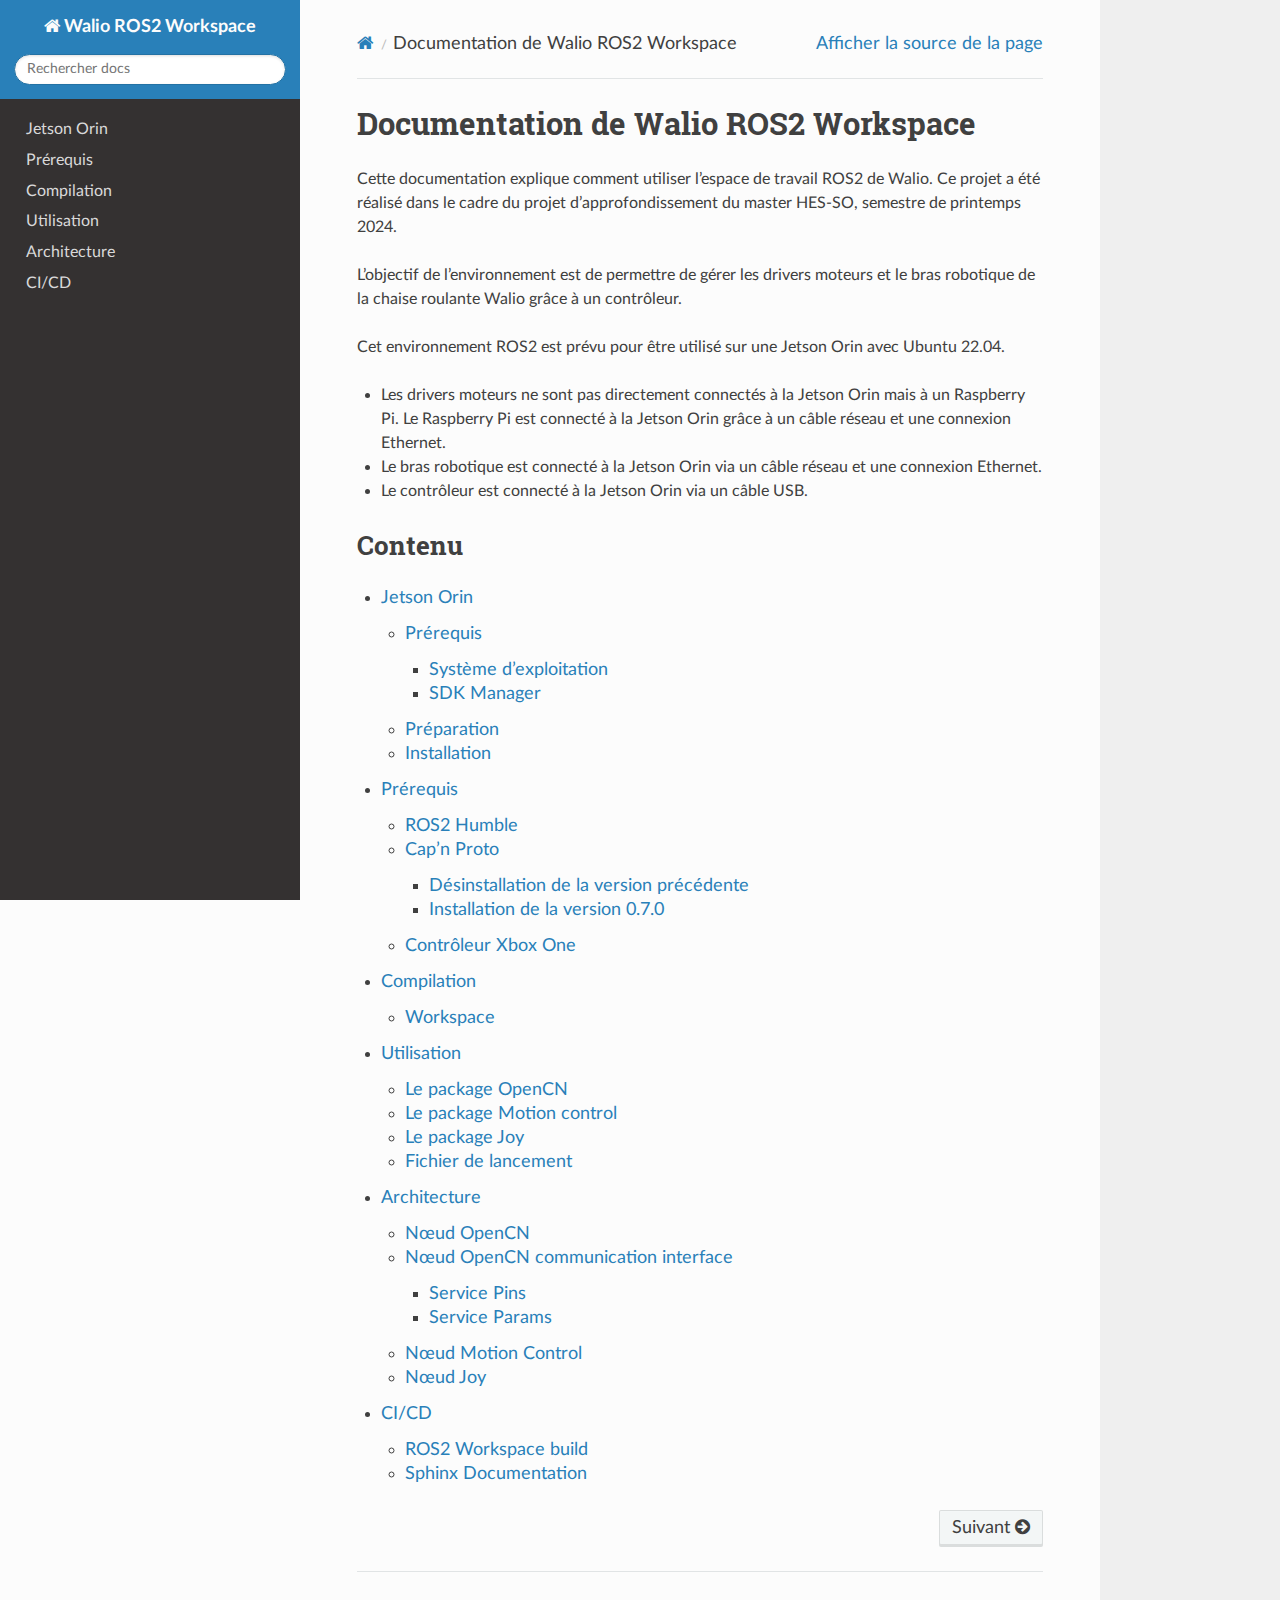
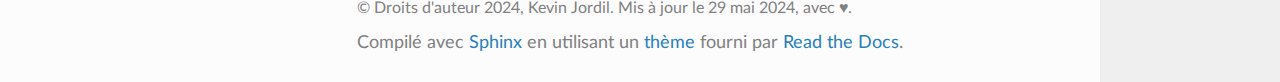
<file: index.html>
<!DOCTYPE html>
<html class="writer-html5" lang="fr" data-content_root="./">
<head>
  <meta charset="utf-8" /><meta name="viewport" content="width=device-width, initial-scale=1" />

  <meta name="viewport" content="width=device-width, initial-scale=1.0" />
  <title>Documentation de Walio ROS2 Workspace &mdash; Documentation Walio ROS2 Workspace 1.0.0</title>
      <link rel="stylesheet" type="text/css" href="_static/pygments.css?v=80d5e7a1" />
      <link rel="stylesheet" type="text/css" href="_static/css/theme.css?v=19f00094" />
      <link rel="stylesheet" type="text/css" href="_static/copybutton.css?v=76b2166b" />
      <link rel="stylesheet" type="text/css" href="_static/sphinxcontrib-images/LightBox2/lightbox2/dist/css/lightbox.css?v=5c84f910" />
      <link rel="stylesheet" type="text/css" href="_static/css/hacks.css?v=41e1d6ec" />

  
  <!--[if lt IE 9]>
    <script src="_static/js/html5shiv.min.js"></script>
  <![endif]-->
  
        <script src="_static/jquery.js?v=5d32c60e"></script>
        <script src="_static/_sphinx_javascript_frameworks_compat.js?v=2cd50e6c"></script>
        <script src="_static/documentation_options.js?v=05dadb3a"></script>
        <script src="_static/doctools.js?v=9a2dae69"></script>
        <script src="_static/sphinx_highlight.js?v=dc90522c"></script>
        <script src="_static/clipboard.min.js?v=a7894cd8"></script>
        <script src="_static/copybutton.js?v=f281be69"></script>
        <script src="_static/translations.js?v=bf059b8c"></script>
        <script src="_static/sphinxcontrib-images/LightBox2/lightbox2/dist/js/lightbox-plus-jquery.min.js?v=ffc8af2d"></script>
        <script src="_static/sphinxcontrib-images/LightBox2/lightbox2-customize/jquery-noconflict.js?v=12818e64"></script>
    <script src="_static/js/theme.js"></script>
    <link rel="search" title="Recherche" href="search.html" />
    <link rel="next" title="Jetson Orin" href="jetson.html" /> 
</head>

<body class="wy-body-for-nav"> 
  <div class="wy-grid-for-nav">
    <nav data-toggle="wy-nav-shift" class="wy-nav-side">
      <div class="wy-side-scroll">
        <div class="wy-side-nav-search" >

          
          
          <a href="#" class="icon icon-home">
            Walio ROS2 Workspace
          </a>
<div role="search">
  <form id="rtd-search-form" class="wy-form" action="search.html" method="get">
    <input type="text" name="q" placeholder="Rechercher docs" aria-label="Rechercher docs" />
    <input type="hidden" name="check_keywords" value="yes" />
    <input type="hidden" name="area" value="default" />
  </form>
</div>
        </div><div class="wy-menu wy-menu-vertical" data-spy="affix" role="navigation" aria-label="Navigation menu">
              <ul>
<li class="toctree-l1"><a class="reference internal" href="jetson.html">Jetson Orin</a></li>
<li class="toctree-l1"><a class="reference internal" href="prerequis.html">Prérequis</a></li>
<li class="toctree-l1"><a class="reference internal" href="compilation.html">Compilation</a></li>
<li class="toctree-l1"><a class="reference internal" href="utilisation.html">Utilisation</a></li>
<li class="toctree-l1"><a class="reference internal" href="architecture.html">Architecture</a></li>
<li class="toctree-l1"><a class="reference internal" href="cicd.html">CI/CD</a></li>
</ul>

        </div>
      </div>
    </nav>

    <section data-toggle="wy-nav-shift" class="wy-nav-content-wrap"><nav class="wy-nav-top" aria-label="Mobile navigation menu" >
          <i data-toggle="wy-nav-top" class="fa fa-bars"></i>
          <a href="#">Walio ROS2 Workspace</a>
      </nav>

      <div class="wy-nav-content">
        <div class="rst-content">
          <div role="navigation" aria-label="Page navigation">
  <ul class="wy-breadcrumbs">
      <li><a href="#" class="icon icon-home" aria-label="Home"></a></li>
      <li class="breadcrumb-item active">Documentation de Walio ROS2 Workspace</li>
      <li class="wy-breadcrumbs-aside">
            <a href="_sources/index.rst.txt" rel="nofollow"> Afficher la source de la page</a>
      </li>
  </ul>
  <hr/>
</div>
          <div role="main" class="document" itemscope="itemscope" itemtype="http://schema.org/Article">
           <div itemprop="articleBody">
             
  <section id="documentation-de-walio-ros2-workspace">
<h1>Documentation de Walio ROS2 Workspace<a class="headerlink" href="#documentation-de-walio-ros2-workspace" title="Lien vers cette rubrique"></a></h1>
<p>Cette documentation explique comment utiliser l’espace de travail ROS2 de Walio.
Ce projet a été réalisé dans le cadre du projet d’approfondissement du master HES-SO, semestre de printemps 2024.</p>
<p>L’objectif de l’environnement est de permettre de gérer les drivers moteurs et le bras robotique de la chaise roulante Walio grâce à un contrôleur.</p>
<p>Cet environnement ROS2 est prévu pour être utilisé sur une Jetson Orin avec Ubuntu 22.04.</p>
<ul class="simple">
<li><p>Les drivers moteurs ne sont pas directement connectés à la Jetson Orin mais à un Raspberry Pi. Le Raspberry Pi est connecté à la Jetson Orin grâce à un câble réseau et une connexion Ethernet.</p></li>
<li><p>Le bras robotique est connecté à la Jetson Orin via un câble réseau et une connexion Ethernet.</p></li>
<li><p>Le contrôleur est connecté à la Jetson Orin via un câble USB.</p></li>
</ul>
<section id="contenu">
<h2>Contenu<a class="headerlink" href="#contenu" title="Lien vers cette rubrique"></a></h2>
<div class="toctree-wrapper compound">
<ul>
<li class="toctree-l1"><a class="reference internal" href="jetson.html">Jetson Orin</a><ul>
<li class="toctree-l2"><a class="reference internal" href="jetson.html#prerequis">Prérequis</a><ul>
<li class="toctree-l3"><a class="reference internal" href="jetson.html#systeme-d-exploitation">Système d’exploitation</a></li>
<li class="toctree-l3"><a class="reference internal" href="jetson.html#sdk-manager">SDK Manager</a></li>
</ul>
</li>
<li class="toctree-l2"><a class="reference internal" href="jetson.html#preparation">Préparation</a></li>
<li class="toctree-l2"><a class="reference internal" href="jetson.html#installation">Installation</a></li>
</ul>
</li>
<li class="toctree-l1"><a class="reference internal" href="prerequis.html">Prérequis</a><ul>
<li class="toctree-l2"><a class="reference internal" href="prerequis.html#ros2-humble">ROS2 Humble</a></li>
<li class="toctree-l2"><a class="reference internal" href="prerequis.html#cap-n-proto">Cap’n Proto</a><ul>
<li class="toctree-l3"><a class="reference internal" href="prerequis.html#desinstallation-de-la-version-precedente">Désinstallation de la version précédente</a></li>
<li class="toctree-l3"><a class="reference internal" href="prerequis.html#installation-de-la-version-0-7-0">Installation de la version 0.7.0</a></li>
</ul>
</li>
<li class="toctree-l2"><a class="reference internal" href="prerequis.html#controleur-xbox-one">Contrôleur Xbox One</a></li>
</ul>
</li>
<li class="toctree-l1"><a class="reference internal" href="compilation.html">Compilation</a><ul>
<li class="toctree-l2"><a class="reference internal" href="compilation.html#workspace">Workspace</a></li>
</ul>
</li>
<li class="toctree-l1"><a class="reference internal" href="utilisation.html">Utilisation</a><ul>
<li class="toctree-l2"><a class="reference internal" href="utilisation.html#le-package-opencn">Le package OpenCN</a></li>
<li class="toctree-l2"><a class="reference internal" href="utilisation.html#le-package-motion-control">Le package Motion control</a></li>
<li class="toctree-l2"><a class="reference internal" href="utilisation.html#le-package-joy">Le package Joy</a></li>
<li class="toctree-l2"><a class="reference internal" href="utilisation.html#fichier-de-lancement">Fichier de lancement</a></li>
</ul>
</li>
<li class="toctree-l1"><a class="reference internal" href="architecture.html">Architecture</a><ul>
<li class="toctree-l2"><a class="reference internal" href="architecture.html#noeud-opencn">Nœud OpenCN</a></li>
<li class="toctree-l2"><a class="reference internal" href="architecture.html#noeud-opencn-communication-interface">Nœud OpenCN communication interface</a><ul>
<li class="toctree-l3"><a class="reference internal" href="architecture.html#service-pins">Service Pins</a></li>
<li class="toctree-l3"><a class="reference internal" href="architecture.html#service-params">Service Params</a></li>
</ul>
</li>
<li class="toctree-l2"><a class="reference internal" href="architecture.html#noeud-motion-control">Nœud Motion Control</a></li>
<li class="toctree-l2"><a class="reference internal" href="architecture.html#noeud-joy">Nœud Joy</a></li>
</ul>
</li>
<li class="toctree-l1"><a class="reference internal" href="cicd.html">CI/CD</a><ul>
<li class="toctree-l2"><a class="reference internal" href="cicd.html#ros2-workspace-build">ROS2 Workspace build</a></li>
<li class="toctree-l2"><a class="reference internal" href="cicd.html#sphinx-documentation">Sphinx Documentation</a></li>
</ul>
</li>
</ul>
</div>
</section>
</section>


           </div>
          </div>
          <footer><div class="rst-footer-buttons" role="navigation" aria-label="Pied de page">
        <a href="jetson.html" class="btn btn-neutral float-right" title="Jetson Orin" accesskey="n" rel="next">Suivant <span class="fa fa-arrow-circle-right" aria-hidden="true"></span></a>
    </div>

  <hr/>

  <div role="contentinfo">
    <p>&#169; Droits d'auteur 2024, Kevin Jordil.
      <span class="lastupdated">Mis à jour le 29 mai 2024, avec ♥.
      </span></p>
  </div>

  Compilé avec <a href="https://www.sphinx-doc.org/">Sphinx</a> en utilisant un
    <a href="https://github.com/readthedocs/sphinx_rtd_theme">thème</a>
    fourni par <a href="https://readthedocs.org">Read the Docs</a>.
   

</footer>
        </div>
      </div>
    </section>
  </div>
  <script>
      jQuery(function () {
          SphinxRtdTheme.Navigation.enable(true);
      });
  </script> 

</body>
</html>
</file>
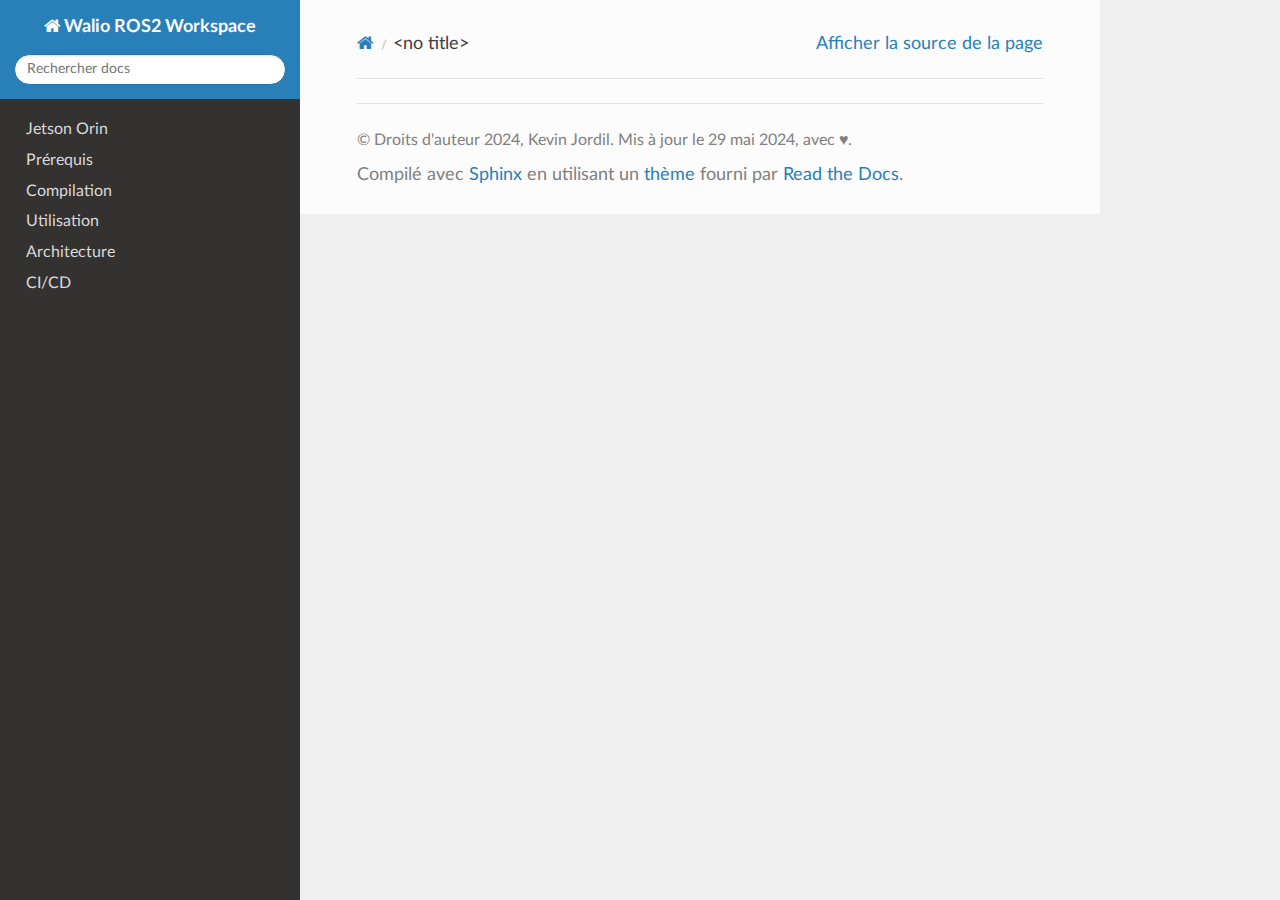
<file: .special.html>
<!DOCTYPE html>
<html class="writer-html5" lang="fr" data-content_root="./">
<head>
  <meta charset="utf-8" /><meta name="viewport" content="width=device-width, initial-scale=1" />

  <meta name="viewport" content="width=device-width, initial-scale=1.0" />
  <title>&lt;no title&gt; &mdash; Documentation Walio ROS2 Workspace 1.0.0</title>
      <link rel="stylesheet" type="text/css" href="_static/pygments.css?v=80d5e7a1" />
      <link rel="stylesheet" type="text/css" href="_static/css/theme.css?v=19f00094" />
      <link rel="stylesheet" type="text/css" href="_static/copybutton.css?v=76b2166b" />
      <link rel="stylesheet" type="text/css" href="_static/sphinxcontrib-images/LightBox2/lightbox2/dist/css/lightbox.css?v=5c84f910" />
      <link rel="stylesheet" type="text/css" href="_static/css/hacks.css?v=41e1d6ec" />

  
  <!--[if lt IE 9]>
    <script src="_static/js/html5shiv.min.js"></script>
  <![endif]-->
  
        <script src="_static/jquery.js?v=5d32c60e"></script>
        <script src="_static/_sphinx_javascript_frameworks_compat.js?v=2cd50e6c"></script>
        <script src="_static/documentation_options.js?v=05dadb3a"></script>
        <script src="_static/doctools.js?v=9a2dae69"></script>
        <script src="_static/sphinx_highlight.js?v=dc90522c"></script>
        <script src="_static/clipboard.min.js?v=a7894cd8"></script>
        <script src="_static/copybutton.js?v=f281be69"></script>
        <script src="_static/translations.js?v=bf059b8c"></script>
        <script src="_static/sphinxcontrib-images/LightBox2/lightbox2/dist/js/lightbox-plus-jquery.min.js?v=ffc8af2d"></script>
        <script src="_static/sphinxcontrib-images/LightBox2/lightbox2-customize/jquery-noconflict.js?v=12818e64"></script>
    <script src="_static/js/theme.js"></script>
    <link rel="search" title="Recherche" href="search.html" /> 
</head>

<body class="wy-body-for-nav"> 
  <div class="wy-grid-for-nav">
    <nav data-toggle="wy-nav-shift" class="wy-nav-side">
      <div class="wy-side-scroll">
        <div class="wy-side-nav-search" >

          
          
          <a href="index.html" class="icon icon-home">
            Walio ROS2 Workspace
          </a>
<div role="search">
  <form id="rtd-search-form" class="wy-form" action="search.html" method="get">
    <input type="text" name="q" placeholder="Rechercher docs" aria-label="Rechercher docs" />
    <input type="hidden" name="check_keywords" value="yes" />
    <input type="hidden" name="area" value="default" />
  </form>
</div>
        </div><div class="wy-menu wy-menu-vertical" data-spy="affix" role="navigation" aria-label="Navigation menu">
              <ul>
<li class="toctree-l1"><a class="reference internal" href="jetson.html">Jetson Orin</a></li>
<li class="toctree-l1"><a class="reference internal" href="prerequis.html">Prérequis</a></li>
<li class="toctree-l1"><a class="reference internal" href="compilation.html">Compilation</a></li>
<li class="toctree-l1"><a class="reference internal" href="utilisation.html">Utilisation</a></li>
<li class="toctree-l1"><a class="reference internal" href="architecture.html">Architecture</a></li>
<li class="toctree-l1"><a class="reference internal" href="cicd.html">CI/CD</a></li>
</ul>

        </div>
      </div>
    </nav>

    <section data-toggle="wy-nav-shift" class="wy-nav-content-wrap"><nav class="wy-nav-top" aria-label="Mobile navigation menu" >
          <i data-toggle="wy-nav-top" class="fa fa-bars"></i>
          <a href="index.html">Walio ROS2 Workspace</a>
      </nav>

      <div class="wy-nav-content">
        <div class="rst-content">
          <div role="navigation" aria-label="Page navigation">
  <ul class="wy-breadcrumbs">
      <li><a href="index.html" class="icon icon-home" aria-label="Home"></a></li>
      <li class="breadcrumb-item active">&lt;no title&gt;</li>
      <li class="wy-breadcrumbs-aside">
            <a href="_sources/.special.rst.txt" rel="nofollow"> Afficher la source de la page</a>
      </li>
  </ul>
  <hr/>
</div>
          <div role="main" class="document" itemscope="itemscope" itemtype="http://schema.org/Article">
           <div itemprop="articleBody">
             
  

           </div>
          </div>
          <footer>

  <hr/>

  <div role="contentinfo">
    <p>&#169; Droits d'auteur 2024, Kevin Jordil.
      <span class="lastupdated">Mis à jour le 29 mai 2024, avec ♥.
      </span></p>
  </div>

  Compilé avec <a href="https://www.sphinx-doc.org/">Sphinx</a> en utilisant un
    <a href="https://github.com/readthedocs/sphinx_rtd_theme">thème</a>
    fourni par <a href="https://readthedocs.org">Read the Docs</a>.
   

</footer>
        </div>
      </div>
    </section>
  </div>
  <script>
      jQuery(function () {
          SphinxRtdTheme.Navigation.enable(true);
      });
  </script> 

</body>
</html>
</file>
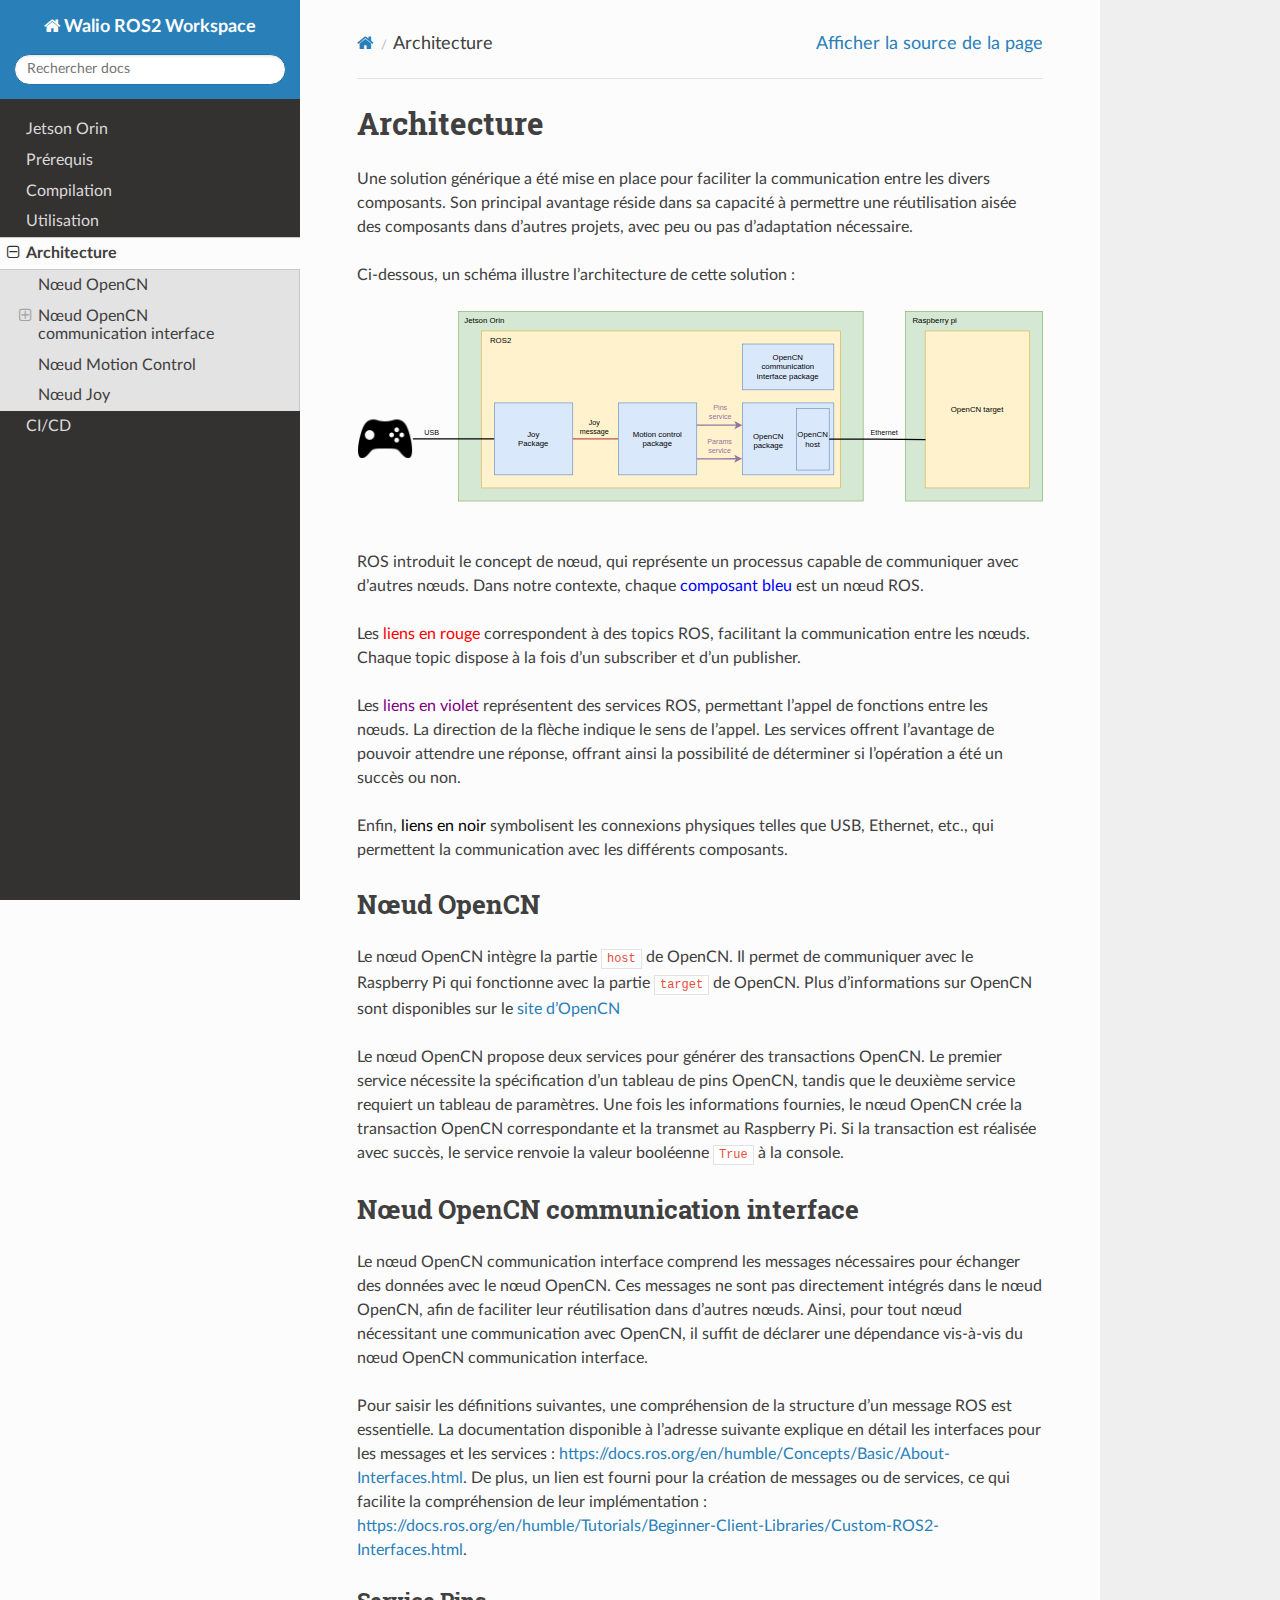
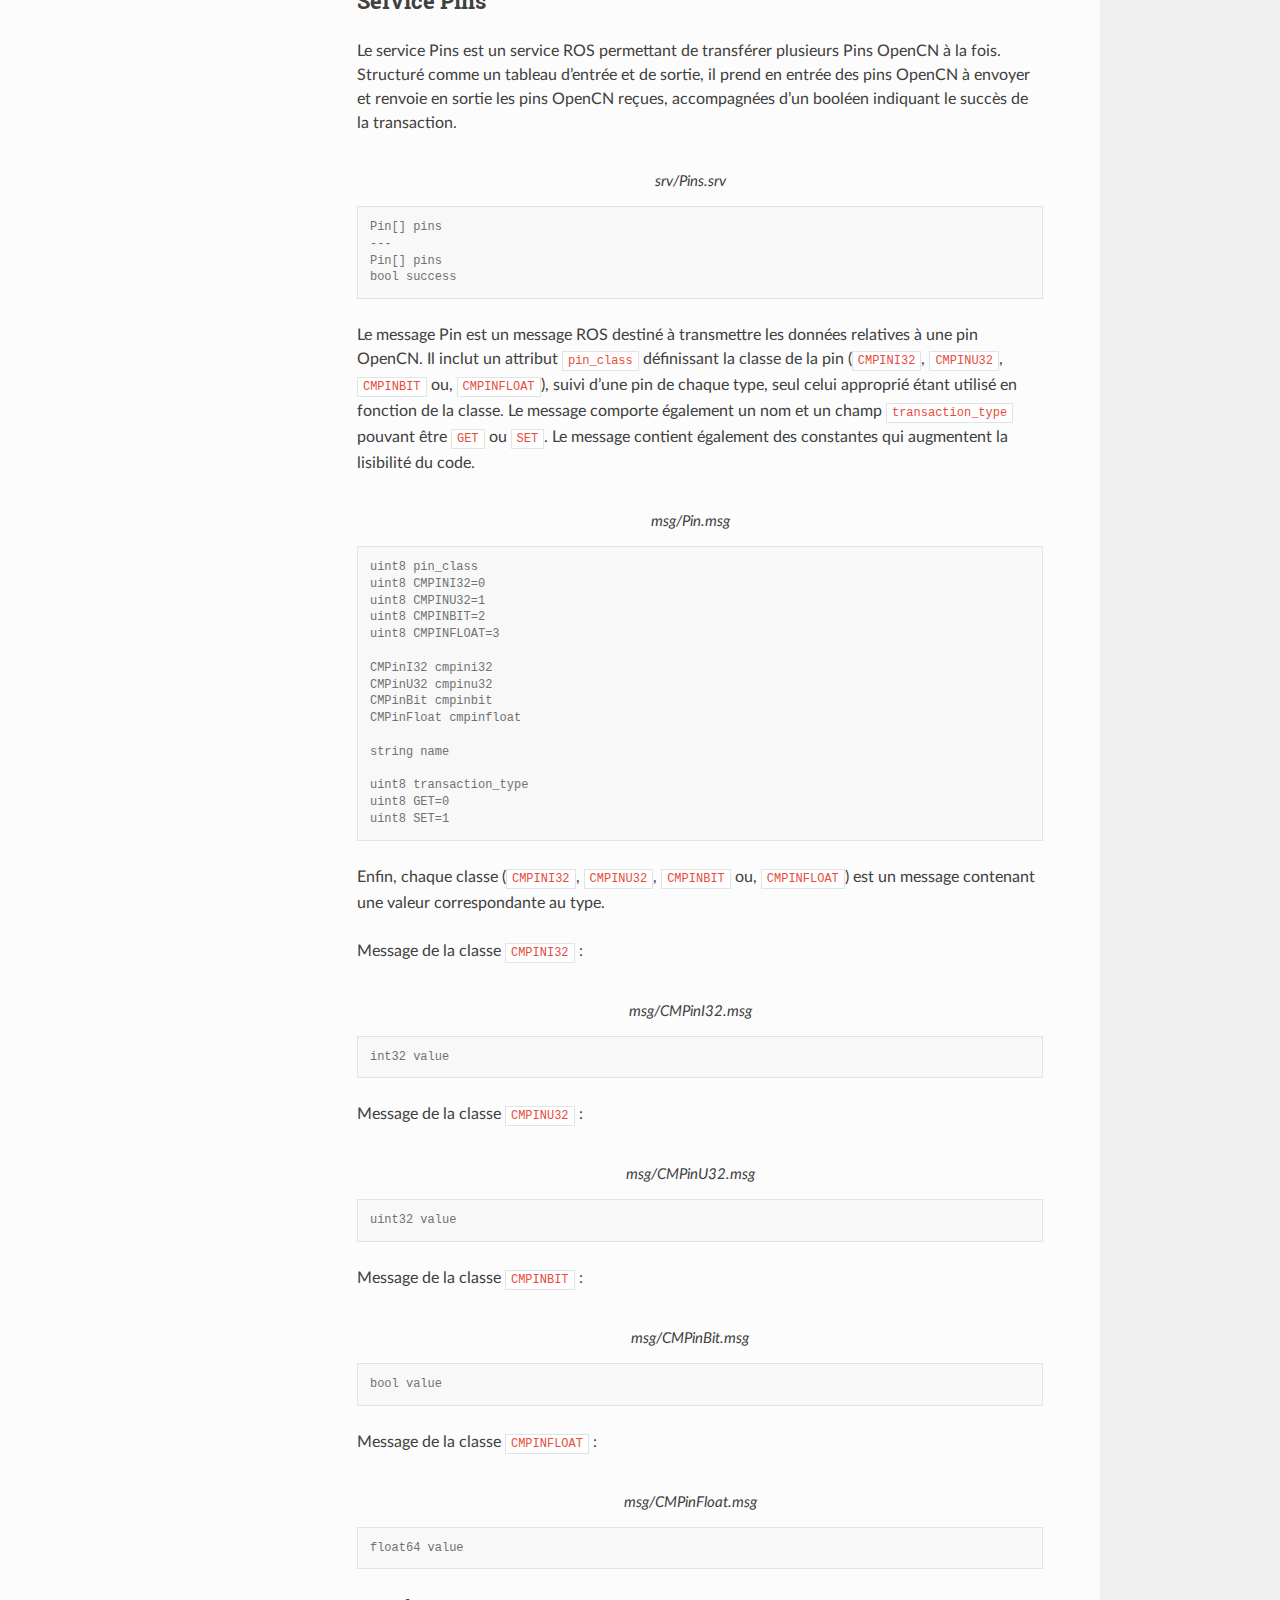
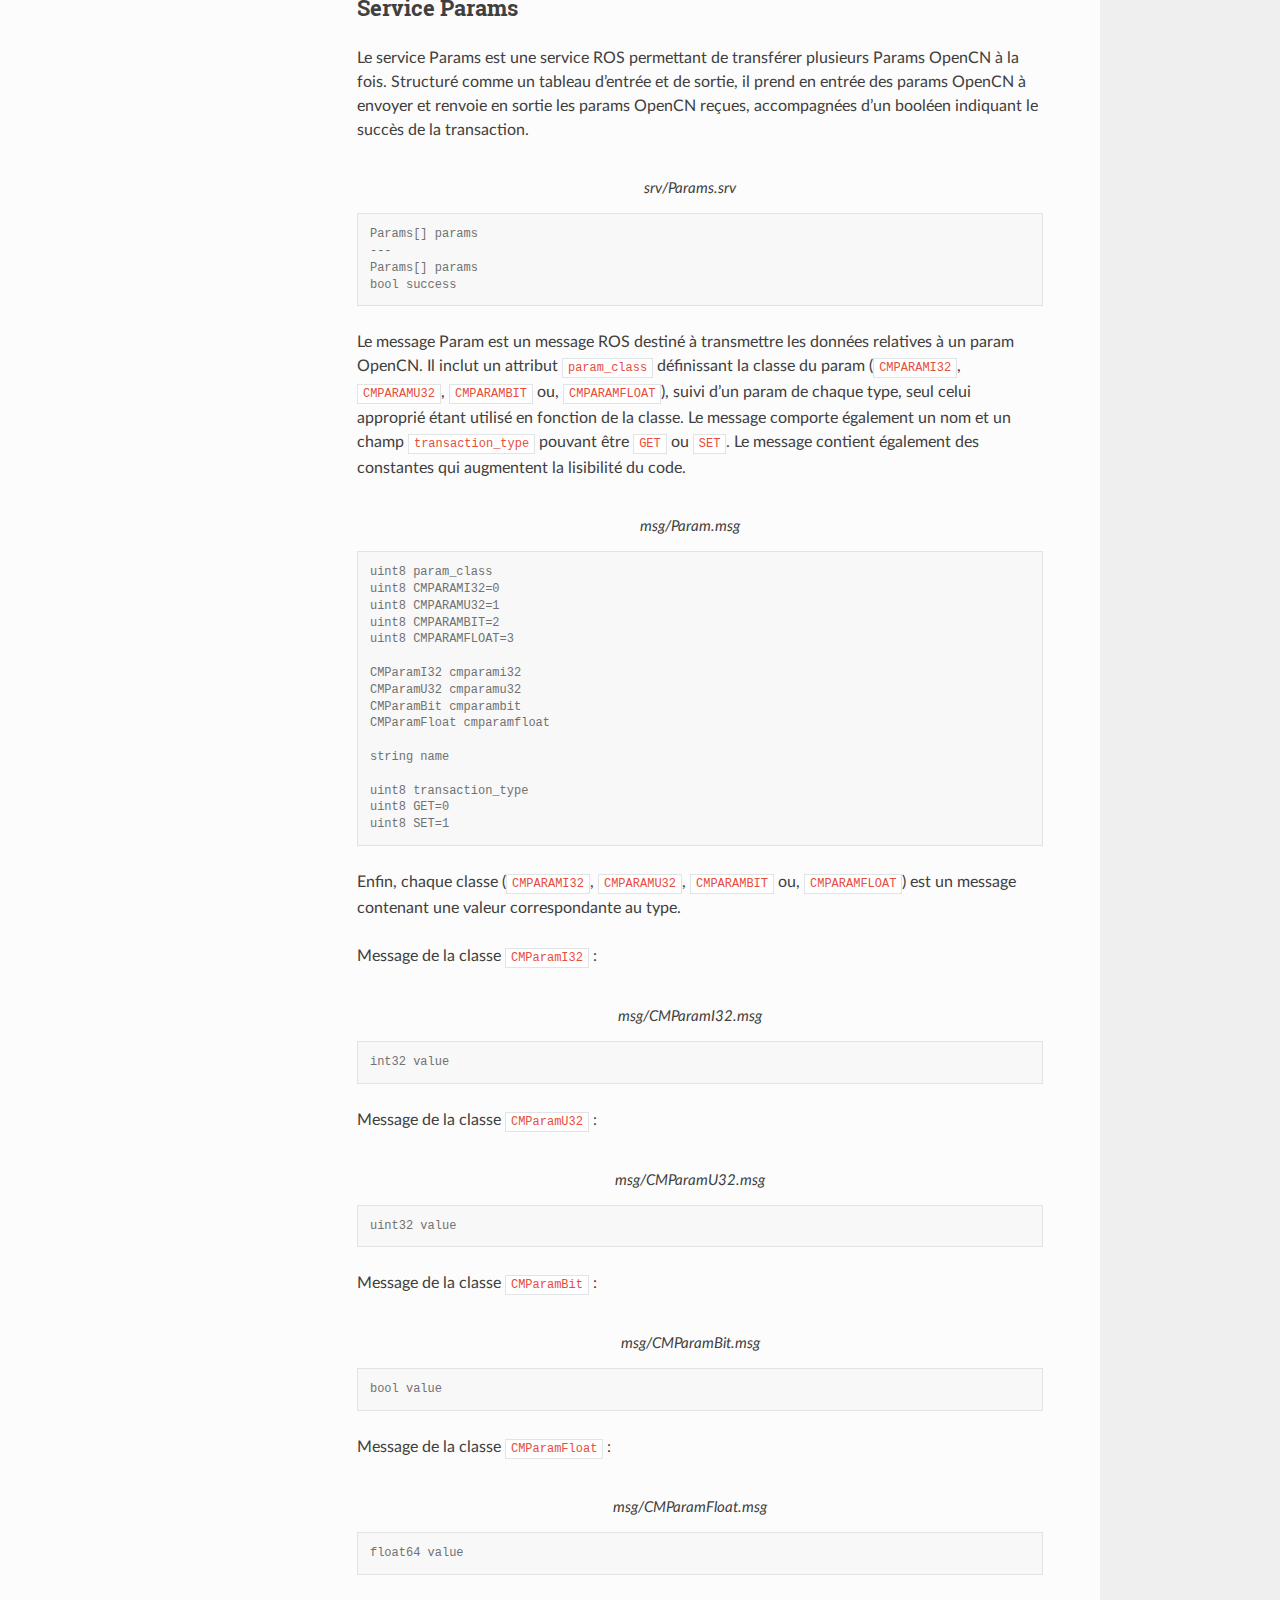
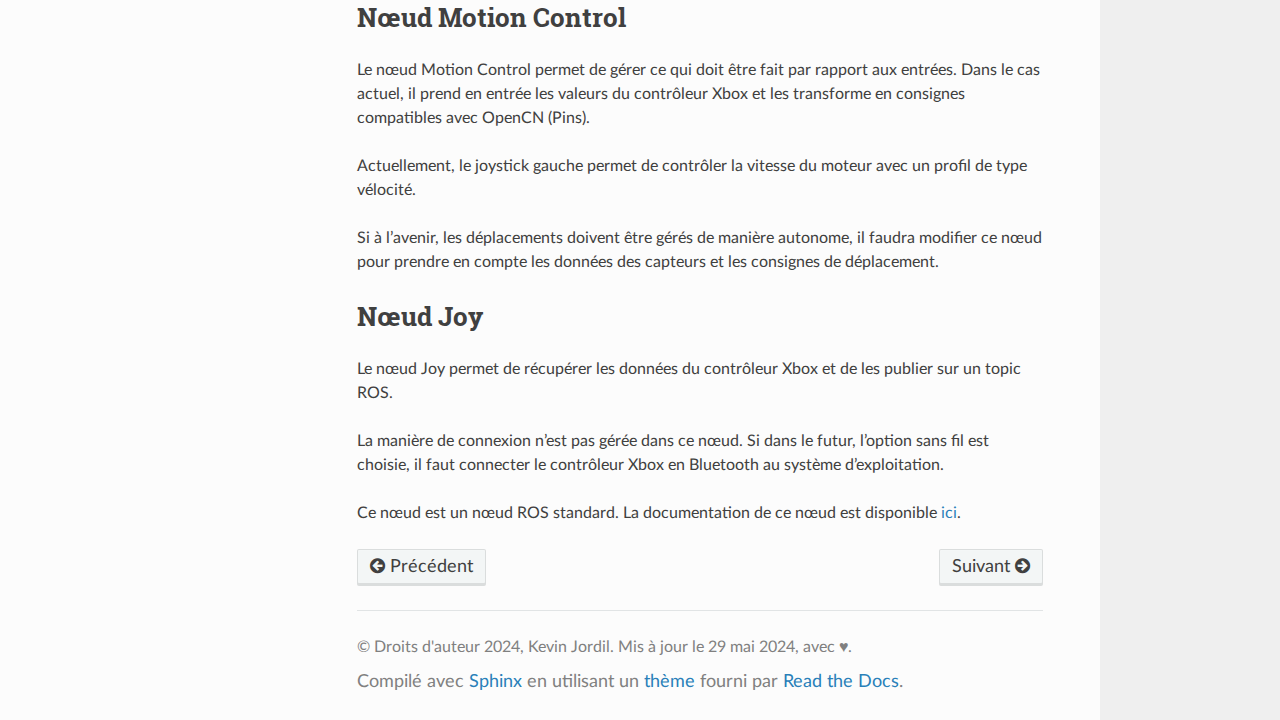
<file: architecture.html>
<!DOCTYPE html>
<html class="writer-html5" lang="fr" data-content_root="./">
<head>
  <meta charset="utf-8" /><meta name="viewport" content="width=device-width, initial-scale=1" />

  <meta name="viewport" content="width=device-width, initial-scale=1.0" />
  <title>Architecture &mdash; Documentation Walio ROS2 Workspace 1.0.0</title>
      <link rel="stylesheet" type="text/css" href="_static/pygments.css?v=80d5e7a1" />
      <link rel="stylesheet" type="text/css" href="_static/css/theme.css?v=19f00094" />
      <link rel="stylesheet" type="text/css" href="_static/copybutton.css?v=76b2166b" />
      <link rel="stylesheet" type="text/css" href="_static/sphinxcontrib-images/LightBox2/lightbox2/dist/css/lightbox.css?v=5c84f910" />
      <link rel="stylesheet" type="text/css" href="_static/css/hacks.css?v=41e1d6ec" />

  
  <!--[if lt IE 9]>
    <script src="_static/js/html5shiv.min.js"></script>
  <![endif]-->
  
        <script src="_static/jquery.js?v=5d32c60e"></script>
        <script src="_static/_sphinx_javascript_frameworks_compat.js?v=2cd50e6c"></script>
        <script src="_static/documentation_options.js?v=05dadb3a"></script>
        <script src="_static/doctools.js?v=9a2dae69"></script>
        <script src="_static/sphinx_highlight.js?v=dc90522c"></script>
        <script src="_static/clipboard.min.js?v=a7894cd8"></script>
        <script src="_static/copybutton.js?v=f281be69"></script>
        <script src="_static/translations.js?v=bf059b8c"></script>
        <script src="_static/sphinxcontrib-images/LightBox2/lightbox2/dist/js/lightbox-plus-jquery.min.js?v=ffc8af2d"></script>
        <script src="_static/sphinxcontrib-images/LightBox2/lightbox2-customize/jquery-noconflict.js?v=12818e64"></script>
    <script src="_static/js/theme.js"></script>
    <link rel="search" title="Recherche" href="search.html" />
    <link rel="next" title="CI/CD" href="cicd.html" />
    <link rel="prev" title="Utilisation" href="utilisation.html" /> 
</head>

<body class="wy-body-for-nav"> 
  <div class="wy-grid-for-nav">
    <nav data-toggle="wy-nav-shift" class="wy-nav-side">
      <div class="wy-side-scroll">
        <div class="wy-side-nav-search" >

          
          
          <a href="index.html" class="icon icon-home">
            Walio ROS2 Workspace
          </a>
<div role="search">
  <form id="rtd-search-form" class="wy-form" action="search.html" method="get">
    <input type="text" name="q" placeholder="Rechercher docs" aria-label="Rechercher docs" />
    <input type="hidden" name="check_keywords" value="yes" />
    <input type="hidden" name="area" value="default" />
  </form>
</div>
        </div><div class="wy-menu wy-menu-vertical" data-spy="affix" role="navigation" aria-label="Navigation menu">
              <ul class="current">
<li class="toctree-l1"><a class="reference internal" href="jetson.html">Jetson Orin</a></li>
<li class="toctree-l1"><a class="reference internal" href="prerequis.html">Prérequis</a></li>
<li class="toctree-l1"><a class="reference internal" href="compilation.html">Compilation</a></li>
<li class="toctree-l1"><a class="reference internal" href="utilisation.html">Utilisation</a></li>
<li class="toctree-l1 current"><a class="current reference internal" href="#">Architecture</a><ul>
<li class="toctree-l2"><a class="reference internal" href="#noeud-opencn">Nœud OpenCN</a></li>
<li class="toctree-l2"><a class="reference internal" href="#noeud-opencn-communication-interface">Nœud OpenCN communication interface</a><ul>
<li class="toctree-l3"><a class="reference internal" href="#service-pins">Service Pins</a></li>
<li class="toctree-l3"><a class="reference internal" href="#service-params">Service Params</a></li>
</ul>
</li>
<li class="toctree-l2"><a class="reference internal" href="#noeud-motion-control">Nœud Motion Control</a></li>
<li class="toctree-l2"><a class="reference internal" href="#noeud-joy">Nœud Joy</a></li>
</ul>
</li>
<li class="toctree-l1"><a class="reference internal" href="cicd.html">CI/CD</a></li>
</ul>

        </div>
      </div>
    </nav>

    <section data-toggle="wy-nav-shift" class="wy-nav-content-wrap"><nav class="wy-nav-top" aria-label="Mobile navigation menu" >
          <i data-toggle="wy-nav-top" class="fa fa-bars"></i>
          <a href="index.html">Walio ROS2 Workspace</a>
      </nav>

      <div class="wy-nav-content">
        <div class="rst-content">
          <div role="navigation" aria-label="Page navigation">
  <ul class="wy-breadcrumbs">
      <li><a href="index.html" class="icon icon-home" aria-label="Home"></a></li>
      <li class="breadcrumb-item active">Architecture</li>
      <li class="wy-breadcrumbs-aside">
            <a href="_sources/architecture.rst.txt" rel="nofollow"> Afficher la source de la page</a>
      </li>
  </ul>
  <hr/>
</div>
          <div role="main" class="document" itemscope="itemscope" itemtype="http://schema.org/Article">
           <div itemprop="articleBody">
             
  <section id="architecture">
<h1>Architecture<a class="headerlink" href="#architecture" title="Lien vers cette rubrique"></a></h1>
<p>Une solution générique a été mise en place pour faciliter la communication entre les divers composants.
Son principal avantage réside dans sa capacité à permettre une réutilisation aisée des composants dans d’autres projets, avec peu ou pas d’adaptation nécessaire.</p>
<p>Ci-dessous, un schéma illustre l’architecture de cette solution :</p>
<a class=""
               data-lightbox="group-0c2efc03-56c3-4296-a7b1-4b97dd7392ba"
               href="_images/architecture.svg"
               title=""
               data-title=""
               
               ><img src="_images/architecture.svg"
                     class="align-center"
                     width="100%"
                     height="auto"
                     alt="Architecture"/>
                </a><div class="line-block">
<div class="line"><br /></div>
</div>
<p>ROS introduit le concept de nœud, qui représente un processus capable de communiquer avec d’autres nœuds.
Dans notre contexte, chaque <span class="blue">composant bleu</span> est un nœud ROS.</p>
<p>Les <span class="red">liens en rouge</span> correspondent à des topics ROS, facilitant la communication entre les nœuds.
Chaque topic dispose à la fois d’un subscriber et d’un publisher.</p>
<p>Les <span class="purple">liens en violet</span> représentent des services ROS, permettant l’appel de fonctions entre les nœuds.
La direction de la flèche indique le sens de l’appel.
Les services offrent l’avantage de pouvoir attendre une réponse, offrant ainsi la possibilité de déterminer si l’opération a été un succès ou non.</p>
<p>Enfin, <span class="black">liens en noir</span> symbolisent les connexions physiques telles que USB, Ethernet, etc., qui permettent la communication avec les différents composants.</p>
<section id="noeud-opencn">
<h2>Nœud OpenCN<a class="headerlink" href="#noeud-opencn" title="Lien vers cette rubrique"></a></h2>
<p>Le nœud OpenCN intègre la partie <code class="code highlight bash docutils literal highlight-bash">host</code> de OpenCN.
Il permet de communiquer avec le Raspberry Pi qui fonctionne avec la partie <code class="code highlight bash docutils literal highlight-bash">target</code> de OpenCN.
Plus d’informations sur OpenCN sont disponibles sur le <a class="reference external" href="https://opencn.heig-vd.ch/">site d’OpenCN</a></p>
<p>Le nœud OpenCN propose deux services pour générer des transactions OpenCN.
Le premier service nécessite la spécification d’un tableau de pins OpenCN, tandis que le deuxième service requiert un tableau de paramètres.
Une fois les informations fournies, le nœud OpenCN crée la transaction OpenCN correspondante et la transmet au Raspberry Pi.
Si la transaction est réalisée avec succès, le service renvoie la valeur booléenne <code class="code highlight bash docutils literal highlight-bash">True</code> à la console.</p>
</section>
<section id="noeud-opencn-communication-interface">
<h2>Nœud OpenCN communication interface<a class="headerlink" href="#noeud-opencn-communication-interface" title="Lien vers cette rubrique"></a></h2>
<p>Le nœud OpenCN communication interface comprend les messages nécessaires pour échanger des données avec le nœud OpenCN.
Ces messages ne sont pas directement intégrés dans le nœud OpenCN, afin de faciliter leur réutilisation dans d’autres nœuds.
Ainsi, pour tout nœud nécessitant une communication avec OpenCN, il suffit de déclarer une dépendance vis-à-vis du nœud OpenCN communication interface.</p>
<p>Pour saisir les définitions suivantes, une compréhension de la structure d’un message ROS est essentielle.
La documentation disponible à l’adresse suivante explique en détail les interfaces pour les messages et les services : <a class="reference external" href="https://docs.ros.org/en/humble/Concepts/Basic/About-Interfaces.html">https://docs.ros.org/en/humble/Concepts/Basic/About-Interfaces.html</a>.
De plus, un lien est fourni pour la création de messages ou de services, ce qui facilite la compréhension de leur implémentation : <a class="reference external" href="https://docs.ros.org/en/humble/Tutorials/Beginner-Client-Libraries/Custom-ROS2-Interfaces.html">https://docs.ros.org/en/humble/Tutorials/Beginner-Client-Libraries/Custom-ROS2-Interfaces.html</a>.</p>
<section id="service-pins">
<h3>Service Pins<a class="headerlink" href="#service-pins" title="Lien vers cette rubrique"></a></h3>
<p>Le service Pins est un service ROS permettant de transférer plusieurs Pins OpenCN à la fois.
Structuré comme un tableau d’entrée et de sortie, il prend en entrée des pins OpenCN à envoyer et renvoie en sortie les pins OpenCN reçues, accompagnées d’un booléen indiquant le succès de la transaction.</p>
<div class="literal-block-wrapper docutils container" id="id1">
<div class="code-block-caption"><span class="caption-text">srv/Pins.srv</span><a class="headerlink" href="#id1" title="Lien vers ce code"></a></div>
<div class="highlight-console notranslate"><div class="highlight"><pre><span></span><span class="go">Pin[] pins</span>
<span class="go">---</span>
<span class="go">Pin[] pins</span>
<span class="go">bool success</span>
</pre></div>
</div>
</div>
<p>Le message Pin est un message ROS destiné à transmettre les données relatives à une pin OpenCN.
Il inclut un attribut <code class="code highlight bash docutils literal highlight-bash">pin_class</code> définissant la classe de la pin (<code class="code highlight bash docutils literal highlight-bash">CMPINI32</code>, <code class="code highlight bash docutils literal highlight-bash">CMPINU32</code>, <code class="code highlight bash docutils literal highlight-bash">CMPINBIT</code> ou, <code class="code highlight bash docutils literal highlight-bash">CMPINFLOAT</code>), suivi d’une pin de chaque type, seul celui approprié étant utilisé en fonction de la classe.
Le message comporte également un nom et un champ <code class="code highlight bash docutils literal highlight-bash">transaction_type</code> pouvant être <code class="code highlight bash docutils literal highlight-bash">GET</code> ou <code class="code highlight bash docutils literal highlight-bash">SET</code>.
Le message contient également des constantes qui augmentent la lisibilité du code.</p>
<div class="literal-block-wrapper docutils container" id="id2">
<div class="code-block-caption"><span class="caption-text">msg/Pin.msg</span><a class="headerlink" href="#id2" title="Lien vers ce code"></a></div>
<div class="highlight-console notranslate"><div class="highlight"><pre><span></span><span class="go">uint8 pin_class</span>
<span class="go">uint8 CMPINI32=0</span>
<span class="go">uint8 CMPINU32=1</span>
<span class="go">uint8 CMPINBIT=2</span>
<span class="go">uint8 CMPINFLOAT=3</span>

<span class="go">CMPinI32 cmpini32</span>
<span class="go">CMPinU32 cmpinu32</span>
<span class="go">CMPinBit cmpinbit</span>
<span class="go">CMPinFloat cmpinfloat</span>

<span class="go">string name</span>

<span class="go">uint8 transaction_type</span>
<span class="go">uint8 GET=0</span>
<span class="go">uint8 SET=1</span>
</pre></div>
</div>
</div>
<p>Enfin, chaque classe (<code class="code highlight bash docutils literal highlight-bash">CMPINI32</code>, <code class="code highlight bash docutils literal highlight-bash">CMPINU32</code>, <code class="code highlight bash docutils literal highlight-bash">CMPINBIT</code> ou, <code class="code highlight bash docutils literal highlight-bash">CMPINFLOAT</code>) est un message contenant une valeur correspondante au type.</p>
<p>Message de la classe <code class="code highlight bash docutils literal highlight-bash">CMPINI32</code> :</p>
<div class="literal-block-wrapper docutils container" id="id3">
<div class="code-block-caption"><span class="caption-text">msg/CMPinI32.msg</span><a class="headerlink" href="#id3" title="Lien vers ce code"></a></div>
<div class="highlight-console notranslate"><div class="highlight"><pre><span></span><span class="go">int32 value</span>
</pre></div>
</div>
</div>
<p>Message de la classe <code class="code highlight bash docutils literal highlight-bash">CMPINU32</code> :</p>
<div class="literal-block-wrapper docutils container" id="id4">
<div class="code-block-caption"><span class="caption-text">msg/CMPinU32.msg</span><a class="headerlink" href="#id4" title="Lien vers ce code"></a></div>
<div class="highlight-console notranslate"><div class="highlight"><pre><span></span><span class="go">uint32 value</span>
</pre></div>
</div>
</div>
<p>Message de la classe <code class="code highlight bash docutils literal highlight-bash">CMPINBIT</code> :</p>
<div class="literal-block-wrapper docutils container" id="id5">
<div class="code-block-caption"><span class="caption-text">msg/CMPinBit.msg</span><a class="headerlink" href="#id5" title="Lien vers ce code"></a></div>
<div class="highlight-console notranslate"><div class="highlight"><pre><span></span><span class="go">bool value</span>
</pre></div>
</div>
</div>
<p>Message de la classe <code class="code highlight bash docutils literal highlight-bash">CMPINFLOAT</code> :</p>
<div class="literal-block-wrapper docutils container" id="id6">
<div class="code-block-caption"><span class="caption-text">msg/CMPinFloat.msg</span><a class="headerlink" href="#id6" title="Lien vers ce code"></a></div>
<div class="highlight-console notranslate"><div class="highlight"><pre><span></span><span class="go">float64 value</span>
</pre></div>
</div>
</div>
</section>
<section id="service-params">
<h3>Service Params<a class="headerlink" href="#service-params" title="Lien vers cette rubrique"></a></h3>
<p>Le service Params est une service ROS permettant de transférer plusieurs Params OpenCN à la fois.
Structuré comme un tableau d’entrée et de sortie, il prend en entrée des params OpenCN à envoyer et renvoie en sortie les params OpenCN reçues, accompagnées d’un booléen indiquant le succès de la transaction.</p>
<div class="literal-block-wrapper docutils container" id="id7">
<div class="code-block-caption"><span class="caption-text">srv/Params.srv</span><a class="headerlink" href="#id7" title="Lien vers ce code"></a></div>
<div class="highlight-console notranslate"><div class="highlight"><pre><span></span><span class="go">Params[] params</span>
<span class="go">---</span>
<span class="go">Params[] params</span>
<span class="go">bool success</span>
</pre></div>
</div>
</div>
<p>Le message Param est un message ROS destiné à transmettre les données relatives à un param OpenCN.
Il inclut un attribut <code class="code highlight bash docutils literal highlight-bash">param_class</code> définissant la classe du param (<code class="code highlight bash docutils literal highlight-bash">CMPARAMI32</code>, <code class="code highlight bash docutils literal highlight-bash">CMPARAMU32</code>, <code class="code highlight bash docutils literal highlight-bash">CMPARAMBIT</code> ou, <code class="code highlight bash docutils literal highlight-bash">CMPARAMFLOAT</code>), suivi d’un param de chaque type, seul celui approprié étant utilisé en fonction de la classe.
Le message comporte également un nom et un champ <code class="code highlight bash docutils literal highlight-bash">transaction_type</code> pouvant être <code class="code highlight bash docutils literal highlight-bash">GET</code> ou <code class="code highlight bash docutils literal highlight-bash">SET</code>.
Le message contient également des constantes qui augmentent la lisibilité du code.</p>
<div class="literal-block-wrapper docutils container" id="id8">
<div class="code-block-caption"><span class="caption-text">msg/Param.msg</span><a class="headerlink" href="#id8" title="Lien vers ce code"></a></div>
<div class="highlight-console notranslate"><div class="highlight"><pre><span></span><span class="go">uint8 param_class</span>
<span class="go">uint8 CMPARAMI32=0</span>
<span class="go">uint8 CMPARAMU32=1</span>
<span class="go">uint8 CMPARAMBIT=2</span>
<span class="go">uint8 CMPARAMFLOAT=3</span>

<span class="go">CMParamI32 cmparami32</span>
<span class="go">CMParamU32 cmparamu32</span>
<span class="go">CMParamBit cmparambit</span>
<span class="go">CMParamFloat cmparamfloat</span>

<span class="go">string name</span>

<span class="go">uint8 transaction_type</span>
<span class="go">uint8 GET=0</span>
<span class="go">uint8 SET=1</span>
</pre></div>
</div>
</div>
<p>Enfin, chaque classe (<code class="code highlight bash docutils literal highlight-bash">CMPARAMI32</code>, <code class="code highlight bash docutils literal highlight-bash">CMPARAMU32</code>, <code class="code highlight bash docutils literal highlight-bash">CMPARAMBIT</code> ou, <code class="code highlight bash docutils literal highlight-bash">CMPARAMFLOAT</code>) est un message contenant une valeur correspondante au type.</p>
<p>Message de la classe <code class="code highlight bash docutils literal highlight-bash">CMParamI32</code> :</p>
<div class="literal-block-wrapper docutils container" id="id9">
<div class="code-block-caption"><span class="caption-text">msg/CMParamI32.msg</span><a class="headerlink" href="#id9" title="Lien vers ce code"></a></div>
<div class="highlight-console notranslate"><div class="highlight"><pre><span></span><span class="go">int32 value</span>
</pre></div>
</div>
</div>
<p>Message de la classe <code class="code highlight bash docutils literal highlight-bash">CMParamU32</code> :</p>
<div class="literal-block-wrapper docutils container" id="id10">
<div class="code-block-caption"><span class="caption-text">msg/CMParamU32.msg</span><a class="headerlink" href="#id10" title="Lien vers ce code"></a></div>
<div class="highlight-console notranslate"><div class="highlight"><pre><span></span><span class="go">uint32 value</span>
</pre></div>
</div>
</div>
<p>Message de la classe <code class="code highlight bash docutils literal highlight-bash">CMParamBit</code> :</p>
<div class="literal-block-wrapper docutils container" id="id11">
<div class="code-block-caption"><span class="caption-text">msg/CMParamBit.msg</span><a class="headerlink" href="#id11" title="Lien vers ce code"></a></div>
<div class="highlight-console notranslate"><div class="highlight"><pre><span></span><span class="go">bool value</span>
</pre></div>
</div>
</div>
<p>Message de la classe <code class="code highlight bash docutils literal highlight-bash">CMParamFloat</code> :</p>
<div class="literal-block-wrapper docutils container" id="id12">
<div class="code-block-caption"><span class="caption-text">msg/CMParamFloat.msg</span><a class="headerlink" href="#id12" title="Lien vers ce code"></a></div>
<div class="highlight-console notranslate"><div class="highlight"><pre><span></span><span class="go">float64 value</span>
</pre></div>
</div>
</div>
</section>
</section>
<section id="noeud-motion-control">
<h2>Nœud Motion Control<a class="headerlink" href="#noeud-motion-control" title="Lien vers cette rubrique"></a></h2>
<p>Le nœud Motion Control permet de gérer ce qui doit être fait par rapport aux entrées.
Dans le cas actuel, il prend en entrée les valeurs du contrôleur Xbox et les transforme en consignes compatibles avec OpenCN (Pins).</p>
<p>Actuellement, le joystick gauche permet de contrôler la vitesse du moteur avec un profil de type vélocité.</p>
<p>Si à l’avenir, les déplacements doivent être gérés de manière autonome, il faudra modifier ce nœud pour prendre en compte les données des capteurs et les consignes de déplacement.</p>
</section>
<section id="noeud-joy">
<h2>Nœud Joy<a class="headerlink" href="#noeud-joy" title="Lien vers cette rubrique"></a></h2>
<p>Le nœud Joy permet de récupérer les données du contrôleur Xbox et de les publier sur un topic ROS.</p>
<p>La manière de connexion n’est pas gérée dans ce nœud.
Si dans le futur, l’option sans fil est choisie, il faut connecter le contrôleur Xbox en Bluetooth au système d’exploitation.</p>
<p>Ce nœud est un nœud ROS standard.
La documentation de ce nœud est disponible <a class="reference external" href="https://index.ros.org/p/joy/">ici</a>.</p>
</section>
</section>


           </div>
          </div>
          <footer><div class="rst-footer-buttons" role="navigation" aria-label="Pied de page">
        <a href="utilisation.html" class="btn btn-neutral float-left" title="Utilisation" accesskey="p" rel="prev"><span class="fa fa-arrow-circle-left" aria-hidden="true"></span> Précédent</a>
        <a href="cicd.html" class="btn btn-neutral float-right" title="CI/CD" accesskey="n" rel="next">Suivant <span class="fa fa-arrow-circle-right" aria-hidden="true"></span></a>
    </div>

  <hr/>

  <div role="contentinfo">
    <p>&#169; Droits d'auteur 2024, Kevin Jordil.
      <span class="lastupdated">Mis à jour le 29 mai 2024, avec ♥.
      </span></p>
  </div>

  Compilé avec <a href="https://www.sphinx-doc.org/">Sphinx</a> en utilisant un
    <a href="https://github.com/readthedocs/sphinx_rtd_theme">thème</a>
    fourni par <a href="https://readthedocs.org">Read the Docs</a>.
   

</footer>
        </div>
      </div>
    </section>
  </div>
  <script>
      jQuery(function () {
          SphinxRtdTheme.Navigation.enable(true);
      });
  </script> 

</body>
</html>
</file>
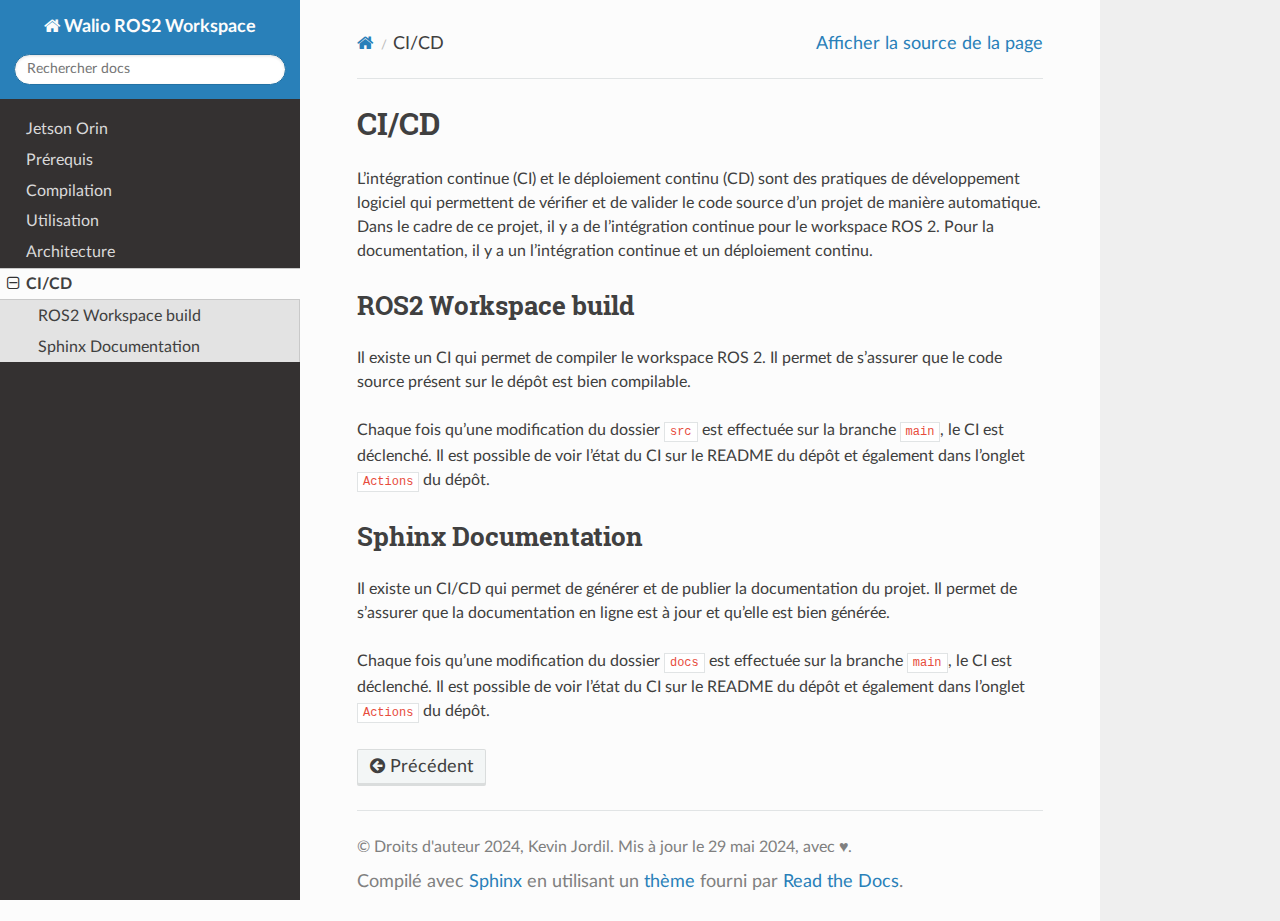
<file: cicd.html>
<!DOCTYPE html>
<html class="writer-html5" lang="fr" data-content_root="./">
<head>
  <meta charset="utf-8" /><meta name="viewport" content="width=device-width, initial-scale=1" />

  <meta name="viewport" content="width=device-width, initial-scale=1.0" />
  <title>CI/CD &mdash; Documentation Walio ROS2 Workspace 1.0.0</title>
      <link rel="stylesheet" type="text/css" href="_static/pygments.css?v=80d5e7a1" />
      <link rel="stylesheet" type="text/css" href="_static/css/theme.css?v=19f00094" />
      <link rel="stylesheet" type="text/css" href="_static/copybutton.css?v=76b2166b" />
      <link rel="stylesheet" type="text/css" href="_static/sphinxcontrib-images/LightBox2/lightbox2/dist/css/lightbox.css?v=5c84f910" />
      <link rel="stylesheet" type="text/css" href="_static/css/hacks.css?v=41e1d6ec" />

  
  <!--[if lt IE 9]>
    <script src="_static/js/html5shiv.min.js"></script>
  <![endif]-->
  
        <script src="_static/jquery.js?v=5d32c60e"></script>
        <script src="_static/_sphinx_javascript_frameworks_compat.js?v=2cd50e6c"></script>
        <script src="_static/documentation_options.js?v=05dadb3a"></script>
        <script src="_static/doctools.js?v=9a2dae69"></script>
        <script src="_static/sphinx_highlight.js?v=dc90522c"></script>
        <script src="_static/clipboard.min.js?v=a7894cd8"></script>
        <script src="_static/copybutton.js?v=f281be69"></script>
        <script src="_static/translations.js?v=bf059b8c"></script>
        <script src="_static/sphinxcontrib-images/LightBox2/lightbox2/dist/js/lightbox-plus-jquery.min.js?v=ffc8af2d"></script>
        <script src="_static/sphinxcontrib-images/LightBox2/lightbox2-customize/jquery-noconflict.js?v=12818e64"></script>
    <script src="_static/js/theme.js"></script>
    <link rel="search" title="Recherche" href="search.html" />
    <link rel="prev" title="Architecture" href="architecture.html" /> 
</head>

<body class="wy-body-for-nav"> 
  <div class="wy-grid-for-nav">
    <nav data-toggle="wy-nav-shift" class="wy-nav-side">
      <div class="wy-side-scroll">
        <div class="wy-side-nav-search" >

          
          
          <a href="index.html" class="icon icon-home">
            Walio ROS2 Workspace
          </a>
<div role="search">
  <form id="rtd-search-form" class="wy-form" action="search.html" method="get">
    <input type="text" name="q" placeholder="Rechercher docs" aria-label="Rechercher docs" />
    <input type="hidden" name="check_keywords" value="yes" />
    <input type="hidden" name="area" value="default" />
  </form>
</div>
        </div><div class="wy-menu wy-menu-vertical" data-spy="affix" role="navigation" aria-label="Navigation menu">
              <ul class="current">
<li class="toctree-l1"><a class="reference internal" href="jetson.html">Jetson Orin</a></li>
<li class="toctree-l1"><a class="reference internal" href="prerequis.html">Prérequis</a></li>
<li class="toctree-l1"><a class="reference internal" href="compilation.html">Compilation</a></li>
<li class="toctree-l1"><a class="reference internal" href="utilisation.html">Utilisation</a></li>
<li class="toctree-l1"><a class="reference internal" href="architecture.html">Architecture</a></li>
<li class="toctree-l1 current"><a class="current reference internal" href="#">CI/CD</a><ul>
<li class="toctree-l2"><a class="reference internal" href="#ros2-workspace-build">ROS2 Workspace build</a></li>
<li class="toctree-l2"><a class="reference internal" href="#sphinx-documentation">Sphinx Documentation</a></li>
</ul>
</li>
</ul>

        </div>
      </div>
    </nav>

    <section data-toggle="wy-nav-shift" class="wy-nav-content-wrap"><nav class="wy-nav-top" aria-label="Mobile navigation menu" >
          <i data-toggle="wy-nav-top" class="fa fa-bars"></i>
          <a href="index.html">Walio ROS2 Workspace</a>
      </nav>

      <div class="wy-nav-content">
        <div class="rst-content">
          <div role="navigation" aria-label="Page navigation">
  <ul class="wy-breadcrumbs">
      <li><a href="index.html" class="icon icon-home" aria-label="Home"></a></li>
      <li class="breadcrumb-item active">CI/CD</li>
      <li class="wy-breadcrumbs-aside">
            <a href="_sources/cicd.rst.txt" rel="nofollow"> Afficher la source de la page</a>
      </li>
  </ul>
  <hr/>
</div>
          <div role="main" class="document" itemscope="itemscope" itemtype="http://schema.org/Article">
           <div itemprop="articleBody">
             
  <section id="ci-cd">
<h1>CI/CD<a class="headerlink" href="#ci-cd" title="Lien vers cette rubrique"></a></h1>
<p>L’intégration continue (CI) et le déploiement continu (CD) sont des pratiques de développement logiciel qui permettent de vérifier et de valider le code source d’un projet de manière automatique.
Dans le cadre de ce projet, il y a de l’intégration continue pour le workspace ROS 2.
Pour la documentation, il y a un l’intégration continue et un déploiement continu.</p>
<section id="ros2-workspace-build">
<h2>ROS2 Workspace build<a class="headerlink" href="#ros2-workspace-build" title="Lien vers cette rubrique"></a></h2>
<p>Il existe un CI qui permet de compiler le workspace ROS 2.
Il permet de s’assurer que le code source présent sur le dépôt est bien compilable.</p>
<p>Chaque fois qu’une modification du dossier <code class="code highlight bash docutils literal highlight-bash">src</code> est effectuée sur la branche <code class="code highlight bash docutils literal highlight-bash">main</code>, le CI est déclenché.
Il est possible de voir l’état du CI sur le README du dépôt et également dans l’onglet <code class="code highlight bash docutils literal highlight-bash">Actions</code> du dépôt.</p>
</section>
<section id="sphinx-documentation">
<h2>Sphinx Documentation<a class="headerlink" href="#sphinx-documentation" title="Lien vers cette rubrique"></a></h2>
<p>Il existe un CI/CD qui permet de générer et de publier la documentation du projet.
Il permet de s’assurer que la documentation en ligne est à jour et qu’elle est bien générée.</p>
<p>Chaque fois qu’une modification du dossier <code class="code highlight bash docutils literal highlight-bash">docs</code> est effectuée sur la branche <code class="code highlight bash docutils literal highlight-bash">main</code>, le CI est déclenché.
Il est possible de voir l’état du CI sur le README du dépôt et également dans l’onglet <code class="code highlight bash docutils literal highlight-bash">Actions</code> du dépôt.</p>
</section>
</section>


           </div>
          </div>
          <footer><div class="rst-footer-buttons" role="navigation" aria-label="Pied de page">
        <a href="architecture.html" class="btn btn-neutral float-left" title="Architecture" accesskey="p" rel="prev"><span class="fa fa-arrow-circle-left" aria-hidden="true"></span> Précédent</a>
    </div>

  <hr/>

  <div role="contentinfo">
    <p>&#169; Droits d'auteur 2024, Kevin Jordil.
      <span class="lastupdated">Mis à jour le 29 mai 2024, avec ♥.
      </span></p>
  </div>

  Compilé avec <a href="https://www.sphinx-doc.org/">Sphinx</a> en utilisant un
    <a href="https://github.com/readthedocs/sphinx_rtd_theme">thème</a>
    fourni par <a href="https://readthedocs.org">Read the Docs</a>.
   

</footer>
        </div>
      </div>
    </section>
  </div>
  <script>
      jQuery(function () {
          SphinxRtdTheme.Navigation.enable(true);
      });
  </script> 

</body>
</html>
</file>
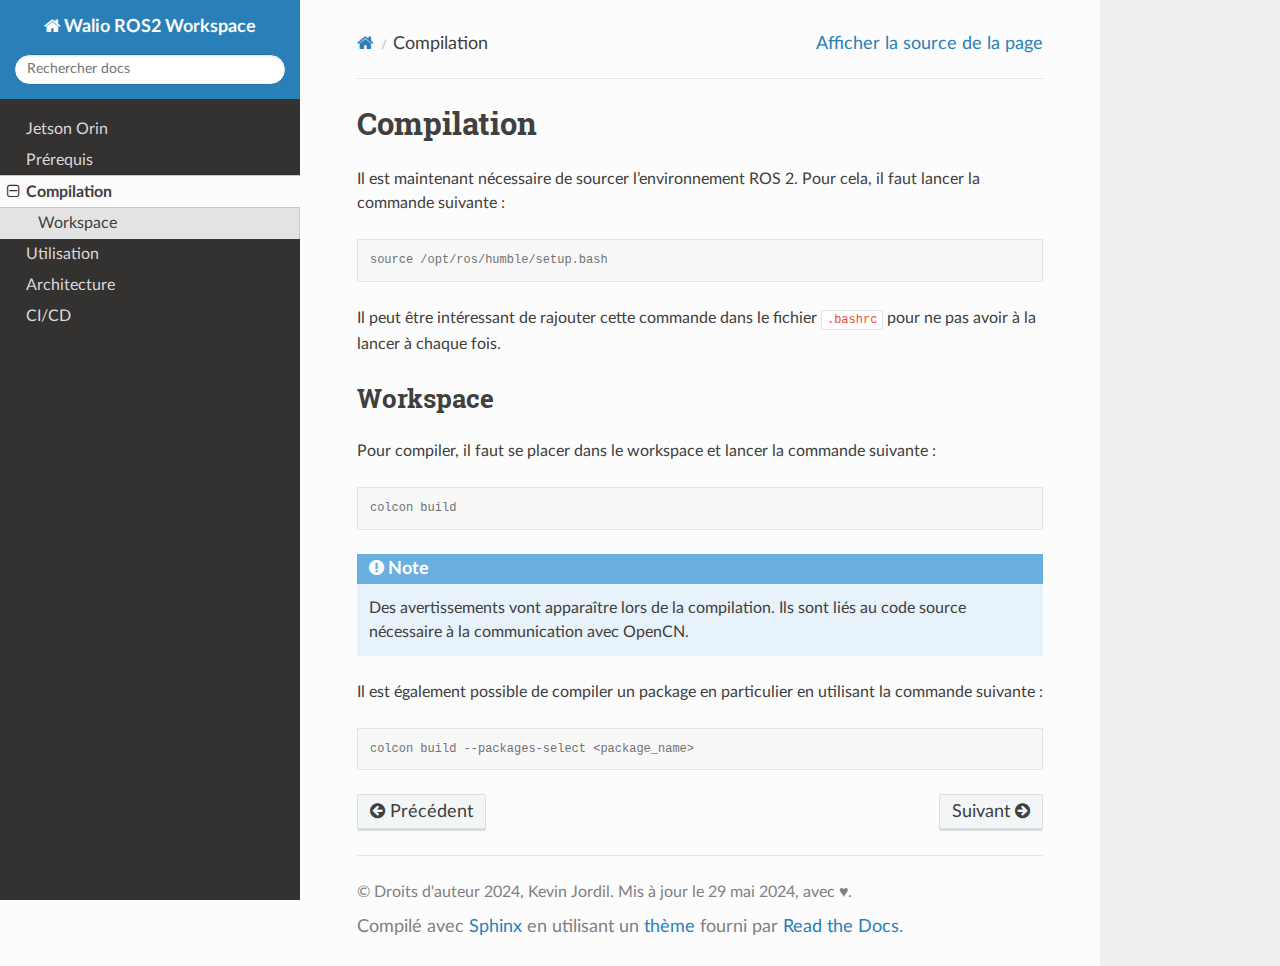
<file: compilation.html>
<!DOCTYPE html>
<html class="writer-html5" lang="fr" data-content_root="./">
<head>
  <meta charset="utf-8" /><meta name="viewport" content="width=device-width, initial-scale=1" />

  <meta name="viewport" content="width=device-width, initial-scale=1.0" />
  <title>Compilation &mdash; Documentation Walio ROS2 Workspace 1.0.0</title>
      <link rel="stylesheet" type="text/css" href="_static/pygments.css?v=80d5e7a1" />
      <link rel="stylesheet" type="text/css" href="_static/css/theme.css?v=19f00094" />
      <link rel="stylesheet" type="text/css" href="_static/copybutton.css?v=76b2166b" />
      <link rel="stylesheet" type="text/css" href="_static/sphinxcontrib-images/LightBox2/lightbox2/dist/css/lightbox.css?v=5c84f910" />
      <link rel="stylesheet" type="text/css" href="_static/css/hacks.css?v=41e1d6ec" />

  
  <!--[if lt IE 9]>
    <script src="_static/js/html5shiv.min.js"></script>
  <![endif]-->
  
        <script src="_static/jquery.js?v=5d32c60e"></script>
        <script src="_static/_sphinx_javascript_frameworks_compat.js?v=2cd50e6c"></script>
        <script src="_static/documentation_options.js?v=05dadb3a"></script>
        <script src="_static/doctools.js?v=9a2dae69"></script>
        <script src="_static/sphinx_highlight.js?v=dc90522c"></script>
        <script src="_static/clipboard.min.js?v=a7894cd8"></script>
        <script src="_static/copybutton.js?v=f281be69"></script>
        <script src="_static/translations.js?v=bf059b8c"></script>
        <script src="_static/sphinxcontrib-images/LightBox2/lightbox2/dist/js/lightbox-plus-jquery.min.js?v=ffc8af2d"></script>
        <script src="_static/sphinxcontrib-images/LightBox2/lightbox2-customize/jquery-noconflict.js?v=12818e64"></script>
    <script src="_static/js/theme.js"></script>
    <link rel="search" title="Recherche" href="search.html" />
    <link rel="next" title="Utilisation" href="utilisation.html" />
    <link rel="prev" title="Prérequis" href="prerequis.html" /> 
</head>

<body class="wy-body-for-nav"> 
  <div class="wy-grid-for-nav">
    <nav data-toggle="wy-nav-shift" class="wy-nav-side">
      <div class="wy-side-scroll">
        <div class="wy-side-nav-search" >

          
          
          <a href="index.html" class="icon icon-home">
            Walio ROS2 Workspace
          </a>
<div role="search">
  <form id="rtd-search-form" class="wy-form" action="search.html" method="get">
    <input type="text" name="q" placeholder="Rechercher docs" aria-label="Rechercher docs" />
    <input type="hidden" name="check_keywords" value="yes" />
    <input type="hidden" name="area" value="default" />
  </form>
</div>
        </div><div class="wy-menu wy-menu-vertical" data-spy="affix" role="navigation" aria-label="Navigation menu">
              <ul class="current">
<li class="toctree-l1"><a class="reference internal" href="jetson.html">Jetson Orin</a></li>
<li class="toctree-l1"><a class="reference internal" href="prerequis.html">Prérequis</a></li>
<li class="toctree-l1 current"><a class="current reference internal" href="#">Compilation</a><ul>
<li class="toctree-l2"><a class="reference internal" href="#workspace">Workspace</a></li>
</ul>
</li>
<li class="toctree-l1"><a class="reference internal" href="utilisation.html">Utilisation</a></li>
<li class="toctree-l1"><a class="reference internal" href="architecture.html">Architecture</a></li>
<li class="toctree-l1"><a class="reference internal" href="cicd.html">CI/CD</a></li>
</ul>

        </div>
      </div>
    </nav>

    <section data-toggle="wy-nav-shift" class="wy-nav-content-wrap"><nav class="wy-nav-top" aria-label="Mobile navigation menu" >
          <i data-toggle="wy-nav-top" class="fa fa-bars"></i>
          <a href="index.html">Walio ROS2 Workspace</a>
      </nav>

      <div class="wy-nav-content">
        <div class="rst-content">
          <div role="navigation" aria-label="Page navigation">
  <ul class="wy-breadcrumbs">
      <li><a href="index.html" class="icon icon-home" aria-label="Home"></a></li>
      <li class="breadcrumb-item active">Compilation</li>
      <li class="wy-breadcrumbs-aside">
            <a href="_sources/compilation.rst.txt" rel="nofollow"> Afficher la source de la page</a>
      </li>
  </ul>
  <hr/>
</div>
          <div role="main" class="document" itemscope="itemscope" itemtype="http://schema.org/Article">
           <div itemprop="articleBody">
             
  <section id="compilation">
<h1>Compilation<a class="headerlink" href="#compilation" title="Lien vers cette rubrique"></a></h1>
<p>Il est maintenant nécessaire de sourcer l’environnement ROS 2.
Pour cela, il faut lancer la commande suivante :</p>
<div class="highlight-console notranslate"><div class="highlight"><pre><span></span><span class="go">source /opt/ros/humble/setup.bash</span>
</pre></div>
</div>
<p>Il peut être intéressant de rajouter cette commande dans le fichier <code class="code highlight bash docutils literal highlight-bash">.bashrc</code> pour ne pas avoir à la lancer à chaque fois.</p>
<section id="workspace">
<h2>Workspace<a class="headerlink" href="#workspace" title="Lien vers cette rubrique"></a></h2>
<p>Pour compiler, il faut se placer dans le workspace et lancer la commande suivante :</p>
<div class="highlight-console notranslate"><div class="highlight"><pre><span></span><span class="go">colcon build</span>
</pre></div>
</div>
<div class="admonition note">
<p class="admonition-title">Note</p>
<p>Des avertissements vont apparaître lors de la compilation. Ils sont liés au code source nécessaire à la communication avec OpenCN.</p>
</div>
<p>Il est également possible de compiler un package en particulier en utilisant la commande suivante :</p>
<div class="highlight-console notranslate"><div class="highlight"><pre><span></span><span class="go">colcon build --packages-select &lt;package_name&gt;</span>
</pre></div>
</div>
</section>
</section>


           </div>
          </div>
          <footer><div class="rst-footer-buttons" role="navigation" aria-label="Pied de page">
        <a href="prerequis.html" class="btn btn-neutral float-left" title="Prérequis" accesskey="p" rel="prev"><span class="fa fa-arrow-circle-left" aria-hidden="true"></span> Précédent</a>
        <a href="utilisation.html" class="btn btn-neutral float-right" title="Utilisation" accesskey="n" rel="next">Suivant <span class="fa fa-arrow-circle-right" aria-hidden="true"></span></a>
    </div>

  <hr/>

  <div role="contentinfo">
    <p>&#169; Droits d'auteur 2024, Kevin Jordil.
      <span class="lastupdated">Mis à jour le 29 mai 2024, avec ♥.
      </span></p>
  </div>

  Compilé avec <a href="https://www.sphinx-doc.org/">Sphinx</a> en utilisant un
    <a href="https://github.com/readthedocs/sphinx_rtd_theme">thème</a>
    fourni par <a href="https://readthedocs.org">Read the Docs</a>.
   

</footer>
        </div>
      </div>
    </section>
  </div>
  <script>
      jQuery(function () {
          SphinxRtdTheme.Navigation.enable(true);
      });
  </script> 

</body>
</html>
</file>
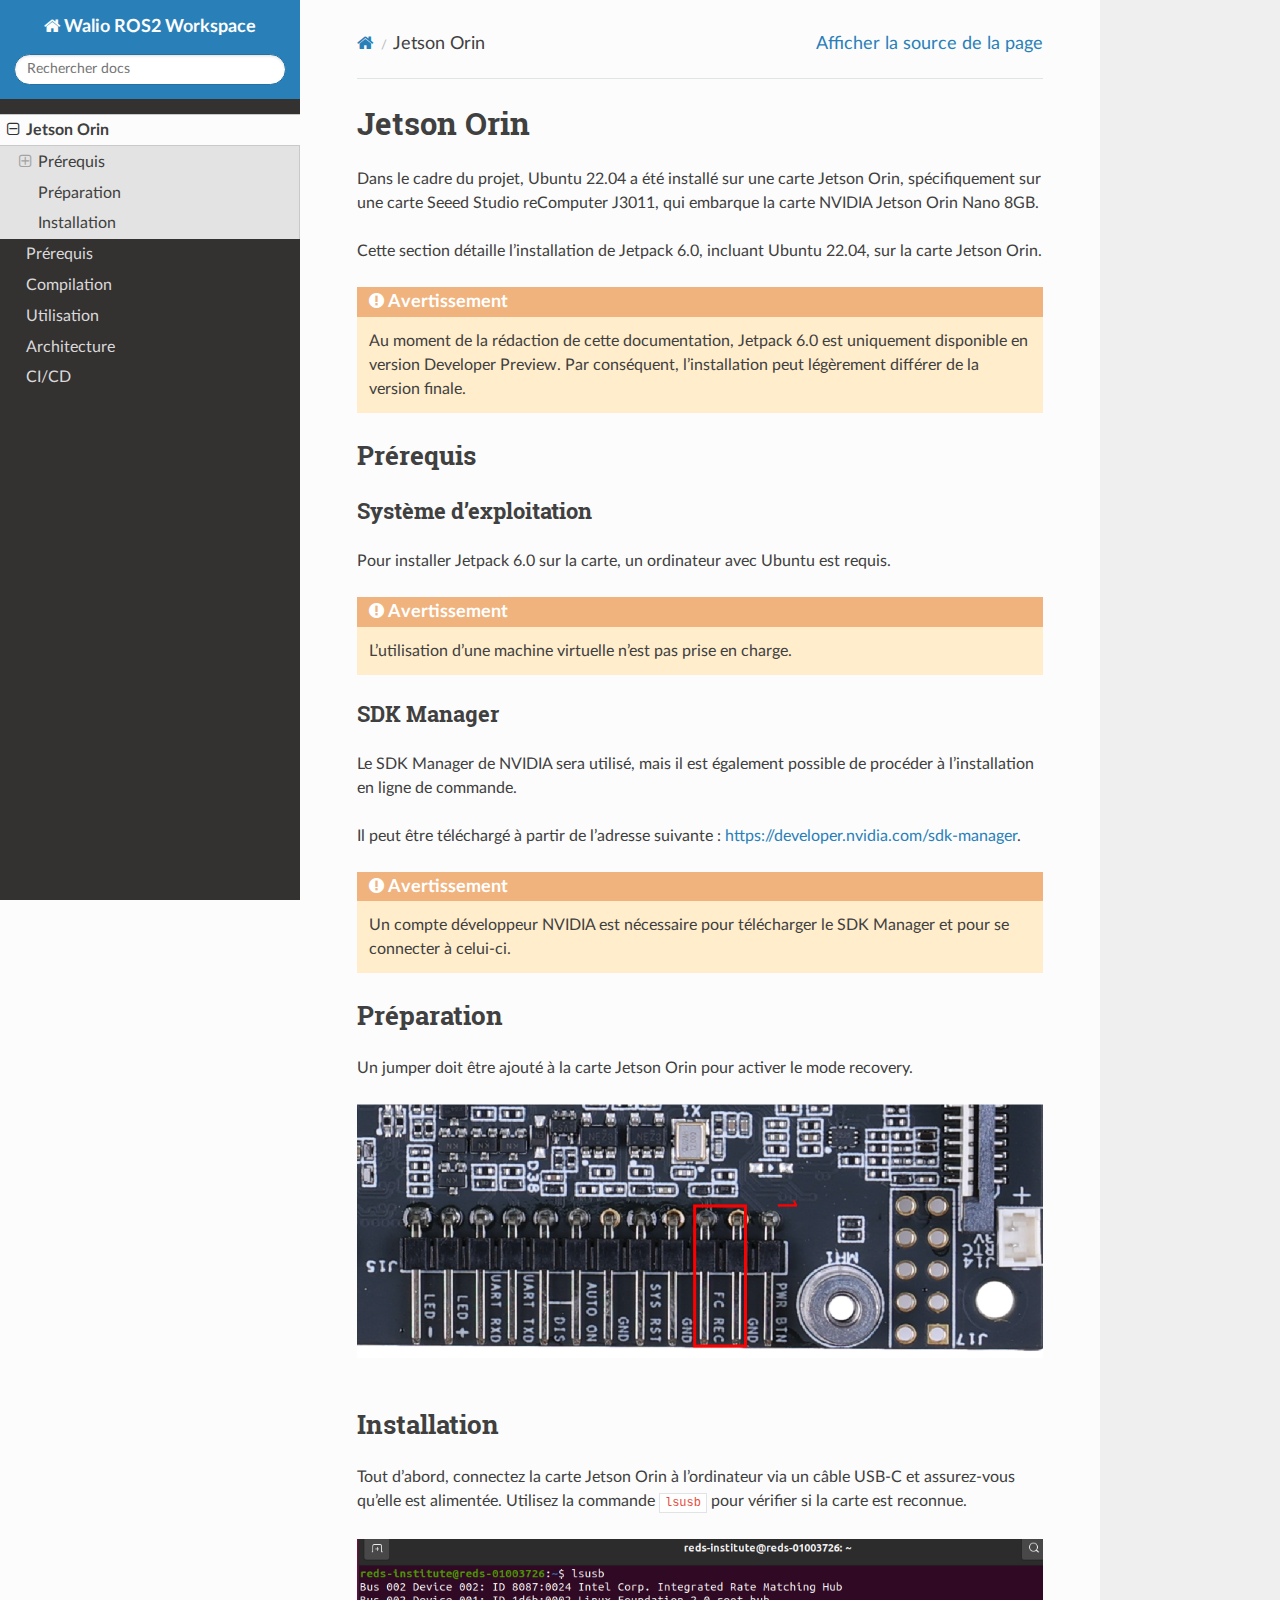
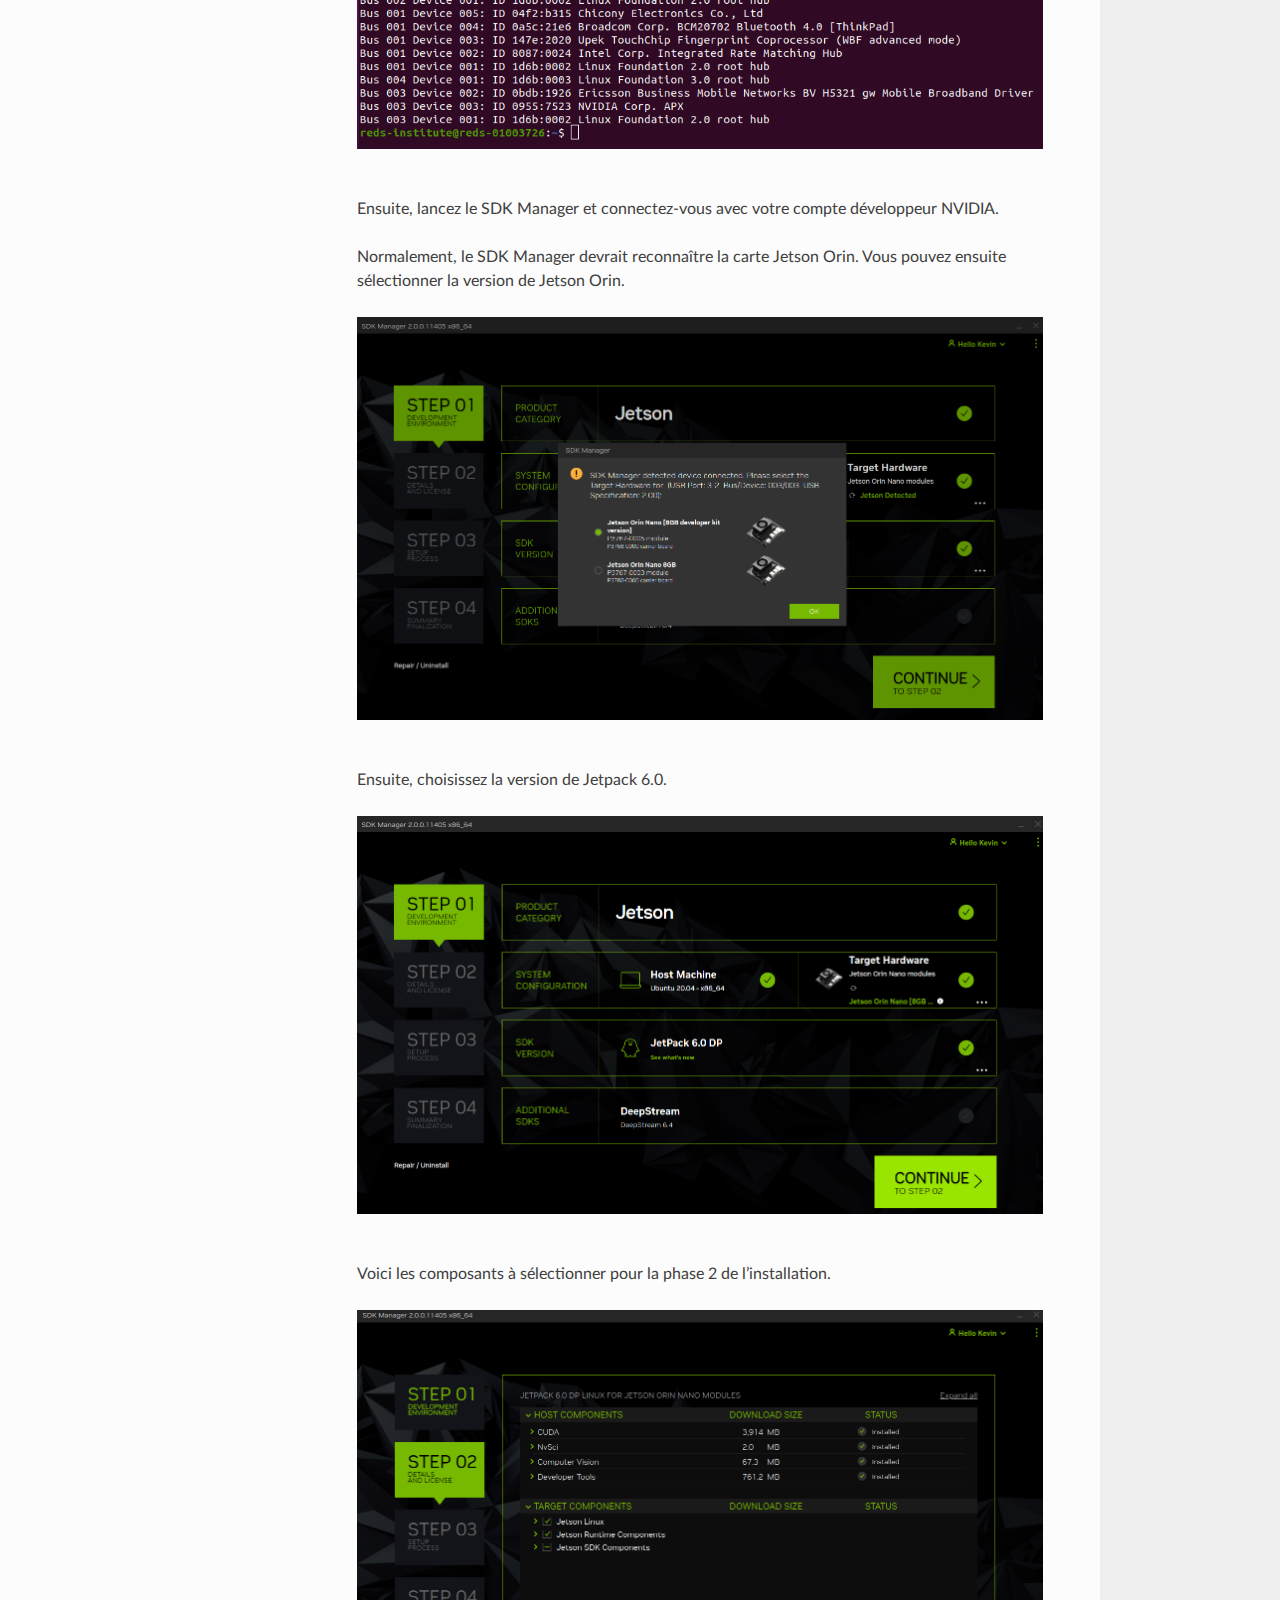
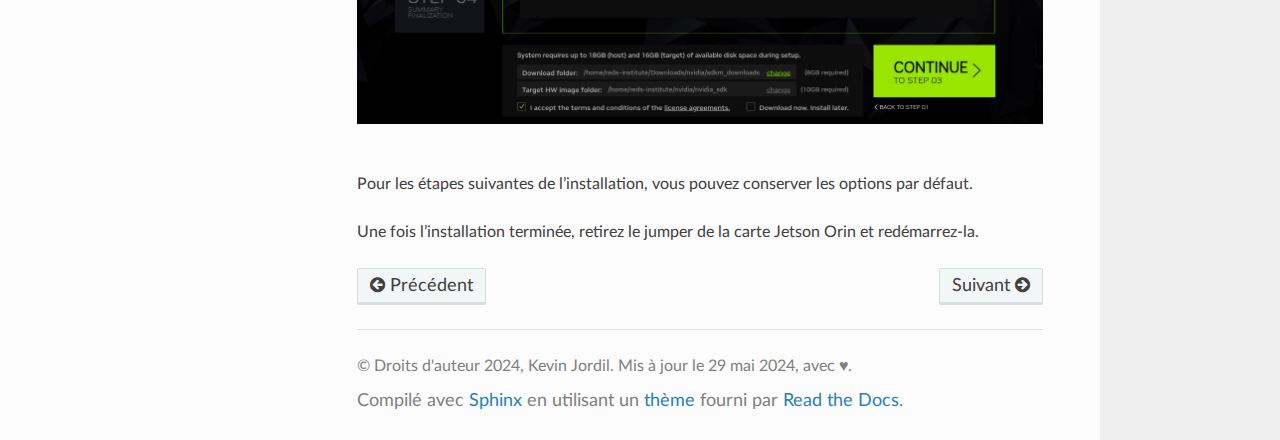
<file: jetson.html>
<!DOCTYPE html>
<html class="writer-html5" lang="fr" data-content_root="./">
<head>
  <meta charset="utf-8" /><meta name="viewport" content="width=device-width, initial-scale=1" />

  <meta name="viewport" content="width=device-width, initial-scale=1.0" />
  <title>Jetson Orin &mdash; Documentation Walio ROS2 Workspace 1.0.0</title>
      <link rel="stylesheet" type="text/css" href="_static/pygments.css?v=80d5e7a1" />
      <link rel="stylesheet" type="text/css" href="_static/css/theme.css?v=19f00094" />
      <link rel="stylesheet" type="text/css" href="_static/copybutton.css?v=76b2166b" />
      <link rel="stylesheet" type="text/css" href="_static/sphinxcontrib-images/LightBox2/lightbox2/dist/css/lightbox.css?v=5c84f910" />
      <link rel="stylesheet" type="text/css" href="_static/css/hacks.css?v=41e1d6ec" />

  
  <!--[if lt IE 9]>
    <script src="_static/js/html5shiv.min.js"></script>
  <![endif]-->
  
        <script src="_static/jquery.js?v=5d32c60e"></script>
        <script src="_static/_sphinx_javascript_frameworks_compat.js?v=2cd50e6c"></script>
        <script src="_static/documentation_options.js?v=05dadb3a"></script>
        <script src="_static/doctools.js?v=9a2dae69"></script>
        <script src="_static/sphinx_highlight.js?v=dc90522c"></script>
        <script src="_static/clipboard.min.js?v=a7894cd8"></script>
        <script src="_static/copybutton.js?v=f281be69"></script>
        <script src="_static/translations.js?v=bf059b8c"></script>
        <script src="_static/sphinxcontrib-images/LightBox2/lightbox2/dist/js/lightbox-plus-jquery.min.js?v=ffc8af2d"></script>
        <script src="_static/sphinxcontrib-images/LightBox2/lightbox2-customize/jquery-noconflict.js?v=12818e64"></script>
    <script src="_static/js/theme.js"></script>
    <link rel="search" title="Recherche" href="search.html" />
    <link rel="next" title="Prérequis" href="prerequis.html" />
    <link rel="prev" title="Documentation de Walio ROS2 Workspace" href="index.html" /> 
</head>

<body class="wy-body-for-nav"> 
  <div class="wy-grid-for-nav">
    <nav data-toggle="wy-nav-shift" class="wy-nav-side">
      <div class="wy-side-scroll">
        <div class="wy-side-nav-search" >

          
          
          <a href="index.html" class="icon icon-home">
            Walio ROS2 Workspace
          </a>
<div role="search">
  <form id="rtd-search-form" class="wy-form" action="search.html" method="get">
    <input type="text" name="q" placeholder="Rechercher docs" aria-label="Rechercher docs" />
    <input type="hidden" name="check_keywords" value="yes" />
    <input type="hidden" name="area" value="default" />
  </form>
</div>
        </div><div class="wy-menu wy-menu-vertical" data-spy="affix" role="navigation" aria-label="Navigation menu">
              <ul class="current">
<li class="toctree-l1 current"><a class="current reference internal" href="#">Jetson Orin</a><ul>
<li class="toctree-l2"><a class="reference internal" href="#prerequis">Prérequis</a><ul>
<li class="toctree-l3"><a class="reference internal" href="#systeme-d-exploitation">Système d’exploitation</a></li>
<li class="toctree-l3"><a class="reference internal" href="#sdk-manager">SDK Manager</a></li>
</ul>
</li>
<li class="toctree-l2"><a class="reference internal" href="#preparation">Préparation</a></li>
<li class="toctree-l2"><a class="reference internal" href="#installation">Installation</a></li>
</ul>
</li>
<li class="toctree-l1"><a class="reference internal" href="prerequis.html">Prérequis</a></li>
<li class="toctree-l1"><a class="reference internal" href="compilation.html">Compilation</a></li>
<li class="toctree-l1"><a class="reference internal" href="utilisation.html">Utilisation</a></li>
<li class="toctree-l1"><a class="reference internal" href="architecture.html">Architecture</a></li>
<li class="toctree-l1"><a class="reference internal" href="cicd.html">CI/CD</a></li>
</ul>

        </div>
      </div>
    </nav>

    <section data-toggle="wy-nav-shift" class="wy-nav-content-wrap"><nav class="wy-nav-top" aria-label="Mobile navigation menu" >
          <i data-toggle="wy-nav-top" class="fa fa-bars"></i>
          <a href="index.html">Walio ROS2 Workspace</a>
      </nav>

      <div class="wy-nav-content">
        <div class="rst-content">
          <div role="navigation" aria-label="Page navigation">
  <ul class="wy-breadcrumbs">
      <li><a href="index.html" class="icon icon-home" aria-label="Home"></a></li>
      <li class="breadcrumb-item active">Jetson Orin</li>
      <li class="wy-breadcrumbs-aside">
            <a href="_sources/jetson.rst.txt" rel="nofollow"> Afficher la source de la page</a>
      </li>
  </ul>
  <hr/>
</div>
          <div role="main" class="document" itemscope="itemscope" itemtype="http://schema.org/Article">
           <div itemprop="articleBody">
             
  <section id="jetson-orin">
<h1>Jetson Orin<a class="headerlink" href="#jetson-orin" title="Lien vers cette rubrique"></a></h1>
<p>Dans le cadre du projet, Ubuntu 22.04 a été installé sur une carte Jetson Orin, spécifiquement sur une carte Seeed Studio reComputer J3011, qui embarque la carte NVIDIA Jetson Orin Nano 8GB.</p>
<p>Cette section détaille l’installation de Jetpack 6.0, incluant Ubuntu 22.04, sur la carte Jetson Orin.</p>
<div class="admonition warning">
<p class="admonition-title">Avertissement</p>
<p>Au moment de la rédaction de cette documentation, Jetpack 6.0 est uniquement disponible en version Developer Preview.
Par conséquent, l’installation peut légèrement différer de la version finale.</p>
</div>
<section id="prerequis">
<h2>Prérequis<a class="headerlink" href="#prerequis" title="Lien vers cette rubrique"></a></h2>
<section id="systeme-d-exploitation">
<h3>Système d’exploitation<a class="headerlink" href="#systeme-d-exploitation" title="Lien vers cette rubrique"></a></h3>
<p>Pour installer Jetpack 6.0 sur la carte, un ordinateur avec Ubuntu est requis.</p>
<div class="admonition warning">
<p class="admonition-title">Avertissement</p>
<p>L’utilisation d’une machine virtuelle n’est pas prise en charge.</p>
</div>
</section>
<section id="sdk-manager">
<h3>SDK Manager<a class="headerlink" href="#sdk-manager" title="Lien vers cette rubrique"></a></h3>
<p>Le SDK Manager de NVIDIA sera utilisé, mais il est également possible de procéder à l’installation en ligne de commande.</p>
<p>Il peut être téléchargé à partir de l’adresse suivante : <a class="reference external" href="https://developer.nvidia.com/sdk-manager">https://developer.nvidia.com/sdk-manager</a>.</p>
<div class="admonition warning">
<p class="admonition-title">Avertissement</p>
<p>Un compte développeur NVIDIA est nécessaire pour télécharger le SDK Manager et pour se connecter à celui-ci.</p>
</div>
</section>
</section>
<section id="preparation">
<h2>Préparation<a class="headerlink" href="#preparation" title="Lien vers cette rubrique"></a></h2>
<p>Un jumper doit être ajouté à la carte Jetson Orin pour activer le mode recovery.</p>
<a class=""
               data-lightbox="group-c9c37fdd-5c40-4baa-928b-38fc9aee0f26"
               href="_images/jumper.png"
               title=""
               data-title=""
               
               ><img src="_images/jumper.png"
                     class="align-center"
                     width="100%"
                     height="auto"
                     alt="Jumper"/>
                </a><div class="line-block">
<div class="line"><br /></div>
</div>
</section>
<section id="installation">
<h2>Installation<a class="headerlink" href="#installation" title="Lien vers cette rubrique"></a></h2>
<p>Tout d’abord, connectez la carte Jetson Orin à l’ordinateur via un câble USB-C et assurez-vous qu’elle est alimentée.
Utilisez la commande <code class="code highlight bash docutils literal highlight-bash">lsusb</code> pour vérifier si la carte est reconnue.</p>
<a class=""
               data-lightbox="group-6658e5b6-021a-40f6-911f-c86c10cdc0a5"
               href="_images/lsusb.png"
               title=""
               data-title=""
               
               ><img src="_images/lsusb.png"
                     class="align-center"
                     width="100%"
                     height="auto"
                     alt="lsusb"/>
                </a><div class="line-block">
<div class="line"><br /></div>
</div>
<p>Ensuite, lancez le SDK Manager et connectez-vous avec votre compte développeur NVIDIA.</p>
<p>Normalement, le SDK Manager devrait reconnaître la carte Jetson Orin.
Vous pouvez ensuite sélectionner la version de Jetson Orin.</p>
<a class=""
               data-lightbox="group-bb11390f-f3f8-4083-99d0-3ad988811d22"
               href="_images/step1_select_jetson_orin.png"
               title=""
               data-title=""
               
               ><img src="_images/step1_select_jetson_orin.png"
                     class="align-center"
                     width="100%"
                     height="auto"
                     alt="Select Jetson Orin version"/>
                </a><div class="line-block">
<div class="line"><br /></div>
</div>
<p>Ensuite, choisissez la version de Jetpack 6.0.</p>
<a class=""
               data-lightbox="group-cc988236-f45b-4659-afd6-dd3a52551f36"
               href="_images/step1_default.png"
               title=""
               data-title=""
               
               ><img src="_images/step1_default.png"
                     class="align-center"
                     width="100%"
                     height="auto"
                     alt="Select Jetpack 6.0"/>
                </a><div class="line-block">
<div class="line"><br /></div>
</div>
<p>Voici les composants à sélectionner pour la phase 2 de l’installation.</p>
<a class=""
               data-lightbox="group-23458193-a5e0-462a-8867-1b22773d7a93"
               href="_images/step2.png"
               title=""
               data-title=""
               
               ><img src="_images/step2.png"
                     class="align-center"
                     width="100%"
                     height="auto"
                     alt="Step 2"/>
                </a><div class="line-block">
<div class="line"><br /></div>
</div>
<p>Pour les étapes suivantes de l’installation, vous pouvez conserver les options par défaut.</p>
<p>Une fois l’installation terminée, retirez le jumper de la carte Jetson Orin et redémarrez-la.</p>
</section>
</section>


           </div>
          </div>
          <footer><div class="rst-footer-buttons" role="navigation" aria-label="Pied de page">
        <a href="index.html" class="btn btn-neutral float-left" title="Documentation de Walio ROS2 Workspace" accesskey="p" rel="prev"><span class="fa fa-arrow-circle-left" aria-hidden="true"></span> Précédent</a>
        <a href="prerequis.html" class="btn btn-neutral float-right" title="Prérequis" accesskey="n" rel="next">Suivant <span class="fa fa-arrow-circle-right" aria-hidden="true"></span></a>
    </div>

  <hr/>

  <div role="contentinfo">
    <p>&#169; Droits d'auteur 2024, Kevin Jordil.
      <span class="lastupdated">Mis à jour le 29 mai 2024, avec ♥.
      </span></p>
  </div>

  Compilé avec <a href="https://www.sphinx-doc.org/">Sphinx</a> en utilisant un
    <a href="https://github.com/readthedocs/sphinx_rtd_theme">thème</a>
    fourni par <a href="https://readthedocs.org">Read the Docs</a>.
   

</footer>
        </div>
      </div>
    </section>
  </div>
  <script>
      jQuery(function () {
          SphinxRtdTheme.Navigation.enable(true);
      });
  </script> 

</body>
</html>
</file>
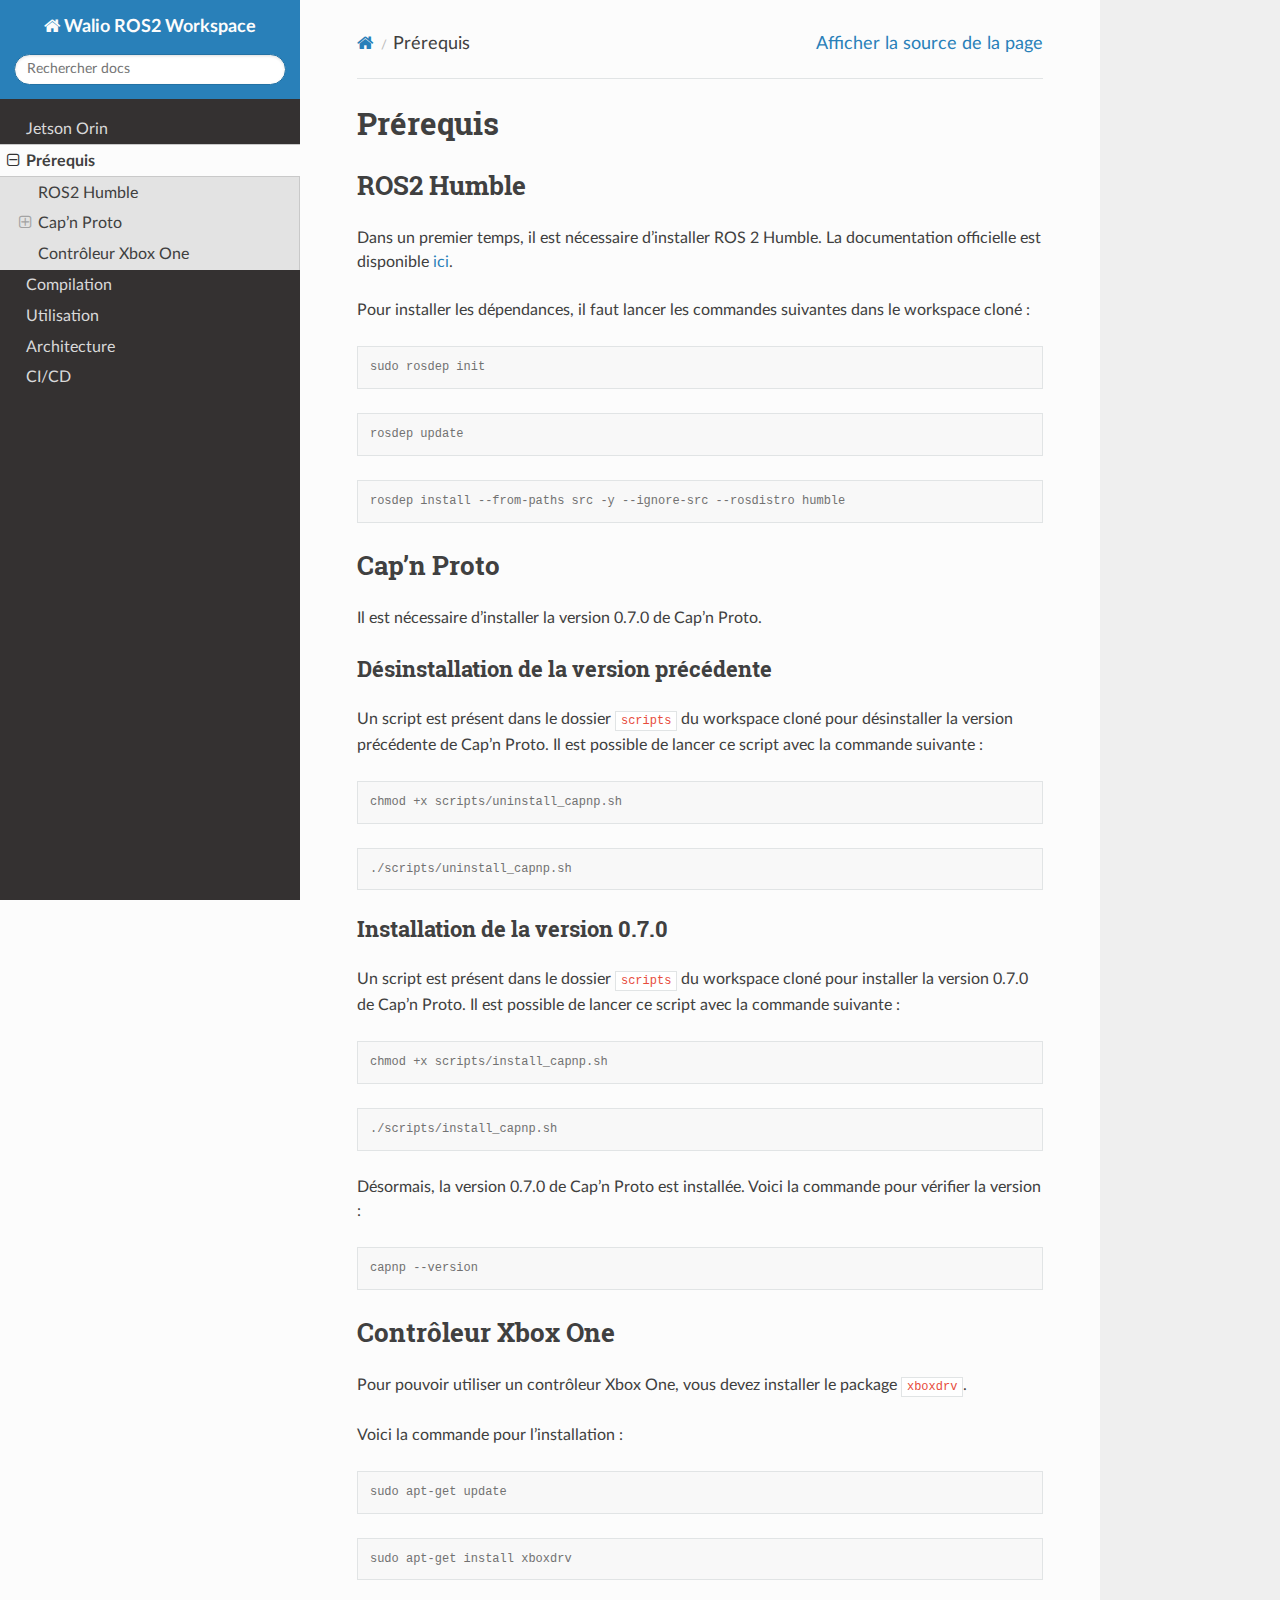
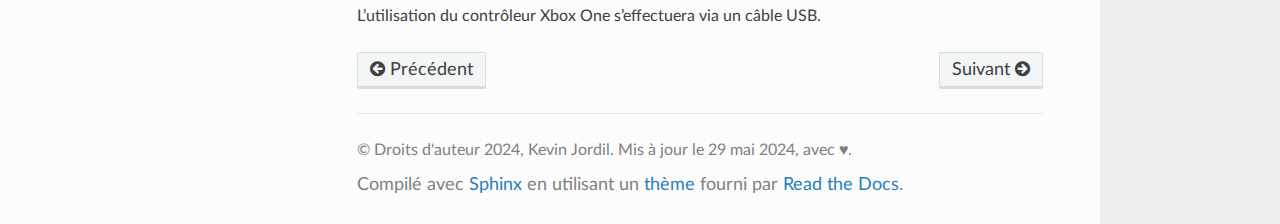
<file: prerequis.html>
<!DOCTYPE html>
<html class="writer-html5" lang="fr" data-content_root="./">
<head>
  <meta charset="utf-8" /><meta name="viewport" content="width=device-width, initial-scale=1" />

  <meta name="viewport" content="width=device-width, initial-scale=1.0" />
  <title>Prérequis &mdash; Documentation Walio ROS2 Workspace 1.0.0</title>
      <link rel="stylesheet" type="text/css" href="_static/pygments.css?v=80d5e7a1" />
      <link rel="stylesheet" type="text/css" href="_static/css/theme.css?v=19f00094" />
      <link rel="stylesheet" type="text/css" href="_static/copybutton.css?v=76b2166b" />
      <link rel="stylesheet" type="text/css" href="_static/sphinxcontrib-images/LightBox2/lightbox2/dist/css/lightbox.css?v=5c84f910" />
      <link rel="stylesheet" type="text/css" href="_static/css/hacks.css?v=41e1d6ec" />

  
  <!--[if lt IE 9]>
    <script src="_static/js/html5shiv.min.js"></script>
  <![endif]-->
  
        <script src="_static/jquery.js?v=5d32c60e"></script>
        <script src="_static/_sphinx_javascript_frameworks_compat.js?v=2cd50e6c"></script>
        <script src="_static/documentation_options.js?v=05dadb3a"></script>
        <script src="_static/doctools.js?v=9a2dae69"></script>
        <script src="_static/sphinx_highlight.js?v=dc90522c"></script>
        <script src="_static/clipboard.min.js?v=a7894cd8"></script>
        <script src="_static/copybutton.js?v=f281be69"></script>
        <script src="_static/translations.js?v=bf059b8c"></script>
        <script src="_static/sphinxcontrib-images/LightBox2/lightbox2/dist/js/lightbox-plus-jquery.min.js?v=ffc8af2d"></script>
        <script src="_static/sphinxcontrib-images/LightBox2/lightbox2-customize/jquery-noconflict.js?v=12818e64"></script>
    <script src="_static/js/theme.js"></script>
    <link rel="search" title="Recherche" href="search.html" />
    <link rel="next" title="Compilation" href="compilation.html" />
    <link rel="prev" title="Jetson Orin" href="jetson.html" /> 
</head>

<body class="wy-body-for-nav"> 
  <div class="wy-grid-for-nav">
    <nav data-toggle="wy-nav-shift" class="wy-nav-side">
      <div class="wy-side-scroll">
        <div class="wy-side-nav-search" >

          
          
          <a href="index.html" class="icon icon-home">
            Walio ROS2 Workspace
          </a>
<div role="search">
  <form id="rtd-search-form" class="wy-form" action="search.html" method="get">
    <input type="text" name="q" placeholder="Rechercher docs" aria-label="Rechercher docs" />
    <input type="hidden" name="check_keywords" value="yes" />
    <input type="hidden" name="area" value="default" />
  </form>
</div>
        </div><div class="wy-menu wy-menu-vertical" data-spy="affix" role="navigation" aria-label="Navigation menu">
              <ul class="current">
<li class="toctree-l1"><a class="reference internal" href="jetson.html">Jetson Orin</a></li>
<li class="toctree-l1 current"><a class="current reference internal" href="#">Prérequis</a><ul>
<li class="toctree-l2"><a class="reference internal" href="#ros2-humble">ROS2 Humble</a></li>
<li class="toctree-l2"><a class="reference internal" href="#cap-n-proto">Cap’n Proto</a><ul>
<li class="toctree-l3"><a class="reference internal" href="#desinstallation-de-la-version-precedente">Désinstallation de la version précédente</a></li>
<li class="toctree-l3"><a class="reference internal" href="#installation-de-la-version-0-7-0">Installation de la version 0.7.0</a></li>
</ul>
</li>
<li class="toctree-l2"><a class="reference internal" href="#controleur-xbox-one">Contrôleur Xbox One</a></li>
</ul>
</li>
<li class="toctree-l1"><a class="reference internal" href="compilation.html">Compilation</a></li>
<li class="toctree-l1"><a class="reference internal" href="utilisation.html">Utilisation</a></li>
<li class="toctree-l1"><a class="reference internal" href="architecture.html">Architecture</a></li>
<li class="toctree-l1"><a class="reference internal" href="cicd.html">CI/CD</a></li>
</ul>

        </div>
      </div>
    </nav>

    <section data-toggle="wy-nav-shift" class="wy-nav-content-wrap"><nav class="wy-nav-top" aria-label="Mobile navigation menu" >
          <i data-toggle="wy-nav-top" class="fa fa-bars"></i>
          <a href="index.html">Walio ROS2 Workspace</a>
      </nav>

      <div class="wy-nav-content">
        <div class="rst-content">
          <div role="navigation" aria-label="Page navigation">
  <ul class="wy-breadcrumbs">
      <li><a href="index.html" class="icon icon-home" aria-label="Home"></a></li>
      <li class="breadcrumb-item active">Prérequis</li>
      <li class="wy-breadcrumbs-aside">
            <a href="_sources/prerequis.rst.txt" rel="nofollow"> Afficher la source de la page</a>
      </li>
  </ul>
  <hr/>
</div>
          <div role="main" class="document" itemscope="itemscope" itemtype="http://schema.org/Article">
           <div itemprop="articleBody">
             
  <section id="prerequis">
<h1>Prérequis<a class="headerlink" href="#prerequis" title="Lien vers cette rubrique"></a></h1>
<section id="ros2-humble">
<h2>ROS2 Humble<a class="headerlink" href="#ros2-humble" title="Lien vers cette rubrique"></a></h2>
<p>Dans un premier temps, il est nécessaire d’installer ROS 2 Humble.
La documentation officielle est disponible <a class="reference external" href="https://docs.ros.org/en/humble/Installation/Ubuntu-Install-Debians.html">ici</a>.</p>
<p>Pour installer les dépendances, il faut lancer les commandes suivantes dans le workspace cloné :</p>
<div class="highlight-console notranslate"><div class="highlight"><pre><span></span><span class="go">sudo rosdep init</span>
</pre></div>
</div>
<div class="highlight-console notranslate"><div class="highlight"><pre><span></span><span class="go">rosdep update</span>
</pre></div>
</div>
<div class="highlight-console notranslate"><div class="highlight"><pre><span></span><span class="go">rosdep install --from-paths src -y --ignore-src --rosdistro humble</span>
</pre></div>
</div>
</section>
<section id="cap-n-proto">
<h2>Cap’n Proto<a class="headerlink" href="#cap-n-proto" title="Lien vers cette rubrique"></a></h2>
<p>Il est nécessaire d’installer la version 0.7.0 de Cap’n Proto.</p>
<section id="desinstallation-de-la-version-precedente">
<h3>Désinstallation de la version précédente<a class="headerlink" href="#desinstallation-de-la-version-precedente" title="Lien vers cette rubrique"></a></h3>
<p>Un script est présent dans le dossier <code class="code highlight bash docutils literal highlight-bash">scripts</code> du workspace cloné pour désinstaller la version précédente de Cap’n Proto.
Il est possible de lancer ce script avec la commande suivante :</p>
<div class="highlight-console notranslate"><div class="highlight"><pre><span></span><span class="go">chmod +x scripts/uninstall_capnp.sh</span>
</pre></div>
</div>
<div class="highlight-console notranslate"><div class="highlight"><pre><span></span><span class="go">./scripts/uninstall_capnp.sh</span>
</pre></div>
</div>
</section>
<section id="installation-de-la-version-0-7-0">
<h3>Installation de la version 0.7.0<a class="headerlink" href="#installation-de-la-version-0-7-0" title="Lien vers cette rubrique"></a></h3>
<p>Un script est présent dans le dossier <code class="code highlight bash docutils literal highlight-bash">scripts</code> du workspace cloné pour installer la version 0.7.0 de Cap’n Proto.
Il est possible de lancer ce script avec la commande suivante :</p>
<div class="highlight-console notranslate"><div class="highlight"><pre><span></span><span class="go">chmod +x scripts/install_capnp.sh</span>
</pre></div>
</div>
<div class="highlight-console notranslate"><div class="highlight"><pre><span></span><span class="go">./scripts/install_capnp.sh</span>
</pre></div>
</div>
<p>Désormais, la version 0.7.0 de Cap’n Proto est installée.
Voici la commande pour vérifier la version :</p>
<div class="highlight-console notranslate"><div class="highlight"><pre><span></span><span class="go">capnp --version</span>
</pre></div>
</div>
</section>
</section>
<section id="controleur-xbox-one">
<h2>Contrôleur Xbox One<a class="headerlink" href="#controleur-xbox-one" title="Lien vers cette rubrique"></a></h2>
<p>Pour pouvoir utiliser un contrôleur Xbox One, vous devez installer le package <code class="code highlight bash docutils literal highlight-bash">xboxdrv</code>.</p>
<p>Voici la commande pour l’installation :</p>
<div class="highlight-console notranslate"><div class="highlight"><pre><span></span><span class="go">sudo apt-get update</span>
</pre></div>
</div>
<div class="highlight-console notranslate"><div class="highlight"><pre><span></span><span class="go">sudo apt-get install xboxdrv</span>
</pre></div>
</div>
<p>L’utilisation du contrôleur Xbox One s’effectuera via un câble USB.</p>
</section>
</section>


           </div>
          </div>
          <footer><div class="rst-footer-buttons" role="navigation" aria-label="Pied de page">
        <a href="jetson.html" class="btn btn-neutral float-left" title="Jetson Orin" accesskey="p" rel="prev"><span class="fa fa-arrow-circle-left" aria-hidden="true"></span> Précédent</a>
        <a href="compilation.html" class="btn btn-neutral float-right" title="Compilation" accesskey="n" rel="next">Suivant <span class="fa fa-arrow-circle-right" aria-hidden="true"></span></a>
    </div>

  <hr/>

  <div role="contentinfo">
    <p>&#169; Droits d'auteur 2024, Kevin Jordil.
      <span class="lastupdated">Mis à jour le 29 mai 2024, avec ♥.
      </span></p>
  </div>

  Compilé avec <a href="https://www.sphinx-doc.org/">Sphinx</a> en utilisant un
    <a href="https://github.com/readthedocs/sphinx_rtd_theme">thème</a>
    fourni par <a href="https://readthedocs.org">Read the Docs</a>.
   

</footer>
        </div>
      </div>
    </section>
  </div>
  <script>
      jQuery(function () {
          SphinxRtdTheme.Navigation.enable(true);
      });
  </script> 

</body>
</html>
</file>
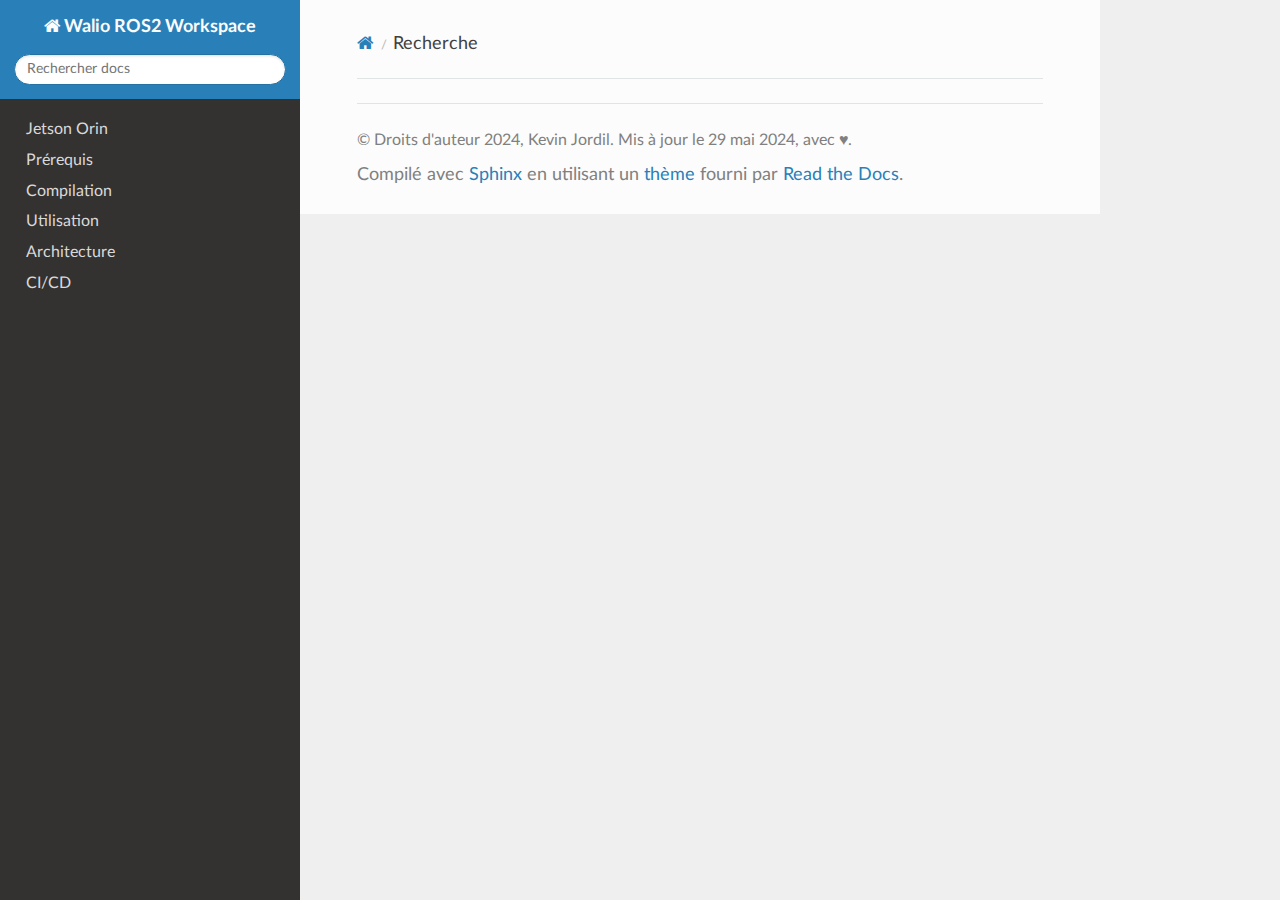
<file: search.html>
<!DOCTYPE html>
<html class="writer-html5" lang="fr" data-content_root="./">
<head>
  <meta charset="utf-8" />
  <meta name="viewport" content="width=device-width, initial-scale=1.0" />
  <title>Recherche &mdash; Documentation Walio ROS2 Workspace 1.0.0</title>
      <link rel="stylesheet" type="text/css" href="_static/pygments.css?v=80d5e7a1" />
      <link rel="stylesheet" type="text/css" href="_static/css/theme.css?v=19f00094" />
      <link rel="stylesheet" type="text/css" href="_static/copybutton.css?v=76b2166b" />
      <link rel="stylesheet" type="text/css" href="_static/sphinxcontrib-images/LightBox2/lightbox2/dist/css/lightbox.css?v=5c84f910" />
      <link rel="stylesheet" type="text/css" href="_static/css/hacks.css?v=41e1d6ec" />

  
    
  <!--[if lt IE 9]>
    <script src="_static/js/html5shiv.min.js"></script>
  <![endif]-->
  
        <script src="_static/jquery.js?v=5d32c60e"></script>
        <script src="_static/_sphinx_javascript_frameworks_compat.js?v=2cd50e6c"></script>
        <script src="_static/documentation_options.js?v=05dadb3a"></script>
        <script src="_static/doctools.js?v=9a2dae69"></script>
        <script src="_static/sphinx_highlight.js?v=dc90522c"></script>
        <script src="_static/clipboard.min.js?v=a7894cd8"></script>
        <script src="_static/copybutton.js?v=f281be69"></script>
        <script src="_static/translations.js?v=bf059b8c"></script>
        <script src="_static/sphinxcontrib-images/LightBox2/lightbox2/dist/js/lightbox-plus-jquery.min.js?v=ffc8af2d"></script>
        <script src="_static/sphinxcontrib-images/LightBox2/lightbox2-customize/jquery-noconflict.js?v=12818e64"></script>
    <script src="_static/js/theme.js"></script>
    <script src="_static/searchtools.js"></script>
    <script src="_static/language_data.js"></script>
    <link rel="search" title="Recherche" href="#" /> 
</head>

<body class="wy-body-for-nav"> 
  <div class="wy-grid-for-nav">
    <nav data-toggle="wy-nav-shift" class="wy-nav-side">
      <div class="wy-side-scroll">
        <div class="wy-side-nav-search" >

          
          
          <a href="index.html" class="icon icon-home">
            Walio ROS2 Workspace
          </a>
<div role="search">
  <form id="rtd-search-form" class="wy-form" action="#" method="get">
    <input type="text" name="q" placeholder="Rechercher docs" aria-label="Rechercher docs" />
    <input type="hidden" name="check_keywords" value="yes" />
    <input type="hidden" name="area" value="default" />
  </form>
</div>
        </div><div class="wy-menu wy-menu-vertical" data-spy="affix" role="navigation" aria-label="Navigation menu">
              <ul>
<li class="toctree-l1"><a class="reference internal" href="jetson.html">Jetson Orin</a></li>
<li class="toctree-l1"><a class="reference internal" href="prerequis.html">Prérequis</a></li>
<li class="toctree-l1"><a class="reference internal" href="compilation.html">Compilation</a></li>
<li class="toctree-l1"><a class="reference internal" href="utilisation.html">Utilisation</a></li>
<li class="toctree-l1"><a class="reference internal" href="architecture.html">Architecture</a></li>
<li class="toctree-l1"><a class="reference internal" href="cicd.html">CI/CD</a></li>
</ul>

        </div>
      </div>
    </nav>

    <section data-toggle="wy-nav-shift" class="wy-nav-content-wrap"><nav class="wy-nav-top" aria-label="Mobile navigation menu" >
          <i data-toggle="wy-nav-top" class="fa fa-bars"></i>
          <a href="index.html">Walio ROS2 Workspace</a>
      </nav>

      <div class="wy-nav-content">
        <div class="rst-content">
          <div role="navigation" aria-label="Page navigation">
  <ul class="wy-breadcrumbs">
      <li><a href="index.html" class="icon icon-home" aria-label="Home"></a></li>
      <li class="breadcrumb-item active">Recherche</li>
      <li class="wy-breadcrumbs-aside">
      </li>
  </ul>
  <hr/>
</div>
          <div role="main" class="document" itemscope="itemscope" itemtype="http://schema.org/Article">
           <div itemprop="articleBody">
             
  <noscript>
  <div id="fallback" class="admonition warning">
    <p class="last">
      Activez JavaScript pour accéder à la fonction de recherche.
    </p>
  </div>
  </noscript>

  
  <div id="search-results">
  
  </div>

           </div>
          </div>
          <footer>

  <hr/>

  <div role="contentinfo">
    <p>&#169; Droits d'auteur 2024, Kevin Jordil.
      <span class="lastupdated">Mis à jour le 29 mai 2024, avec ♥.
      </span></p>
  </div>

  Compilé avec <a href="https://www.sphinx-doc.org/">Sphinx</a> en utilisant un
    <a href="https://github.com/readthedocs/sphinx_rtd_theme">thème</a>
    fourni par <a href="https://readthedocs.org">Read the Docs</a>.
   

</footer>
        </div>
      </div>
    </section>
  </div>
  <script>
      jQuery(function () {
          SphinxRtdTheme.Navigation.enable(true);
      });
  </script>
  <script>
    jQuery(function() { Search.loadIndex("searchindex.js"); });
  </script>
  
  <script id="searchindexloader"></script>
   


</body>
</html>
</file>
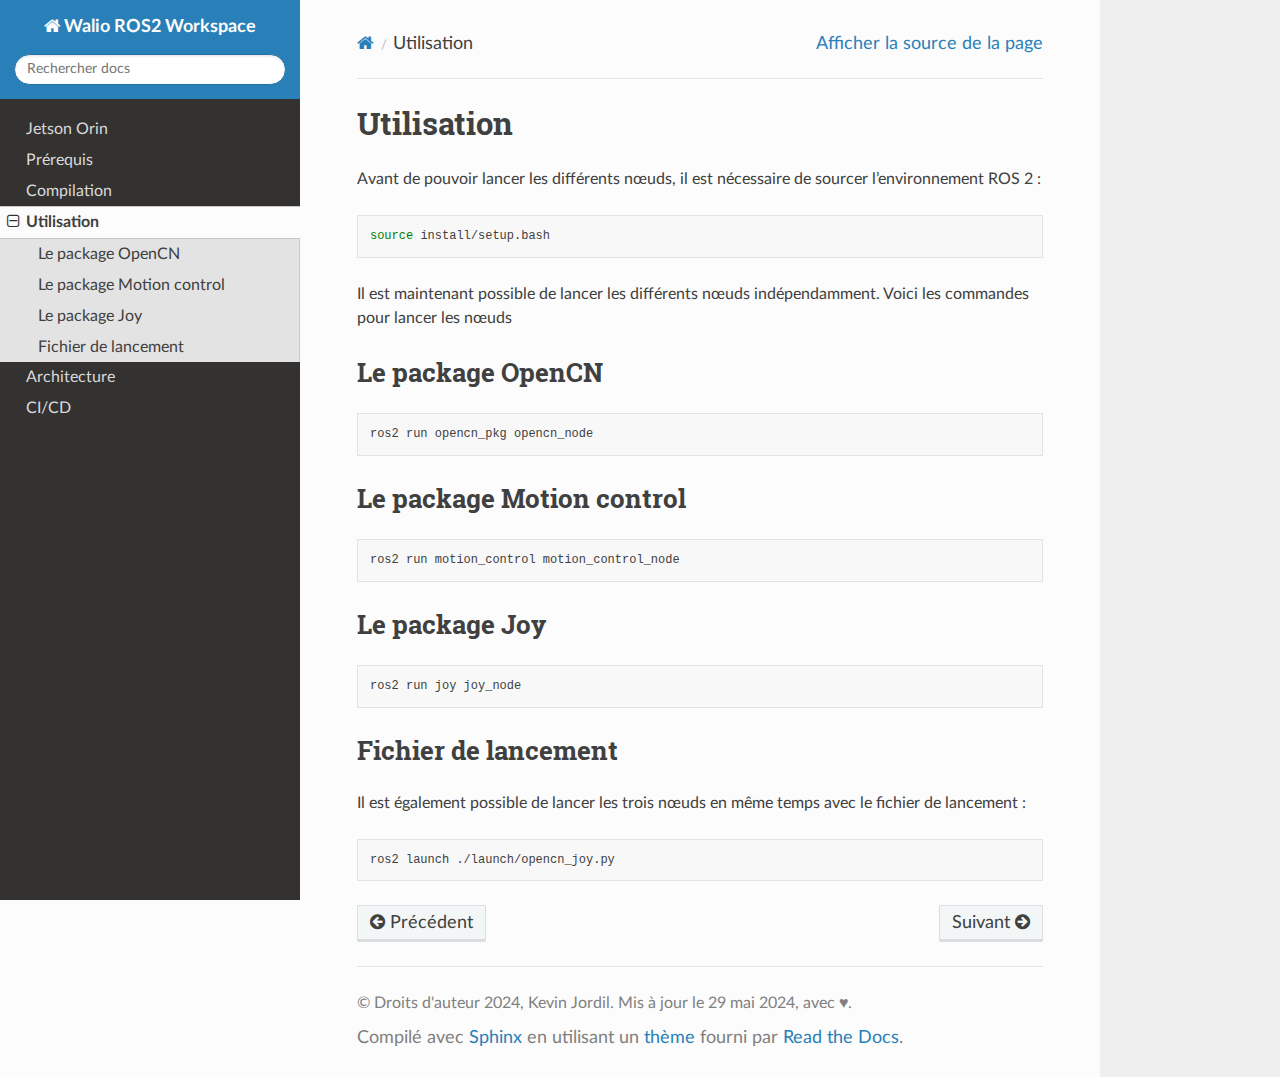
<file: utilisation.html>
<!DOCTYPE html>
<html class="writer-html5" lang="fr" data-content_root="./">
<head>
  <meta charset="utf-8" /><meta name="viewport" content="width=device-width, initial-scale=1" />

  <meta name="viewport" content="width=device-width, initial-scale=1.0" />
  <title>Utilisation &mdash; Documentation Walio ROS2 Workspace 1.0.0</title>
      <link rel="stylesheet" type="text/css" href="_static/pygments.css?v=80d5e7a1" />
      <link rel="stylesheet" type="text/css" href="_static/css/theme.css?v=19f00094" />
      <link rel="stylesheet" type="text/css" href="_static/copybutton.css?v=76b2166b" />
      <link rel="stylesheet" type="text/css" href="_static/sphinxcontrib-images/LightBox2/lightbox2/dist/css/lightbox.css?v=5c84f910" />
      <link rel="stylesheet" type="text/css" href="_static/css/hacks.css?v=41e1d6ec" />

  
  <!--[if lt IE 9]>
    <script src="_static/js/html5shiv.min.js"></script>
  <![endif]-->
  
        <script src="_static/jquery.js?v=5d32c60e"></script>
        <script src="_static/_sphinx_javascript_frameworks_compat.js?v=2cd50e6c"></script>
        <script src="_static/documentation_options.js?v=05dadb3a"></script>
        <script src="_static/doctools.js?v=9a2dae69"></script>
        <script src="_static/sphinx_highlight.js?v=dc90522c"></script>
        <script src="_static/clipboard.min.js?v=a7894cd8"></script>
        <script src="_static/copybutton.js?v=f281be69"></script>
        <script src="_static/translations.js?v=bf059b8c"></script>
        <script src="_static/sphinxcontrib-images/LightBox2/lightbox2/dist/js/lightbox-plus-jquery.min.js?v=ffc8af2d"></script>
        <script src="_static/sphinxcontrib-images/LightBox2/lightbox2-customize/jquery-noconflict.js?v=12818e64"></script>
    <script src="_static/js/theme.js"></script>
    <link rel="search" title="Recherche" href="search.html" />
    <link rel="next" title="Architecture" href="architecture.html" />
    <link rel="prev" title="Compilation" href="compilation.html" /> 
</head>

<body class="wy-body-for-nav"> 
  <div class="wy-grid-for-nav">
    <nav data-toggle="wy-nav-shift" class="wy-nav-side">
      <div class="wy-side-scroll">
        <div class="wy-side-nav-search" >

          
          
          <a href="index.html" class="icon icon-home">
            Walio ROS2 Workspace
          </a>
<div role="search">
  <form id="rtd-search-form" class="wy-form" action="search.html" method="get">
    <input type="text" name="q" placeholder="Rechercher docs" aria-label="Rechercher docs" />
    <input type="hidden" name="check_keywords" value="yes" />
    <input type="hidden" name="area" value="default" />
  </form>
</div>
        </div><div class="wy-menu wy-menu-vertical" data-spy="affix" role="navigation" aria-label="Navigation menu">
              <ul class="current">
<li class="toctree-l1"><a class="reference internal" href="jetson.html">Jetson Orin</a></li>
<li class="toctree-l1"><a class="reference internal" href="prerequis.html">Prérequis</a></li>
<li class="toctree-l1"><a class="reference internal" href="compilation.html">Compilation</a></li>
<li class="toctree-l1 current"><a class="current reference internal" href="#">Utilisation</a><ul>
<li class="toctree-l2"><a class="reference internal" href="#le-package-opencn">Le package OpenCN</a></li>
<li class="toctree-l2"><a class="reference internal" href="#le-package-motion-control">Le package Motion control</a></li>
<li class="toctree-l2"><a class="reference internal" href="#le-package-joy">Le package Joy</a></li>
<li class="toctree-l2"><a class="reference internal" href="#fichier-de-lancement">Fichier de lancement</a></li>
</ul>
</li>
<li class="toctree-l1"><a class="reference internal" href="architecture.html">Architecture</a></li>
<li class="toctree-l1"><a class="reference internal" href="cicd.html">CI/CD</a></li>
</ul>

        </div>
      </div>
    </nav>

    <section data-toggle="wy-nav-shift" class="wy-nav-content-wrap"><nav class="wy-nav-top" aria-label="Mobile navigation menu" >
          <i data-toggle="wy-nav-top" class="fa fa-bars"></i>
          <a href="index.html">Walio ROS2 Workspace</a>
      </nav>

      <div class="wy-nav-content">
        <div class="rst-content">
          <div role="navigation" aria-label="Page navigation">
  <ul class="wy-breadcrumbs">
      <li><a href="index.html" class="icon icon-home" aria-label="Home"></a></li>
      <li class="breadcrumb-item active">Utilisation</li>
      <li class="wy-breadcrumbs-aside">
            <a href="_sources/utilisation.rst.txt" rel="nofollow"> Afficher la source de la page</a>
      </li>
  </ul>
  <hr/>
</div>
          <div role="main" class="document" itemscope="itemscope" itemtype="http://schema.org/Article">
           <div itemprop="articleBody">
             
  <section id="utilisation">
<h1>Utilisation<a class="headerlink" href="#utilisation" title="Lien vers cette rubrique"></a></h1>
<p>Avant de pouvoir lancer les différents nœuds, il est nécessaire de sourcer l’environnement ROS 2 :</p>
<div class="highlight-bash notranslate"><div class="highlight"><pre><span></span><span class="nb">source</span><span class="w"> </span>install/setup.bash
</pre></div>
</div>
<p>Il est maintenant possible de lancer les différents nœuds indépendamment.
Voici les commandes pour lancer les nœuds</p>
<section id="le-package-opencn">
<h2>Le package OpenCN<a class="headerlink" href="#le-package-opencn" title="Lien vers cette rubrique"></a></h2>
<div class="highlight-bash notranslate"><div class="highlight"><pre><span></span>ros2<span class="w"> </span>run<span class="w"> </span>opencn_pkg<span class="w"> </span>opencn_node
</pre></div>
</div>
</section>
<section id="le-package-motion-control">
<h2>Le package Motion control<a class="headerlink" href="#le-package-motion-control" title="Lien vers cette rubrique"></a></h2>
<div class="highlight-bash notranslate"><div class="highlight"><pre><span></span>ros2<span class="w"> </span>run<span class="w"> </span>motion_control<span class="w"> </span>motion_control_node
</pre></div>
</div>
</section>
<section id="le-package-joy">
<h2>Le package Joy<a class="headerlink" href="#le-package-joy" title="Lien vers cette rubrique"></a></h2>
<div class="highlight-bash notranslate"><div class="highlight"><pre><span></span>ros2<span class="w"> </span>run<span class="w"> </span>joy<span class="w"> </span>joy_node
</pre></div>
</div>
</section>
<section id="fichier-de-lancement">
<h2>Fichier de lancement<a class="headerlink" href="#fichier-de-lancement" title="Lien vers cette rubrique"></a></h2>
<p>Il est également possible de lancer les trois nœuds en même temps avec le fichier de lancement :</p>
<div class="highlight-bash notranslate"><div class="highlight"><pre><span></span>ros2<span class="w"> </span>launch<span class="w"> </span>./launch/opencn_joy.py
</pre></div>
</div>
</section>
</section>


           </div>
          </div>
          <footer><div class="rst-footer-buttons" role="navigation" aria-label="Pied de page">
        <a href="compilation.html" class="btn btn-neutral float-left" title="Compilation" accesskey="p" rel="prev"><span class="fa fa-arrow-circle-left" aria-hidden="true"></span> Précédent</a>
        <a href="architecture.html" class="btn btn-neutral float-right" title="Architecture" accesskey="n" rel="next">Suivant <span class="fa fa-arrow-circle-right" aria-hidden="true"></span></a>
    </div>

  <hr/>

  <div role="contentinfo">
    <p>&#169; Droits d'auteur 2024, Kevin Jordil.
      <span class="lastupdated">Mis à jour le 29 mai 2024, avec ♥.
      </span></p>
  </div>

  Compilé avec <a href="https://www.sphinx-doc.org/">Sphinx</a> en utilisant un
    <a href="https://github.com/readthedocs/sphinx_rtd_theme">thème</a>
    fourni par <a href="https://readthedocs.org">Read the Docs</a>.
   

</footer>
        </div>
      </div>
    </section>
  </div>
  <script>
      jQuery(function () {
          SphinxRtdTheme.Navigation.enable(true);
      });
  </script> 

</body>
</html>
</file>
<file: _static/pygments.css>
pre { line-height: 125%; }
td.linenos .normal { color: inherit; background-color: transparent; padding-left: 5px; padding-right: 5px; }
span.linenos { color: inherit; background-color: transparent; padding-left: 5px; padding-right: 5px; }
td.linenos .special { color: #000000; background-color: #ffffc0; padding-left: 5px; padding-right: 5px; }
span.linenos.special { color: #000000; background-color: #ffffc0; padding-left: 5px; padding-right: 5px; }
.highlight .hll { background-color: #ffffcc }
.highlight { background: #f8f8f8; }
.highlight .c { color: #3D7B7B; font-style: italic } /* Comment */
.highlight .err { border: 1px solid #FF0000 } /* Error */
.highlight .k { color: #008000; font-weight: bold } /* Keyword */
.highlight .o { color: #666666 } /* Operator */
.highlight .ch { color: #3D7B7B; font-style: italic } /* Comment.Hashbang */
.highlight .cm { color: #3D7B7B; font-style: italic } /* Comment.Multiline */
.highlight .cp { color: #9C6500 } /* Comment.Preproc */
.highlight .cpf { color: #3D7B7B; font-style: italic } /* Comment.PreprocFile */
.highlight .c1 { color: #3D7B7B; font-style: italic } /* Comment.Single */
.highlight .cs { color: #3D7B7B; font-style: italic } /* Comment.Special */
.highlight .gd { color: #A00000 } /* Generic.Deleted */
.highlight .ge { font-style: italic } /* Generic.Emph */
.highlight .ges { font-weight: bold; font-style: italic } /* Generic.EmphStrong */
.highlight .gr { color: #E40000 } /* Generic.Error */
.highlight .gh { color: #000080; font-weight: bold } /* Generic.Heading */
.highlight .gi { color: #008400 } /* Generic.Inserted */
.highlight .go { color: #717171 } /* Generic.Output */
.highlight .gp { color: #000080; font-weight: bold } /* Generic.Prompt */
.highlight .gs { font-weight: bold } /* Generic.Strong */
.highlight .gu { color: #800080; font-weight: bold } /* Generic.Subheading */
.highlight .gt { color: #0044DD } /* Generic.Traceback */
.highlight .kc { color: #008000; font-weight: bold } /* Keyword.Constant */
.highlight .kd { color: #008000; font-weight: bold } /* Keyword.Declaration */
.highlight .kn { color: #008000; font-weight: bold } /* Keyword.Namespace */
.highlight .kp { color: #008000 } /* Keyword.Pseudo */
.highlight .kr { color: #008000; font-weight: bold } /* Keyword.Reserved */
.highlight .kt { color: #B00040 } /* Keyword.Type */
.highlight .m { color: #666666 } /* Literal.Number */
.highlight .s { color: #BA2121 } /* Literal.String */
.highlight .na { color: #687822 } /* Name.Attribute */
.highlight .nb { color: #008000 } /* Name.Builtin */
.highlight .nc { color: #0000FF; font-weight: bold } /* Name.Class */
.highlight .no { color: #880000 } /* Name.Constant */
.highlight .nd { color: #AA22FF } /* Name.Decorator */
.highlight .ni { color: #717171; font-weight: bold } /* Name.Entity */
.highlight .ne { color: #CB3F38; font-weight: bold } /* Name.Exception */
.highlight .nf { color: #0000FF } /* Name.Function */
.highlight .nl { color: #767600 } /* Name.Label */
.highlight .nn { color: #0000FF; font-weight: bold } /* Name.Namespace */
.highlight .nt { color: #008000; font-weight: bold } /* Name.Tag */
.highlight .nv { color: #19177C } /* Name.Variable */
.highlight .ow { color: #AA22FF; font-weight: bold } /* Operator.Word */
.highlight .w { color: #bbbbbb } /* Text.Whitespace */
.highlight .mb { color: #666666 } /* Literal.Number.Bin */
.highlight .mf { color: #666666 } /* Literal.Number.Float */
.highlight .mh { color: #666666 } /* Literal.Number.Hex */
.highlight .mi { color: #666666 } /* Literal.Number.Integer */
.highlight .mo { color: #666666 } /* Literal.Number.Oct */
.highlight .sa { color: #BA2121 } /* Literal.String.Affix */
.highlight .sb { color: #BA2121 } /* Literal.String.Backtick */
.highlight .sc { color: #BA2121 } /* Literal.String.Char */
.highlight .dl { color: #BA2121 } /* Literal.String.Delimiter */
.highlight .sd { color: #BA2121; font-style: italic } /* Literal.String.Doc */
.highlight .s2 { color: #BA2121 } /* Literal.String.Double */
.highlight .se { color: #AA5D1F; font-weight: bold } /* Literal.String.Escape */
.highlight .sh { color: #BA2121 } /* Literal.String.Heredoc */
.highlight .si { color: #A45A77; font-weight: bold } /* Literal.String.Interpol */
.highlight .sx { color: #008000 } /* Literal.String.Other */
.highlight .sr { color: #A45A77 } /* Literal.String.Regex */
.highlight .s1 { color: #BA2121 } /* Literal.String.Single */
.highlight .ss { color: #19177C } /* Literal.String.Symbol */
.highlight .bp { color: #008000 } /* Name.Builtin.Pseudo */
.highlight .fm { color: #0000FF } /* Name.Function.Magic */
.highlight .vc { color: #19177C } /* Name.Variable.Class */
.highlight .vg { color: #19177C } /* Name.Variable.Global */
.highlight .vi { color: #19177C } /* Name.Variable.Instance */
.highlight .vm { color: #19177C } /* Name.Variable.Magic */
.highlight .il { color: #666666 } /* Literal.Number.Integer.Long */
</file>
<file: _static/css/theme.css>
html{box-sizing:border-box}*,:after,:before{box-sizing:inherit}article,aside,details,figcaption,figure,footer,header,hgroup,nav,section{display:block}audio,canvas,video{display:inline-block;*display:inline;*zoom:1}[hidden],audio:not([controls]){display:none}*{-webkit-box-sizing:border-box;-moz-box-sizing:border-box;box-sizing:border-box}html{font-size:100%;-webkit-text-size-adjust:100%;-ms-text-size-adjust:100%}body{margin:0}a:active,a:hover{outline:0}abbr[title]{border-bottom:1px dotted}b,strong{font-weight:700}blockquote{margin:0}dfn{font-style:italic}ins{background:#ff9;text-decoration:none}ins,mark{color:#000}mark{background:#ff0;font-style:italic;font-weight:700}.rst-content code,.rst-content tt,code,kbd,pre,samp{font-family:monospace,serif;_font-family:courier new,monospace;font-size:1em}pre{white-space:pre}q{quotes:none}q:after,q:before{content:"";content:none}small{font-size:85%}sub,sup{font-size:75%;line-height:0;position:relative;vertical-align:baseline}sup{top:-.5em}sub{bottom:-.25em}dl,ol,ul{margin:0;padding:0;list-style:none;list-style-image:none}li{list-style:none}dd{margin:0}img{border:0;-ms-interpolation-mode:bicubic;vertical-align:middle;max-width:100%}svg:not(:root){overflow:hidden}figure,form{margin:0}label{cursor:pointer}button,input,select,textarea{font-size:100%;margin:0;vertical-align:baseline;*vertical-align:middle}button,input{line-height:normal}button,input[type=button],input[type=reset],input[type=submit]{cursor:pointer;-webkit-appearance:button;*overflow:visible}button[disabled],input[disabled]{cursor:default}input[type=search]{-webkit-appearance:textfield;-moz-box-sizing:content-box;-webkit-box-sizing:content-box;box-sizing:content-box}textarea{resize:vertical}table{border-collapse:collapse;border-spacing:0}td{vertical-align:top}.chromeframe{margin:.2em 0;background:#ccc;color:#000;padding:.2em 0}.ir{display:block;border:0;text-indent:-999em;overflow:hidden;background-color:transparent;background-repeat:no-repeat;text-align:left;direction:ltr;*line-height:0}.ir br{display:none}.hidden{display:none!important;visibility:hidden}.visuallyhidden{border:0;clip:rect(0 0 0 0);height:1px;margin:-1px;overflow:hidden;padding:0;position:absolute;width:1px}.visuallyhidden.focusable:active,.visuallyhidden.focusable:focus{clip:auto;height:auto;margin:0;overflow:visible;position:static;width:auto}.invisible{visibility:hidden}.relative{position:relative}big,small{font-size:100%}@media print{body,html,section{background:none!important}*{box-shadow:none!important;text-shadow:none!important;filter:none!important;-ms-filter:none!important}a,a:visited{text-decoration:underline}.ir a:after,a[href^="#"]:after,a[href^="javascript:"]:after{content:""}blockquote,pre{page-break-inside:avoid}thead{display:table-header-group}img,tr{page-break-inside:avoid}img{max-width:100%!important}@page{margin:.5cm}.rst-content .toctree-wrapper>p.caption,h2,h3,p{orphans:3;widows:3}.rst-content .toctree-wrapper>p.caption,h2,h3{page-break-after:avoid}}.btn,.fa:before,.icon:before,.rst-content .admonition,.rst-content .admonition-title:before,.rst-content .admonition-todo,.rst-content .attention,.rst-content .caution,.rst-content .code-block-caption .headerlink:before,.rst-content .danger,.rst-content .eqno .headerlink:before,.rst-content .error,.rst-content .hint,.rst-content .important,.rst-content .note,.rst-content .seealso,.rst-content .tip,.rst-content .warning,.rst-content code.download span:first-child:before,.rst-content dl dt .headerlink:before,.rst-content h1 .headerlink:before,.rst-content h2 .headerlink:before,.rst-content h3 .headerlink:before,.rst-content h4 .headerlink:before,.rst-content h5 .headerlink:before,.rst-content h6 .headerlink:before,.rst-content p.caption .headerlink:before,.rst-content p .headerlink:before,.rst-content table>caption .headerlink:before,.rst-content tt.download span:first-child:before,.wy-alert,.wy-dropdown .caret:before,.wy-inline-validate.wy-inline-validate-danger .wy-input-context:before,.wy-inline-validate.wy-inline-validate-info .wy-input-context:before,.wy-inline-validate.wy-inline-validate-success .wy-input-context:before,.wy-inline-validate.wy-inline-validate-warning .wy-input-context:before,.wy-menu-vertical li.current>a button.toctree-expand:before,.wy-menu-vertical li.on a button.toctree-expand:before,.wy-menu-vertical li button.toctree-expand:before,input[type=color],input[type=date],input[type=datetime-local],input[type=datetime],input[type=email],input[type=month],input[type=number],input[type=password],input[type=search],input[type=tel],input[type=text],input[type=time],input[type=url],input[type=week],select,textarea{-webkit-font-smoothing:antialiased}.clearfix{*zoom:1}.clearfix:after,.clearfix:before{display:table;content:""}.clearfix:after{clear:both}/*!
 *  Font Awesome 4.7.0 by @davegandy - http://fontawesome.io - @fontawesome
 *  License - http://fontawesome.io/license (Font: SIL OFL 1.1, CSS: MIT License)
 */@font-face{font-family:FontAwesome;src:url(fonts/fontawesome-webfont.eot?674f50d287a8c48dc19ba404d20fe713);src:url(fonts/fontawesome-webfont.eot?674f50d287a8c48dc19ba404d20fe713?#iefix&v=4.7.0) format("embedded-opentype"),url(fonts/fontawesome-webfont.woff2?af7ae505a9eed503f8b8e6982036873e) format("woff2"),url(fonts/fontawesome-webfont.woff?fee66e712a8a08eef5805a46892932ad) format("woff"),url(fonts/fontawesome-webfont.ttf?b06871f281fee6b241d60582ae9369b9) format("truetype"),url(fonts/fontawesome-webfont.svg?912ec66d7572ff821749319396470bde#fontawesomeregular) format("svg");font-weight:400;font-style:normal}.fa,.icon,.rst-content .admonition-title,.rst-content .code-block-caption .headerlink,.rst-content .eqno .headerlink,.rst-content code.download span:first-child,.rst-content dl dt .headerlink,.rst-content h1 .headerlink,.rst-content h2 .headerlink,.rst-content h3 .headerlink,.rst-content h4 .headerlink,.rst-content h5 .headerlink,.rst-content h6 .headerlink,.rst-content p.caption .headerlink,.rst-content p .headerlink,.rst-content table>caption .headerlink,.rst-content tt.download span:first-child,.wy-menu-vertical li.current>a button.toctree-expand,.wy-menu-vertical li.on a button.toctree-expand,.wy-menu-vertical li button.toctree-expand{display:inline-block;font:normal normal normal 14px/1 FontAwesome;font-size:inherit;text-rendering:auto;-webkit-font-smoothing:antialiased;-moz-osx-font-smoothing:grayscale}.fa-lg{font-size:1.33333em;line-height:.75em;vertical-align:-15%}.fa-2x{font-size:2em}.fa-3x{font-size:3em}.fa-4x{font-size:4em}.fa-5x{font-size:5em}.fa-fw{width:1.28571em;text-align:center}.fa-ul{padding-left:0;margin-left:2.14286em;list-style-type:none}.fa-ul>li{position:relative}.fa-li{position:absolute;left:-2.14286em;width:2.14286em;top:.14286em;text-align:center}.fa-li.fa-lg{left:-1.85714em}.fa-border{padding:.2em .25em .15em;border:.08em solid #eee;border-radius:.1em}.fa-pull-left{float:left}.fa-pull-right{float:right}.fa-pull-left.icon,.fa.fa-pull-left,.rst-content .code-block-caption .fa-pull-left.headerlink,.rst-content .eqno .fa-pull-left.headerlink,.rst-content .fa-pull-left.admonition-title,.rst-content code.download span.fa-pull-left:first-child,.rst-content dl dt .fa-pull-left.headerlink,.rst-content h1 .fa-pull-left.headerlink,.rst-content h2 .fa-pull-left.headerlink,.rst-content h3 .fa-pull-left.headerlink,.rst-content h4 .fa-pull-left.headerlink,.rst-content h5 .fa-pull-left.headerlink,.rst-content h6 .fa-pull-left.headerlink,.rst-content p .fa-pull-left.headerlink,.rst-content table>caption .fa-pull-left.headerlink,.rst-content tt.download span.fa-pull-left:first-child,.wy-menu-vertical li.current>a button.fa-pull-left.toctree-expand,.wy-menu-vertical li.on a button.fa-pull-left.toctree-expand,.wy-menu-vertical li button.fa-pull-left.toctree-expand{margin-right:.3em}.fa-pull-right.icon,.fa.fa-pull-right,.rst-content .code-block-caption .fa-pull-right.headerlink,.rst-content .eqno .fa-pull-right.headerlink,.rst-content .fa-pull-right.admonition-title,.rst-content code.download span.fa-pull-right:first-child,.rst-content dl dt .fa-pull-right.headerlink,.rst-content h1 .fa-pull-right.headerlink,.rst-content h2 .fa-pull-right.headerlink,.rst-content h3 .fa-pull-right.headerlink,.rst-content h4 .fa-pull-right.headerlink,.rst-content h5 .fa-pull-right.headerlink,.rst-content h6 .fa-pull-right.headerlink,.rst-content p .fa-pull-right.headerlink,.rst-content table>caption .fa-pull-right.headerlink,.rst-content tt.download span.fa-pull-right:first-child,.wy-menu-vertical li.current>a button.fa-pull-right.toctree-expand,.wy-menu-vertical li.on a button.fa-pull-right.toctree-expand,.wy-menu-vertical li button.fa-pull-right.toctree-expand{margin-left:.3em}.pull-right{float:right}.pull-left{float:left}.fa.pull-left,.pull-left.icon,.rst-content .code-block-caption .pull-left.headerlink,.rst-content .eqno .pull-left.headerlink,.rst-content .pull-left.admonition-title,.rst-content code.download span.pull-left:first-child,.rst-content dl dt .pull-left.headerlink,.rst-content h1 .pull-left.headerlink,.rst-content h2 .pull-left.headerlink,.rst-content h3 .pull-left.headerlink,.rst-content h4 .pull-left.headerlink,.rst-content h5 .pull-left.headerlink,.rst-content h6 .pull-left.headerlink,.rst-content p .pull-left.headerlink,.rst-content table>caption .pull-left.headerlink,.rst-content tt.download span.pull-left:first-child,.wy-menu-vertical li.current>a button.pull-left.toctree-expand,.wy-menu-vertical li.on a button.pull-left.toctree-expand,.wy-menu-vertical li button.pull-left.toctree-expand{margin-right:.3em}.fa.pull-right,.pull-right.icon,.rst-content .code-block-caption .pull-right.headerlink,.rst-content .eqno .pull-right.headerlink,.rst-content .pull-right.admonition-title,.rst-content code.download span.pull-right:first-child,.rst-content dl dt .pull-right.headerlink,.rst-content h1 .pull-right.headerlink,.rst-content h2 .pull-right.headerlink,.rst-content h3 .pull-right.headerlink,.rst-content h4 .pull-right.headerlink,.rst-content h5 .pull-right.headerlink,.rst-content h6 .pull-right.headerlink,.rst-content p .pull-right.headerlink,.rst-content table>caption .pull-right.headerlink,.rst-content tt.download span.pull-right:first-child,.wy-menu-vertical li.current>a button.pull-right.toctree-expand,.wy-menu-vertical li.on a button.pull-right.toctree-expand,.wy-menu-vertical li button.pull-right.toctree-expand{margin-left:.3em}.fa-spin{-webkit-animation:fa-spin 2s linear infinite;animation:fa-spin 2s linear infinite}.fa-pulse{-webkit-animation:fa-spin 1s steps(8) infinite;animation:fa-spin 1s steps(8) infinite}@-webkit-keyframes fa-spin{0%{-webkit-transform:rotate(0deg);transform:rotate(0deg)}to{-webkit-transform:rotate(359deg);transform:rotate(359deg)}}@keyframes fa-spin{0%{-webkit-transform:rotate(0deg);transform:rotate(0deg)}to{-webkit-transform:rotate(359deg);transform:rotate(359deg)}}.fa-rotate-90{-ms-filter:"progid:DXImageTransform.Microsoft.BasicImage(rotation=1)";-webkit-transform:rotate(90deg);-ms-transform:rotate(90deg);transform:rotate(90deg)}.fa-rotate-180{-ms-filter:"progid:DXImageTransform.Microsoft.BasicImage(rotation=2)";-webkit-transform:rotate(180deg);-ms-transform:rotate(180deg);transform:rotate(180deg)}.fa-rotate-270{-ms-filter:"progid:DXImageTransform.Microsoft.BasicImage(rotation=3)";-webkit-transform:rotate(270deg);-ms-transform:rotate(270deg);transform:rotate(270deg)}.fa-flip-horizontal{-ms-filter:"progid:DXImageTransform.Microsoft.BasicImage(rotation=0, mirror=1)";-webkit-transform:scaleX(-1);-ms-transform:scaleX(-1);transform:scaleX(-1)}.fa-flip-vertical{-ms-filter:"progid:DXImageTransform.Microsoft.BasicImage(rotation=2, mirror=1)";-webkit-transform:scaleY(-1);-ms-transform:scaleY(-1);transform:scaleY(-1)}:root .fa-flip-horizontal,:root .fa-flip-vertical,:root .fa-rotate-90,:root .fa-rotate-180,:root .fa-rotate-270{filter:none}.fa-stack{position:relative;display:inline-block;width:2em;height:2em;line-height:2em;vertical-align:middle}.fa-stack-1x,.fa-stack-2x{position:absolute;left:0;width:100%;text-align:center}.fa-stack-1x{line-height:inherit}.fa-stack-2x{font-size:2em}.fa-inverse{color:#fff}.fa-glass:before{content:""}.fa-music:before{content:""}.fa-search:before,.icon-search:before{content:""}.fa-envelope-o:before{content:""}.fa-heart:before{content:""}.fa-star:before{content:""}.fa-star-o:before{content:""}.fa-user:before{content:""}.fa-film:before{content:""}.fa-th-large:before{content:""}.fa-th:before{content:""}.fa-th-list:before{content:""}.fa-check:before{content:""}.fa-close:before,.fa-remove:before,.fa-times:before{content:""}.fa-search-plus:before{content:""}.fa-search-minus:before{content:""}.fa-power-off:before{content:""}.fa-signal:before{content:""}.fa-cog:before,.fa-gear:before{content:""}.fa-trash-o:before{content:""}.fa-home:before,.icon-home:before{content:""}.fa-file-o:before{content:""}.fa-clock-o:before{content:""}.fa-road:before{content:""}.fa-download:before,.rst-content code.download span:first-child:before,.rst-content tt.download span:first-child:before{content:""}.fa-arrow-circle-o-down:before{content:""}.fa-arrow-circle-o-up:before{content:""}.fa-inbox:before{content:""}.fa-play-circle-o:before{content:""}.fa-repeat:before,.fa-rotate-right:before{content:""}.fa-refresh:before{content:""}.fa-list-alt:before{content:""}.fa-lock:before{content:""}.fa-flag:before{content:""}.fa-headphones:before{content:""}.fa-volume-off:before{content:""}.fa-volume-down:before{content:""}.fa-volume-up:before{content:""}.fa-qrcode:before{content:""}.fa-barcode:before{content:""}.fa-tag:before{content:""}.fa-tags:before{content:""}.fa-book:before,.icon-book:before{content:""}.fa-bookmark:before{content:""}.fa-print:before{content:""}.fa-camera:before{content:""}.fa-font:before{content:""}.fa-bold:before{content:""}.fa-italic:before{content:""}.fa-text-height:before{content:""}.fa-text-width:before{content:""}.fa-align-left:before{content:""}.fa-align-center:before{content:""}.fa-align-right:before{content:""}.fa-align-justify:before{content:""}.fa-list:before{content:""}.fa-dedent:before,.fa-outdent:before{content:""}.fa-indent:before{content:""}.fa-video-camera:before{content:""}.fa-image:before,.fa-photo:before,.fa-picture-o:before{content:""}.fa-pencil:before{content:""}.fa-map-marker:before{content:""}.fa-adjust:before{content:""}.fa-tint:before{content:""}.fa-edit:before,.fa-pencil-square-o:before{content:""}.fa-share-square-o:before{content:""}.fa-check-square-o:before{content:""}.fa-arrows:before{content:""}.fa-step-backward:before{content:""}.fa-fast-backward:before{content:""}.fa-backward:before{content:""}.fa-play:before{content:""}.fa-pause:before{content:""}.fa-stop:before{content:""}.fa-forward:before{content:""}.fa-fast-forward:before{content:""}.fa-step-forward:before{content:""}.fa-eject:before{content:""}.fa-chevron-left:before{content:""}.fa-chevron-right:before{content:""}.fa-plus-circle:before{content:""}.fa-minus-circle:before{content:""}.fa-times-circle:before,.wy-inline-validate.wy-inline-validate-danger .wy-input-context:before{content:""}.fa-check-circle:before,.wy-inline-validate.wy-inline-validate-success .wy-input-context:before{content:""}.fa-question-circle:before{content:""}.fa-info-circle:before{content:""}.fa-crosshairs:before{content:""}.fa-times-circle-o:before{content:""}.fa-check-circle-o:before{content:""}.fa-ban:before{content:""}.fa-arrow-left:before{content:""}.fa-arrow-right:before{content:""}.fa-arrow-up:before{content:""}.fa-arrow-down:before{content:""}.fa-mail-forward:before,.fa-share:before{content:""}.fa-expand:before{content:""}.fa-compress:before{content:""}.fa-plus:before{content:""}.fa-minus:before{content:""}.fa-asterisk:before{content:""}.fa-exclamation-circle:before,.rst-content .admonition-title:before,.wy-inline-validate.wy-inline-validate-info .wy-input-context:before,.wy-inline-validate.wy-inline-validate-warning .wy-input-context:before{content:""}.fa-gift:before{content:""}.fa-leaf:before{content:""}.fa-fire:before,.icon-fire:before{content:""}.fa-eye:before{content:""}.fa-eye-slash:before{content:""}.fa-exclamation-triangle:before,.fa-warning:before{content:""}.fa-plane:before{content:""}.fa-calendar:before{content:""}.fa-random:before{content:""}.fa-comment:before{content:""}.fa-magnet:before{content:""}.fa-chevron-up:before{content:""}.fa-chevron-down:before{content:""}.fa-retweet:before{content:""}.fa-shopping-cart:before{content:""}.fa-folder:before{content:""}.fa-folder-open:before{content:""}.fa-arrows-v:before{content:""}.fa-arrows-h:before{content:""}.fa-bar-chart-o:before,.fa-bar-chart:before{content:""}.fa-twitter-square:before{content:""}.fa-facebook-square:before{content:""}.fa-camera-retro:before{content:""}.fa-key:before{content:""}.fa-cogs:before,.fa-gears:before{content:""}.fa-comments:before{content:""}.fa-thumbs-o-up:before{content:""}.fa-thumbs-o-down:before{content:""}.fa-star-half:before{content:""}.fa-heart-o:before{content:""}.fa-sign-out:before{content:""}.fa-linkedin-square:before{content:""}.fa-thumb-tack:before{content:""}.fa-external-link:before{content:""}.fa-sign-in:before{content:""}.fa-trophy:before{content:""}.fa-github-square:before{content:""}.fa-upload:before{content:""}.fa-lemon-o:before{content:""}.fa-phone:before{content:""}.fa-square-o:before{content:""}.fa-bookmark-o:before{content:""}.fa-phone-square:before{content:""}.fa-twitter:before{content:""}.fa-facebook-f:before,.fa-facebook:before{content:""}.fa-github:before,.icon-github:before{content:""}.fa-unlock:before{content:""}.fa-credit-card:before{content:""}.fa-feed:before,.fa-rss:before{content:""}.fa-hdd-o:before{content:""}.fa-bullhorn:before{content:""}.fa-bell:before{content:""}.fa-certificate:before{content:""}.fa-hand-o-right:before{content:""}.fa-hand-o-left:before{content:""}.fa-hand-o-up:before{content:""}.fa-hand-o-down:before{content:""}.fa-arrow-circle-left:before,.icon-circle-arrow-left:before{content:""}.fa-arrow-circle-right:before,.icon-circle-arrow-right:before{content:""}.fa-arrow-circle-up:before{content:""}.fa-arrow-circle-down:before{content:""}.fa-globe:before{content:""}.fa-wrench:before{content:""}.fa-tasks:before{content:""}.fa-filter:before{content:""}.fa-briefcase:before{content:""}.fa-arrows-alt:before{content:""}.fa-group:before,.fa-users:before{content:""}.fa-chain:before,.fa-link:before,.icon-link:before{content:""}.fa-cloud:before{content:""}.fa-flask:before{content:""}.fa-cut:before,.fa-scissors:before{content:""}.fa-copy:before,.fa-files-o:before{content:""}.fa-paperclip:before{content:""}.fa-floppy-o:before,.fa-save:before{content:""}.fa-square:before{content:""}.fa-bars:before,.fa-navicon:before,.fa-reorder:before{content:""}.fa-list-ul:before{content:""}.fa-list-ol:before{content:""}.fa-strikethrough:before{content:""}.fa-underline:before{content:""}.fa-table:before{content:""}.fa-magic:before{content:""}.fa-truck:before{content:""}.fa-pinterest:before{content:""}.fa-pinterest-square:before{content:""}.fa-google-plus-square:before{content:""}.fa-google-plus:before{content:""}.fa-money:before{content:""}.fa-caret-down:before,.icon-caret-down:before,.wy-dropdown .caret:before{content:""}.fa-caret-up:before{content:""}.fa-caret-left:before{content:""}.fa-caret-right:before{content:""}.fa-columns:before{content:""}.fa-sort:before,.fa-unsorted:before{content:""}.fa-sort-desc:before,.fa-sort-down:before{content:""}.fa-sort-asc:before,.fa-sort-up:before{content:""}.fa-envelope:before{content:""}.fa-linkedin:before{content:""}.fa-rotate-left:before,.fa-undo:before{content:""}.fa-gavel:before,.fa-legal:before{content:""}.fa-dashboard:before,.fa-tachometer:before{content:""}.fa-comment-o:before{content:""}.fa-comments-o:before{content:""}.fa-bolt:before,.fa-flash:before{content:""}.fa-sitemap:before{content:""}.fa-umbrella:before{content:""}.fa-clipboard:before,.fa-paste:before{content:""}.fa-lightbulb-o:before{content:""}.fa-exchange:before{content:""}.fa-cloud-download:before{content:""}.fa-cloud-upload:before{content:""}.fa-user-md:before{content:""}.fa-stethoscope:before{content:""}.fa-suitcase:before{content:""}.fa-bell-o:before{content:""}.fa-coffee:before{content:""}.fa-cutlery:before{content:""}.fa-file-text-o:before{content:""}.fa-building-o:before{content:""}.fa-hospital-o:before{content:""}.fa-ambulance:before{content:""}.fa-medkit:before{content:""}.fa-fighter-jet:before{content:""}.fa-beer:before{content:""}.fa-h-square:before{content:""}.fa-plus-square:before{content:""}.fa-angle-double-left:before{content:""}.fa-angle-double-right:before{content:""}.fa-angle-double-up:before{content:""}.fa-angle-double-down:before{content:""}.fa-angle-left:before{content:""}.fa-angle-right:before{content:""}.fa-angle-up:before{content:""}.fa-angle-down:before{content:""}.fa-desktop:before{content:""}.fa-laptop:before{content:""}.fa-tablet:before{content:""}.fa-mobile-phone:before,.fa-mobile:before{content:""}.fa-circle-o:before{content:""}.fa-quote-left:before{content:""}.fa-quote-right:before{content:""}.fa-spinner:before{content:""}.fa-circle:before{content:""}.fa-mail-reply:before,.fa-reply:before{content:""}.fa-github-alt:before{content:""}.fa-folder-o:before{content:""}.fa-folder-open-o:before{content:""}.fa-smile-o:before{content:""}.fa-frown-o:before{content:""}.fa-meh-o:before{content:""}.fa-gamepad:before{content:""}.fa-keyboard-o:before{content:""}.fa-flag-o:before{content:""}.fa-flag-checkered:before{content:""}.fa-terminal:before{content:""}.fa-code:before{content:""}.fa-mail-reply-all:before,.fa-reply-all:before{content:""}.fa-star-half-empty:before,.fa-star-half-full:before,.fa-star-half-o:before{content:""}.fa-location-arrow:before{content:""}.fa-crop:before{content:""}.fa-code-fork:before{content:""}.fa-chain-broken:before,.fa-unlink:before{content:""}.fa-question:before{content:""}.fa-info:before{content:""}.fa-exclamation:before{content:""}.fa-superscript:before{content:""}.fa-subscript:before{content:""}.fa-eraser:before{content:""}.fa-puzzle-piece:before{content:""}.fa-microphone:before{content:""}.fa-microphone-slash:before{content:""}.fa-shield:before{content:""}.fa-calendar-o:before{content:""}.fa-fire-extinguisher:before{content:""}.fa-rocket:before{content:""}.fa-maxcdn:before{content:""}.fa-chevron-circle-left:before{content:""}.fa-chevron-circle-right:before{content:""}.fa-chevron-circle-up:before{content:""}.fa-chevron-circle-down:before{content:""}.fa-html5:before{content:""}.fa-css3:before{content:""}.fa-anchor:before{content:""}.fa-unlock-alt:before{content:""}.fa-bullseye:before{content:""}.fa-ellipsis-h:before{content:""}.fa-ellipsis-v:before{content:""}.fa-rss-square:before{content:""}.fa-play-circle:before{content:""}.fa-ticket:before{content:""}.fa-minus-square:before{content:""}.fa-minus-square-o:before,.wy-menu-vertical li.current>a button.toctree-expand:before,.wy-menu-vertical li.on a button.toctree-expand:before{content:""}.fa-level-up:before{content:""}.fa-level-down:before{content:""}.fa-check-square:before{content:""}.fa-pencil-square:before{content:""}.fa-external-link-square:before{content:""}.fa-share-square:before{content:""}.fa-compass:before{content:""}.fa-caret-square-o-down:before,.fa-toggle-down:before{content:""}.fa-caret-square-o-up:before,.fa-toggle-up:before{content:""}.fa-caret-square-o-right:before,.fa-toggle-right:before{content:""}.fa-eur:before,.fa-euro:before{content:""}.fa-gbp:before{content:""}.fa-dollar:before,.fa-usd:before{content:""}.fa-inr:before,.fa-rupee:before{content:""}.fa-cny:before,.fa-jpy:before,.fa-rmb:before,.fa-yen:before{content:""}.fa-rouble:before,.fa-rub:before,.fa-ruble:before{content:""}.fa-krw:before,.fa-won:before{content:""}.fa-bitcoin:before,.fa-btc:before{content:""}.fa-file:before{content:""}.fa-file-text:before{content:""}.fa-sort-alpha-asc:before{content:""}.fa-sort-alpha-desc:before{content:""}.fa-sort-amount-asc:before{content:""}.fa-sort-amount-desc:before{content:""}.fa-sort-numeric-asc:before{content:""}.fa-sort-numeric-desc:before{content:""}.fa-thumbs-up:before{content:""}.fa-thumbs-down:before{content:""}.fa-youtube-square:before{content:""}.fa-youtube:before{content:""}.fa-xing:before{content:""}.fa-xing-square:before{content:""}.fa-youtube-play:before{content:""}.fa-dropbox:before{content:""}.fa-stack-overflow:before{content:""}.fa-instagram:before{content:""}.fa-flickr:before{content:""}.fa-adn:before{content:""}.fa-bitbucket:before,.icon-bitbucket:before{content:""}.fa-bitbucket-square:before{content:""}.fa-tumblr:before{content:""}.fa-tumblr-square:before{content:""}.fa-long-arrow-down:before{content:""}.fa-long-arrow-up:before{content:""}.fa-long-arrow-left:before{content:""}.fa-long-arrow-right:before{content:""}.fa-apple:before{content:""}.fa-windows:before{content:""}.fa-android:before{content:""}.fa-linux:before{content:""}.fa-dribbble:before{content:""}.fa-skype:before{content:""}.fa-foursquare:before{content:""}.fa-trello:before{content:""}.fa-female:before{content:""}.fa-male:before{content:""}.fa-gittip:before,.fa-gratipay:before{content:""}.fa-sun-o:before{content:""}.fa-moon-o:before{content:""}.fa-archive:before{content:""}.fa-bug:before{content:""}.fa-vk:before{content:""}.fa-weibo:before{content:""}.fa-renren:before{content:""}.fa-pagelines:before{content:""}.fa-stack-exchange:before{content:""}.fa-arrow-circle-o-right:before{content:""}.fa-arrow-circle-o-left:before{content:""}.fa-caret-square-o-left:before,.fa-toggle-left:before{content:""}.fa-dot-circle-o:before{content:""}.fa-wheelchair:before{content:""}.fa-vimeo-square:before{content:""}.fa-try:before,.fa-turkish-lira:before{content:""}.fa-plus-square-o:before,.wy-menu-vertical li button.toctree-expand:before{content:""}.fa-space-shuttle:before{content:""}.fa-slack:before{content:""}.fa-envelope-square:before{content:""}.fa-wordpress:before{content:""}.fa-openid:before{content:""}.fa-bank:before,.fa-institution:before,.fa-university:before{content:""}.fa-graduation-cap:before,.fa-mortar-board:before{content:""}.fa-yahoo:before{content:""}.fa-google:before{content:""}.fa-reddit:before{content:""}.fa-reddit-square:before{content:""}.fa-stumbleupon-circle:before{content:""}.fa-stumbleupon:before{content:""}.fa-delicious:before{content:""}.fa-digg:before{content:""}.fa-pied-piper-pp:before{content:""}.fa-pied-piper-alt:before{content:""}.fa-drupal:before{content:""}.fa-joomla:before{content:""}.fa-language:before{content:""}.fa-fax:before{content:""}.fa-building:before{content:""}.fa-child:before{content:""}.fa-paw:before{content:""}.fa-spoon:before{content:""}.fa-cube:before{content:""}.fa-cubes:before{content:""}.fa-behance:before{content:""}.fa-behance-square:before{content:""}.fa-steam:before{content:""}.fa-steam-square:before{content:""}.fa-recycle:before{content:""}.fa-automobile:before,.fa-car:before{content:""}.fa-cab:before,.fa-taxi:before{content:""}.fa-tree:before{content:""}.fa-spotify:before{content:""}.fa-deviantart:before{content:""}.fa-soundcloud:before{content:""}.fa-database:before{content:""}.fa-file-pdf-o:before{content:""}.fa-file-word-o:before{content:""}.fa-file-excel-o:before{content:""}.fa-file-powerpoint-o:before{content:""}.fa-file-image-o:before,.fa-file-photo-o:before,.fa-file-picture-o:before{content:""}.fa-file-archive-o:before,.fa-file-zip-o:before{content:""}.fa-file-audio-o:before,.fa-file-sound-o:before{content:""}.fa-file-movie-o:before,.fa-file-video-o:before{content:""}.fa-file-code-o:before{content:""}.fa-vine:before{content:""}.fa-codepen:before{content:""}.fa-jsfiddle:before{content:""}.fa-life-bouy:before,.fa-life-buoy:before,.fa-life-ring:before,.fa-life-saver:before,.fa-support:before{content:""}.fa-circle-o-notch:before{content:""}.fa-ra:before,.fa-rebel:before,.fa-resistance:before{content:""}.fa-empire:before,.fa-ge:before{content:""}.fa-git-square:before{content:""}.fa-git:before{content:""}.fa-hacker-news:before,.fa-y-combinator-square:before,.fa-yc-square:before{content:""}.fa-tencent-weibo:before{content:""}.fa-qq:before{content:""}.fa-wechat:before,.fa-weixin:before{content:""}.fa-paper-plane:before,.fa-send:before{content:""}.fa-paper-plane-o:before,.fa-send-o:before{content:""}.fa-history:before{content:""}.fa-circle-thin:before{content:""}.fa-header:before{content:""}.fa-paragraph:before{content:""}.fa-sliders:before{content:""}.fa-share-alt:before{content:""}.fa-share-alt-square:before{content:""}.fa-bomb:before{content:""}.fa-futbol-o:before,.fa-soccer-ball-o:before{content:""}.fa-tty:before{content:""}.fa-binoculars:before{content:""}.fa-plug:before{content:""}.fa-slideshare:before{content:""}.fa-twitch:before{content:""}.fa-yelp:before{content:""}.fa-newspaper-o:before{content:""}.fa-wifi:before{content:""}.fa-calculator:before{content:""}.fa-paypal:before{content:""}.fa-google-wallet:before{content:""}.fa-cc-visa:before{content:""}.fa-cc-mastercard:before{content:""}.fa-cc-discover:before{content:""}.fa-cc-amex:before{content:""}.fa-cc-paypal:before{content:""}.fa-cc-stripe:before{content:""}.fa-bell-slash:before{content:""}.fa-bell-slash-o:before{content:""}.fa-trash:before{content:""}.fa-copyright:before{content:""}.fa-at:before{content:""}.fa-eyedropper:before{content:""}.fa-paint-brush:before{content:""}.fa-birthday-cake:before{content:""}.fa-area-chart:before{content:""}.fa-pie-chart:before{content:""}.fa-line-chart:before{content:""}.fa-lastfm:before{content:""}.fa-lastfm-square:before{content:""}.fa-toggle-off:before{content:""}.fa-toggle-on:before{content:""}.fa-bicycle:before{content:""}.fa-bus:before{content:""}.fa-ioxhost:before{content:""}.fa-angellist:before{content:""}.fa-cc:before{content:""}.fa-ils:before,.fa-shekel:before,.fa-sheqel:before{content:""}.fa-meanpath:before{content:""}.fa-buysellads:before{content:""}.fa-connectdevelop:before{content:""}.fa-dashcube:before{content:""}.fa-forumbee:before{content:""}.fa-leanpub:before{content:""}.fa-sellsy:before{content:""}.fa-shirtsinbulk:before{content:""}.fa-simplybuilt:before{content:""}.fa-skyatlas:before{content:""}.fa-cart-plus:before{content:""}.fa-cart-arrow-down:before{content:""}.fa-diamond:before{content:""}.fa-ship:before{content:""}.fa-user-secret:before{content:""}.fa-motorcycle:before{content:""}.fa-street-view:before{content:""}.fa-heartbeat:before{content:""}.fa-venus:before{content:""}.fa-mars:before{content:""}.fa-mercury:before{content:""}.fa-intersex:before,.fa-transgender:before{content:""}.fa-transgender-alt:before{content:""}.fa-venus-double:before{content:""}.fa-mars-double:before{content:""}.fa-venus-mars:before{content:""}.fa-mars-stroke:before{content:""}.fa-mars-stroke-v:before{content:""}.fa-mars-stroke-h:before{content:""}.fa-neuter:before{content:""}.fa-genderless:before{content:""}.fa-facebook-official:before{content:""}.fa-pinterest-p:before{content:""}.fa-whatsapp:before{content:""}.fa-server:before{content:""}.fa-user-plus:before{content:""}.fa-user-times:before{content:""}.fa-bed:before,.fa-hotel:before{content:""}.fa-viacoin:before{content:""}.fa-train:before{content:""}.fa-subway:before{content:""}.fa-medium:before{content:""}.fa-y-combinator:before,.fa-yc:before{content:""}.fa-optin-monster:before{content:""}.fa-opencart:before{content:""}.fa-expeditedssl:before{content:""}.fa-battery-4:before,.fa-battery-full:before,.fa-battery:before{content:""}.fa-battery-3:before,.fa-battery-three-quarters:before{content:""}.fa-battery-2:before,.fa-battery-half:before{content:""}.fa-battery-1:before,.fa-battery-quarter:before{content:""}.fa-battery-0:before,.fa-battery-empty:before{content:""}.fa-mouse-pointer:before{content:""}.fa-i-cursor:before{content:""}.fa-object-group:before{content:""}.fa-object-ungroup:before{content:""}.fa-sticky-note:before{content:""}.fa-sticky-note-o:before{content:""}.fa-cc-jcb:before{content:""}.fa-cc-diners-club:before{content:""}.fa-clone:before{content:""}.fa-balance-scale:before{content:""}.fa-hourglass-o:before{content:""}.fa-hourglass-1:before,.fa-hourglass-start:before{content:""}.fa-hourglass-2:before,.fa-hourglass-half:before{content:""}.fa-hourglass-3:before,.fa-hourglass-end:before{content:""}.fa-hourglass:before{content:""}.fa-hand-grab-o:before,.fa-hand-rock-o:before{content:""}.fa-hand-paper-o:before,.fa-hand-stop-o:before{content:""}.fa-hand-scissors-o:before{content:""}.fa-hand-lizard-o:before{content:""}.fa-hand-spock-o:before{content:""}.fa-hand-pointer-o:before{content:""}.fa-hand-peace-o:before{content:""}.fa-trademark:before{content:""}.fa-registered:before{content:""}.fa-creative-commons:before{content:""}.fa-gg:before{content:""}.fa-gg-circle:before{content:""}.fa-tripadvisor:before{content:""}.fa-odnoklassniki:before{content:""}.fa-odnoklassniki-square:before{content:""}.fa-get-pocket:before{content:""}.fa-wikipedia-w:before{content:""}.fa-safari:before{content:""}.fa-chrome:before{content:""}.fa-firefox:before{content:""}.fa-opera:before{content:""}.fa-internet-explorer:before{content:""}.fa-television:before,.fa-tv:before{content:""}.fa-contao:before{content:""}.fa-500px:before{content:""}.fa-amazon:before{content:""}.fa-calendar-plus-o:before{content:""}.fa-calendar-minus-o:before{content:""}.fa-calendar-times-o:before{content:""}.fa-calendar-check-o:before{content:""}.fa-industry:before{content:""}.fa-map-pin:before{content:""}.fa-map-signs:before{content:""}.fa-map-o:before{content:""}.fa-map:before{content:""}.fa-commenting:before{content:""}.fa-commenting-o:before{content:""}.fa-houzz:before{content:""}.fa-vimeo:before{content:""}.fa-black-tie:before{content:""}.fa-fonticons:before{content:""}.fa-reddit-alien:before{content:""}.fa-edge:before{content:""}.fa-credit-card-alt:before{content:""}.fa-codiepie:before{content:""}.fa-modx:before{content:""}.fa-fort-awesome:before{content:""}.fa-usb:before{content:""}.fa-product-hunt:before{content:""}.fa-mixcloud:before{content:""}.fa-scribd:before{content:""}.fa-pause-circle:before{content:""}.fa-pause-circle-o:before{content:""}.fa-stop-circle:before{content:""}.fa-stop-circle-o:before{content:""}.fa-shopping-bag:before{content:""}.fa-shopping-basket:before{content:""}.fa-hashtag:before{content:""}.fa-bluetooth:before{content:""}.fa-bluetooth-b:before{content:""}.fa-percent:before{content:""}.fa-gitlab:before,.icon-gitlab:before{content:""}.fa-wpbeginner:before{content:""}.fa-wpforms:before{content:""}.fa-envira:before{content:""}.fa-universal-access:before{content:""}.fa-wheelchair-alt:before{content:""}.fa-question-circle-o:before{content:""}.fa-blind:before{content:""}.fa-audio-description:before{content:""}.fa-volume-control-phone:before{content:""}.fa-braille:before{content:""}.fa-assistive-listening-systems:before{content:""}.fa-american-sign-language-interpreting:before,.fa-asl-interpreting:before{content:""}.fa-deaf:before,.fa-deafness:before,.fa-hard-of-hearing:before{content:""}.fa-glide:before{content:""}.fa-glide-g:before{content:""}.fa-sign-language:before,.fa-signing:before{content:""}.fa-low-vision:before{content:""}.fa-viadeo:before{content:""}.fa-viadeo-square:before{content:""}.fa-snapchat:before{content:""}.fa-snapchat-ghost:before{content:""}.fa-snapchat-square:before{content:""}.fa-pied-piper:before{content:""}.fa-first-order:before{content:""}.fa-yoast:before{content:""}.fa-themeisle:before{content:""}.fa-google-plus-circle:before,.fa-google-plus-official:before{content:""}.fa-fa:before,.fa-font-awesome:before{content:""}.fa-handshake-o:before{content:""}.fa-envelope-open:before{content:""}.fa-envelope-open-o:before{content:""}.fa-linode:before{content:""}.fa-address-book:before{content:""}.fa-address-book-o:before{content:""}.fa-address-card:before,.fa-vcard:before{content:""}.fa-address-card-o:before,.fa-vcard-o:before{content:""}.fa-user-circle:before{content:""}.fa-user-circle-o:before{content:""}.fa-user-o:before{content:""}.fa-id-badge:before{content:""}.fa-drivers-license:before,.fa-id-card:before{content:""}.fa-drivers-license-o:before,.fa-id-card-o:before{content:""}.fa-quora:before{content:""}.fa-free-code-camp:before{content:""}.fa-telegram:before{content:""}.fa-thermometer-4:before,.fa-thermometer-full:before,.fa-thermometer:before{content:""}.fa-thermometer-3:before,.fa-thermometer-three-quarters:before{content:""}.fa-thermometer-2:before,.fa-thermometer-half:before{content:""}.fa-thermometer-1:before,.fa-thermometer-quarter:before{content:""}.fa-thermometer-0:before,.fa-thermometer-empty:before{content:""}.fa-shower:before{content:""}.fa-bath:before,.fa-bathtub:before,.fa-s15:before{content:""}.fa-podcast:before{content:""}.fa-window-maximize:before{content:""}.fa-window-minimize:before{content:""}.fa-window-restore:before{content:""}.fa-times-rectangle:before,.fa-window-close:before{content:""}.fa-times-rectangle-o:before,.fa-window-close-o:before{content:""}.fa-bandcamp:before{content:""}.fa-grav:before{content:""}.fa-etsy:before{content:""}.fa-imdb:before{content:""}.fa-ravelry:before{content:""}.fa-eercast:before{content:""}.fa-microchip:before{content:""}.fa-snowflake-o:before{content:""}.fa-superpowers:before{content:""}.fa-wpexplorer:before{content:""}.fa-meetup:before{content:""}.sr-only{position:absolute;width:1px;height:1px;padding:0;margin:-1px;overflow:hidden;clip:rect(0,0,0,0);border:0}.sr-only-focusable:active,.sr-only-focusable:focus{position:static;width:auto;height:auto;margin:0;overflow:visible;clip:auto}.fa,.icon,.rst-content .admonition-title,.rst-content .code-block-caption .headerlink,.rst-content .eqno .headerlink,.rst-content code.download span:first-child,.rst-content dl dt .headerlink,.rst-content h1 .headerlink,.rst-content h2 .headerlink,.rst-content h3 .headerlink,.rst-content h4 .headerlink,.rst-content h5 .headerlink,.rst-content h6 .headerlink,.rst-content p.caption .headerlink,.rst-content p .headerlink,.rst-content table>caption .headerlink,.rst-content tt.download span:first-child,.wy-dropdown .caret,.wy-inline-validate.wy-inline-validate-danger .wy-input-context,.wy-inline-validate.wy-inline-validate-info .wy-input-context,.wy-inline-validate.wy-inline-validate-success .wy-input-context,.wy-inline-validate.wy-inline-validate-warning .wy-input-context,.wy-menu-vertical li.current>a button.toctree-expand,.wy-menu-vertical li.on a button.toctree-expand,.wy-menu-vertical li button.toctree-expand{font-family:inherit}.fa:before,.icon:before,.rst-content .admonition-title:before,.rst-content .code-block-caption .headerlink:before,.rst-content .eqno .headerlink:before,.rst-content code.download span:first-child:before,.rst-content dl dt .headerlink:before,.rst-content h1 .headerlink:before,.rst-content h2 .headerlink:before,.rst-content h3 .headerlink:before,.rst-content h4 .headerlink:before,.rst-content h5 .headerlink:before,.rst-content h6 .headerlink:before,.rst-content p.caption .headerlink:before,.rst-content p .headerlink:before,.rst-content table>caption .headerlink:before,.rst-content tt.download span:first-child:before,.wy-dropdown .caret:before,.wy-inline-validate.wy-inline-validate-danger .wy-input-context:before,.wy-inline-validate.wy-inline-validate-info .wy-input-context:before,.wy-inline-validate.wy-inline-validate-success .wy-input-context:before,.wy-inline-validate.wy-inline-validate-warning .wy-input-context:before,.wy-menu-vertical li.current>a button.toctree-expand:before,.wy-menu-vertical li.on a button.toctree-expand:before,.wy-menu-vertical li button.toctree-expand:before{font-family:FontAwesome;display:inline-block;font-style:normal;font-weight:400;line-height:1;text-decoration:inherit}.rst-content .code-block-caption a .headerlink,.rst-content .eqno a .headerlink,.rst-content a .admonition-title,.rst-content code.download a span:first-child,.rst-content dl dt a .headerlink,.rst-content h1 a .headerlink,.rst-content h2 a .headerlink,.rst-content h3 a .headerlink,.rst-content h4 a .headerlink,.rst-content h5 a .headerlink,.rst-content h6 a .headerlink,.rst-content p.caption a .headerlink,.rst-content p a .headerlink,.rst-content table>caption a .headerlink,.rst-content tt.download a span:first-child,.wy-menu-vertical li.current>a button.toctree-expand,.wy-menu-vertical li.on a button.toctree-expand,.wy-menu-vertical li a button.toctree-expand,a .fa,a .icon,a .rst-content .admonition-title,a .rst-content .code-block-caption .headerlink,a .rst-content .eqno .headerlink,a .rst-content code.download span:first-child,a .rst-content dl dt .headerlink,a .rst-content h1 .headerlink,a .rst-content h2 .headerlink,a .rst-content h3 .headerlink,a .rst-content h4 .headerlink,a .rst-content h5 .headerlink,a .rst-content h6 .headerlink,a .rst-content p.caption .headerlink,a .rst-content p .headerlink,a .rst-content table>caption .headerlink,a .rst-content tt.download span:first-child,a .wy-menu-vertical li button.toctree-expand{display:inline-block;text-decoration:inherit}.btn .fa,.btn .icon,.btn .rst-content .admonition-title,.btn .rst-content .code-block-caption .headerlink,.btn .rst-content .eqno .headerlink,.btn .rst-content code.download span:first-child,.btn .rst-content dl dt .headerlink,.btn .rst-content h1 .headerlink,.btn .rst-content h2 .headerlink,.btn .rst-content h3 .headerlink,.btn .rst-content h4 .headerlink,.btn .rst-content h5 .headerlink,.btn .rst-content h6 .headerlink,.btn .rst-content p .headerlink,.btn .rst-content table>caption .headerlink,.btn .rst-content tt.download span:first-child,.btn .wy-menu-vertical li.current>a button.toctree-expand,.btn .wy-menu-vertical li.on a button.toctree-expand,.btn .wy-menu-vertical li button.toctree-expand,.nav .fa,.nav .icon,.nav .rst-content .admonition-title,.nav .rst-content .code-block-caption .headerlink,.nav .rst-content .eqno .headerlink,.nav .rst-content code.download span:first-child,.nav .rst-content dl dt .headerlink,.nav .rst-content h1 .headerlink,.nav .rst-content h2 .headerlink,.nav .rst-content h3 .headerlink,.nav .rst-content h4 .headerlink,.nav .rst-content h5 .headerlink,.nav .rst-content h6 .headerlink,.nav .rst-content p .headerlink,.nav .rst-content table>caption .headerlink,.nav .rst-content tt.download span:first-child,.nav .wy-menu-vertical li.current>a button.toctree-expand,.nav .wy-menu-vertical li.on a button.toctree-expand,.nav .wy-menu-vertical li button.toctree-expand,.rst-content .btn .admonition-title,.rst-content .code-block-caption .btn .headerlink,.rst-content .code-block-caption .nav .headerlink,.rst-content .eqno .btn .headerlink,.rst-content .eqno .nav .headerlink,.rst-content .nav .admonition-title,.rst-content code.download .btn span:first-child,.rst-content code.download .nav span:first-child,.rst-content dl dt .btn .headerlink,.rst-content dl dt .nav .headerlink,.rst-content h1 .btn .headerlink,.rst-content h1 .nav .headerlink,.rst-content h2 .btn .headerlink,.rst-content h2 .nav .headerlink,.rst-content h3 .btn .headerlink,.rst-content h3 .nav .headerlink,.rst-content h4 .btn .headerlink,.rst-content h4 .nav .headerlink,.rst-content h5 .btn .headerlink,.rst-content h5 .nav .headerlink,.rst-content h6 .btn .headerlink,.rst-content h6 .nav .headerlink,.rst-content p .btn .headerlink,.rst-content p .nav .headerlink,.rst-content table>caption .btn .headerlink,.rst-content table>caption .nav .headerlink,.rst-content tt.download .btn span:first-child,.rst-content tt.download .nav span:first-child,.wy-menu-vertical li .btn button.toctree-expand,.wy-menu-vertical li.current>a .btn button.toctree-expand,.wy-menu-vertical li.current>a .nav button.toctree-expand,.wy-menu-vertical li .nav button.toctree-expand,.wy-menu-vertical li.on a .btn button.toctree-expand,.wy-menu-vertical li.on a .nav button.toctree-expand{display:inline}.btn .fa-large.icon,.btn .fa.fa-large,.btn .rst-content .code-block-caption .fa-large.headerlink,.btn .rst-content .eqno .fa-large.headerlink,.btn .rst-content .fa-large.admonition-title,.btn .rst-content code.download span.fa-large:first-child,.btn .rst-content dl dt .fa-large.headerlink,.btn .rst-content h1 .fa-large.headerlink,.btn .rst-content h2 .fa-large.headerlink,.btn .rst-content h3 .fa-large.headerlink,.btn .rst-content h4 .fa-large.headerlink,.btn .rst-content h5 .fa-large.headerlink,.btn .rst-content h6 .fa-large.headerlink,.btn .rst-content p .fa-large.headerlink,.btn .rst-content table>caption .fa-large.headerlink,.btn .rst-content tt.download span.fa-large:first-child,.btn .wy-menu-vertical li button.fa-large.toctree-expand,.nav .fa-large.icon,.nav .fa.fa-large,.nav .rst-content .code-block-caption .fa-large.headerlink,.nav .rst-content .eqno .fa-large.headerlink,.nav .rst-content .fa-large.admonition-title,.nav .rst-content code.download span.fa-large:first-child,.nav .rst-content dl dt .fa-large.headerlink,.nav .rst-content h1 .fa-large.headerlink,.nav .rst-content h2 .fa-large.headerlink,.nav .rst-content h3 .fa-large.headerlink,.nav .rst-content h4 .fa-large.headerlink,.nav .rst-content h5 .fa-large.headerlink,.nav .rst-content h6 .fa-large.headerlink,.nav .rst-content p .fa-large.headerlink,.nav .rst-content table>caption .fa-large.headerlink,.nav .rst-content tt.download span.fa-large:first-child,.nav .wy-menu-vertical li button.fa-large.toctree-expand,.rst-content .btn .fa-large.admonition-title,.rst-content .code-block-caption .btn .fa-large.headerlink,.rst-content .code-block-caption .nav .fa-large.headerlink,.rst-content .eqno .btn .fa-large.headerlink,.rst-content .eqno .nav .fa-large.headerlink,.rst-content .nav .fa-large.admonition-title,.rst-content code.download .btn span.fa-large:first-child,.rst-content code.download .nav span.fa-large:first-child,.rst-content dl dt .btn .fa-large.headerlink,.rst-content dl dt .nav .fa-large.headerlink,.rst-content h1 .btn .fa-large.headerlink,.rst-content h1 .nav .fa-large.headerlink,.rst-content h2 .btn .fa-large.headerlink,.rst-content h2 .nav .fa-large.headerlink,.rst-content h3 .btn .fa-large.headerlink,.rst-content h3 .nav .fa-large.headerlink,.rst-content h4 .btn .fa-large.headerlink,.rst-content h4 .nav .fa-large.headerlink,.rst-content h5 .btn .fa-large.headerlink,.rst-content h5 .nav .fa-large.headerlink,.rst-content h6 .btn .fa-large.headerlink,.rst-content h6 .nav .fa-large.headerlink,.rst-content p .btn .fa-large.headerlink,.rst-content p .nav .fa-large.headerlink,.rst-content table>caption .btn .fa-large.headerlink,.rst-content table>caption .nav .fa-large.headerlink,.rst-content tt.download .btn span.fa-large:first-child,.rst-content tt.download .nav span.fa-large:first-child,.wy-menu-vertical li .btn button.fa-large.toctree-expand,.wy-menu-vertical li .nav button.fa-large.toctree-expand{line-height:.9em}.btn .fa-spin.icon,.btn .fa.fa-spin,.btn .rst-content .code-block-caption .fa-spin.headerlink,.btn .rst-content .eqno .fa-spin.headerlink,.btn .rst-content .fa-spin.admonition-title,.btn .rst-content code.download span.fa-spin:first-child,.btn .rst-content dl dt .fa-spin.headerlink,.btn .rst-content h1 .fa-spin.headerlink,.btn .rst-content h2 .fa-spin.headerlink,.btn .rst-content h3 .fa-spin.headerlink,.btn .rst-content h4 .fa-spin.headerlink,.btn .rst-content h5 .fa-spin.headerlink,.btn .rst-content h6 .fa-spin.headerlink,.btn .rst-content p .fa-spin.headerlink,.btn .rst-content table>caption .fa-spin.headerlink,.btn .rst-content tt.download span.fa-spin:first-child,.btn .wy-menu-vertical li button.fa-spin.toctree-expand,.nav .fa-spin.icon,.nav .fa.fa-spin,.nav .rst-content .code-block-caption .fa-spin.headerlink,.nav .rst-content .eqno .fa-spin.headerlink,.nav .rst-content .fa-spin.admonition-title,.nav .rst-content code.download span.fa-spin:first-child,.nav .rst-content dl dt .fa-spin.headerlink,.nav .rst-content h1 .fa-spin.headerlink,.nav .rst-content h2 .fa-spin.headerlink,.nav .rst-content h3 .fa-spin.headerlink,.nav .rst-content h4 .fa-spin.headerlink,.nav .rst-content h5 .fa-spin.headerlink,.nav .rst-content h6 .fa-spin.headerlink,.nav .rst-content p .fa-spin.headerlink,.nav .rst-content table>caption .fa-spin.headerlink,.nav .rst-content tt.download span.fa-spin:first-child,.nav .wy-menu-vertical li button.fa-spin.toctree-expand,.rst-content .btn .fa-spin.admonition-title,.rst-content .code-block-caption .btn .fa-spin.headerlink,.rst-content .code-block-caption .nav .fa-spin.headerlink,.rst-content .eqno .btn .fa-spin.headerlink,.rst-content .eqno .nav .fa-spin.headerlink,.rst-content .nav .fa-spin.admonition-title,.rst-content code.download .btn span.fa-spin:first-child,.rst-content code.download .nav span.fa-spin:first-child,.rst-content dl dt .btn .fa-spin.headerlink,.rst-content dl dt .nav .fa-spin.headerlink,.rst-content h1 .btn .fa-spin.headerlink,.rst-content h1 .nav .fa-spin.headerlink,.rst-content h2 .btn .fa-spin.headerlink,.rst-content h2 .nav .fa-spin.headerlink,.rst-content h3 .btn .fa-spin.headerlink,.rst-content h3 .nav .fa-spin.headerlink,.rst-content h4 .btn .fa-spin.headerlink,.rst-content h4 .nav .fa-spin.headerlink,.rst-content h5 .btn .fa-spin.headerlink,.rst-content h5 .nav .fa-spin.headerlink,.rst-content h6 .btn .fa-spin.headerlink,.rst-content h6 .nav .fa-spin.headerlink,.rst-content p .btn .fa-spin.headerlink,.rst-content p .nav .fa-spin.headerlink,.rst-content table>caption .btn .fa-spin.headerlink,.rst-content table>caption .nav .fa-spin.headerlink,.rst-content tt.download .btn span.fa-spin:first-child,.rst-content tt.download .nav span.fa-spin:first-child,.wy-menu-vertical li .btn button.fa-spin.toctree-expand,.wy-menu-vertical li .nav button.fa-spin.toctree-expand{display:inline-block}.btn.fa:before,.btn.icon:before,.rst-content .btn.admonition-title:before,.rst-content .code-block-caption .btn.headerlink:before,.rst-content .eqno .btn.headerlink:before,.rst-content code.download span.btn:first-child:before,.rst-content dl dt .btn.headerlink:before,.rst-content h1 .btn.headerlink:before,.rst-content h2 .btn.headerlink:before,.rst-content h3 .btn.headerlink:before,.rst-content h4 .btn.headerlink:before,.rst-content h5 .btn.headerlink:before,.rst-content h6 .btn.headerlink:before,.rst-content p .btn.headerlink:before,.rst-content table>caption .btn.headerlink:before,.rst-content tt.download span.btn:first-child:before,.wy-menu-vertical li button.btn.toctree-expand:before{opacity:.5;-webkit-transition:opacity .05s ease-in;-moz-transition:opacity .05s ease-in;transition:opacity .05s ease-in}.btn.fa:hover:before,.btn.icon:hover:before,.rst-content .btn.admonition-title:hover:before,.rst-content .code-block-caption .btn.headerlink:hover:before,.rst-content .eqno .btn.headerlink:hover:before,.rst-content code.download span.btn:first-child:hover:before,.rst-content dl dt .btn.headerlink:hover:before,.rst-content h1 .btn.headerlink:hover:before,.rst-content h2 .btn.headerlink:hover:before,.rst-content h3 .btn.headerlink:hover:before,.rst-content h4 .btn.headerlink:hover:before,.rst-content h5 .btn.headerlink:hover:before,.rst-content h6 .btn.headerlink:hover:before,.rst-content p .btn.headerlink:hover:before,.rst-content table>caption .btn.headerlink:hover:before,.rst-content tt.download span.btn:first-child:hover:before,.wy-menu-vertical li button.btn.toctree-expand:hover:before{opacity:1}.btn-mini .fa:before,.btn-mini .icon:before,.btn-mini .rst-content .admonition-title:before,.btn-mini .rst-content .code-block-caption .headerlink:before,.btn-mini .rst-content .eqno .headerlink:before,.btn-mini .rst-content code.download span:first-child:before,.btn-mini .rst-content dl dt .headerlink:before,.btn-mini .rst-content h1 .headerlink:before,.btn-mini .rst-content h2 .headerlink:before,.btn-mini .rst-content h3 .headerlink:before,.btn-mini .rst-content h4 .headerlink:before,.btn-mini .rst-content h5 .headerlink:before,.btn-mini .rst-content h6 .headerlink:before,.btn-mini .rst-content p .headerlink:before,.btn-mini .rst-content table>caption .headerlink:before,.btn-mini .rst-content tt.download span:first-child:before,.btn-mini .wy-menu-vertical li button.toctree-expand:before,.rst-content .btn-mini .admonition-title:before,.rst-content .code-block-caption .btn-mini .headerlink:before,.rst-content .eqno .btn-mini .headerlink:before,.rst-content code.download .btn-mini span:first-child:before,.rst-content dl dt .btn-mini .headerlink:before,.rst-content h1 .btn-mini .headerlink:before,.rst-content h2 .btn-mini .headerlink:before,.rst-content h3 .btn-mini .headerlink:before,.rst-content h4 .btn-mini .headerlink:before,.rst-content h5 .btn-mini .headerlink:before,.rst-content h6 .btn-mini .headerlink:before,.rst-content p .btn-mini .headerlink:before,.rst-content table>caption .btn-mini .headerlink:before,.rst-content tt.download .btn-mini span:first-child:before,.wy-menu-vertical li .btn-mini button.toctree-expand:before{font-size:14px;vertical-align:-15%}.rst-content .admonition,.rst-content .admonition-todo,.rst-content .attention,.rst-content .caution,.rst-content .danger,.rst-content .error,.rst-content .hint,.rst-content .important,.rst-content .note,.rst-content .seealso,.rst-content .tip,.rst-content .warning,.wy-alert{padding:12px;line-height:24px;margin-bottom:24px;background:#e7f2fa}.rst-content .admonition-title,.wy-alert-title{font-weight:700;display:block;color:#fff;background:#6ab0de;padding:6px 12px;margin:-12px -12px 12px}.rst-content .danger,.rst-content .error,.rst-content .wy-alert-danger.admonition,.rst-content .wy-alert-danger.admonition-todo,.rst-content .wy-alert-danger.attention,.rst-content .wy-alert-danger.caution,.rst-content .wy-alert-danger.hint,.rst-content .wy-alert-danger.important,.rst-content .wy-alert-danger.note,.rst-content .wy-alert-danger.seealso,.rst-content .wy-alert-danger.tip,.rst-content .wy-alert-danger.warning,.wy-alert.wy-alert-danger{background:#fdf3f2}.rst-content .danger .admonition-title,.rst-content .danger .wy-alert-title,.rst-content .error .admonition-title,.rst-content .error .wy-alert-title,.rst-content .wy-alert-danger.admonition-todo .admonition-title,.rst-content .wy-alert-danger.admonition-todo .wy-alert-title,.rst-content .wy-alert-danger.admonition .admonition-title,.rst-content .wy-alert-danger.admonition .wy-alert-title,.rst-content .wy-alert-danger.attention .admonition-title,.rst-content .wy-alert-danger.attention .wy-alert-title,.rst-content .wy-alert-danger.caution .admonition-title,.rst-content .wy-alert-danger.caution .wy-alert-title,.rst-content .wy-alert-danger.hint .admonition-title,.rst-content .wy-alert-danger.hint .wy-alert-title,.rst-content .wy-alert-danger.important .admonition-title,.rst-content .wy-alert-danger.important .wy-alert-title,.rst-content .wy-alert-danger.note .admonition-title,.rst-content .wy-alert-danger.note .wy-alert-title,.rst-content .wy-alert-danger.seealso .admonition-title,.rst-content .wy-alert-danger.seealso .wy-alert-title,.rst-content .wy-alert-danger.tip .admonition-title,.rst-content .wy-alert-danger.tip .wy-alert-title,.rst-content .wy-alert-danger.warning .admonition-title,.rst-content .wy-alert-danger.warning .wy-alert-title,.rst-content .wy-alert.wy-alert-danger .admonition-title,.wy-alert.wy-alert-danger .rst-content .admonition-title,.wy-alert.wy-alert-danger .wy-alert-title{background:#f29f97}.rst-content .admonition-todo,.rst-content .attention,.rst-content .caution,.rst-content .warning,.rst-content .wy-alert-warning.admonition,.rst-content .wy-alert-warning.danger,.rst-content .wy-alert-warning.error,.rst-content .wy-alert-warning.hint,.rst-content .wy-alert-warning.important,.rst-content .wy-alert-warning.note,.rst-content .wy-alert-warning.seealso,.rst-content .wy-alert-warning.tip,.wy-alert.wy-alert-warning{background:#ffedcc}.rst-content .admonition-todo .admonition-title,.rst-content .admonition-todo .wy-alert-title,.rst-content .attention .admonition-title,.rst-content .attention .wy-alert-title,.rst-content .caution .admonition-title,.rst-content .caution .wy-alert-title,.rst-content .warning .admonition-title,.rst-content .warning .wy-alert-title,.rst-content .wy-alert-warning.admonition .admonition-title,.rst-content .wy-alert-warning.admonition .wy-alert-title,.rst-content .wy-alert-warning.danger .admonition-title,.rst-content .wy-alert-warning.danger .wy-alert-title,.rst-content .wy-alert-warning.error .admonition-title,.rst-content .wy-alert-warning.error .wy-alert-title,.rst-content .wy-alert-warning.hint .admonition-title,.rst-content .wy-alert-warning.hint .wy-alert-title,.rst-content .wy-alert-warning.important .admonition-title,.rst-content .wy-alert-warning.important .wy-alert-title,.rst-content .wy-alert-warning.note .admonition-title,.rst-content .wy-alert-warning.note .wy-alert-title,.rst-content .wy-alert-warning.seealso .admonition-title,.rst-content .wy-alert-warning.seealso .wy-alert-title,.rst-content .wy-alert-warning.tip .admonition-title,.rst-content .wy-alert-warning.tip .wy-alert-title,.rst-content .wy-alert.wy-alert-warning .admonition-title,.wy-alert.wy-alert-warning .rst-content .admonition-title,.wy-alert.wy-alert-warning .wy-alert-title{background:#f0b37e}.rst-content .note,.rst-content .seealso,.rst-content .wy-alert-info.admonition,.rst-content .wy-alert-info.admonition-todo,.rst-content .wy-alert-info.attention,.rst-content .wy-alert-info.caution,.rst-content .wy-alert-info.danger,.rst-content .wy-alert-info.error,.rst-content .wy-alert-info.hint,.rst-content .wy-alert-info.important,.rst-content .wy-alert-info.tip,.rst-content .wy-alert-info.warning,.wy-alert.wy-alert-info{background:#e7f2fa}.rst-content .note .admonition-title,.rst-content .note .wy-alert-title,.rst-content .seealso .admonition-title,.rst-content .seealso .wy-alert-title,.rst-content .wy-alert-info.admonition-todo .admonition-title,.rst-content .wy-alert-info.admonition-todo .wy-alert-title,.rst-content .wy-alert-info.admonition .admonition-title,.rst-content .wy-alert-info.admonition .wy-alert-title,.rst-content .wy-alert-info.attention .admonition-title,.rst-content .wy-alert-info.attention .wy-alert-title,.rst-content .wy-alert-info.caution .admonition-title,.rst-content .wy-alert-info.caution .wy-alert-title,.rst-content .wy-alert-info.danger .admonition-title,.rst-content .wy-alert-info.danger .wy-alert-title,.rst-content .wy-alert-info.error .admonition-title,.rst-content .wy-alert-info.error .wy-alert-title,.rst-content .wy-alert-info.hint .admonition-title,.rst-content .wy-alert-info.hint .wy-alert-title,.rst-content .wy-alert-info.important .admonition-title,.rst-content .wy-alert-info.important .wy-alert-title,.rst-content .wy-alert-info.tip .admonition-title,.rst-content .wy-alert-info.tip .wy-alert-title,.rst-content .wy-alert-info.warning .admonition-title,.rst-content .wy-alert-info.warning .wy-alert-title,.rst-content .wy-alert.wy-alert-info .admonition-title,.wy-alert.wy-alert-info .rst-content .admonition-title,.wy-alert.wy-alert-info .wy-alert-title{background:#6ab0de}.rst-content .hint,.rst-content .important,.rst-content .tip,.rst-content .wy-alert-success.admonition,.rst-content .wy-alert-success.admonition-todo,.rst-content .wy-alert-success.attention,.rst-content .wy-alert-success.caution,.rst-content .wy-alert-success.danger,.rst-content .wy-alert-success.error,.rst-content .wy-alert-success.note,.rst-content .wy-alert-success.seealso,.rst-content .wy-alert-success.warning,.wy-alert.wy-alert-success{background:#dbfaf4}.rst-content .hint .admonition-title,.rst-content .hint .wy-alert-title,.rst-content .important .admonition-title,.rst-content .important .wy-alert-title,.rst-content .tip .admonition-title,.rst-content .tip .wy-alert-title,.rst-content .wy-alert-success.admonition-todo .admonition-title,.rst-content .wy-alert-success.admonition-todo .wy-alert-title,.rst-content .wy-alert-success.admonition .admonition-title,.rst-content .wy-alert-success.admonition .wy-alert-title,.rst-content .wy-alert-success.attention .admonition-title,.rst-content .wy-alert-success.attention .wy-alert-title,.rst-content .wy-alert-success.caution .admonition-title,.rst-content .wy-alert-success.caution .wy-alert-title,.rst-content .wy-alert-success.danger .admonition-title,.rst-content .wy-alert-success.danger .wy-alert-title,.rst-content .wy-alert-success.error .admonition-title,.rst-content .wy-alert-success.error .wy-alert-title,.rst-content .wy-alert-success.note .admonition-title,.rst-content .wy-alert-success.note .wy-alert-title,.rst-content .wy-alert-success.seealso .admonition-title,.rst-content .wy-alert-success.seealso .wy-alert-title,.rst-content .wy-alert-success.warning .admonition-title,.rst-content .wy-alert-success.warning .wy-alert-title,.rst-content .wy-alert.wy-alert-success .admonition-title,.wy-alert.wy-alert-success .rst-content .admonition-title,.wy-alert.wy-alert-success .wy-alert-title{background:#1abc9c}.rst-content .wy-alert-neutral.admonition,.rst-content .wy-alert-neutral.admonition-todo,.rst-content .wy-alert-neutral.attention,.rst-content .wy-alert-neutral.caution,.rst-content .wy-alert-neutral.danger,.rst-content .wy-alert-neutral.error,.rst-content .wy-alert-neutral.hint,.rst-content .wy-alert-neutral.important,.rst-content .wy-alert-neutral.note,.rst-content .wy-alert-neutral.seealso,.rst-content .wy-alert-neutral.tip,.rst-content .wy-alert-neutral.warning,.wy-alert.wy-alert-neutral{background:#f3f6f6}.rst-content .wy-alert-neutral.admonition-todo .admonition-title,.rst-content .wy-alert-neutral.admonition-todo .wy-alert-title,.rst-content .wy-alert-neutral.admonition .admonition-title,.rst-content .wy-alert-neutral.admonition .wy-alert-title,.rst-content .wy-alert-neutral.attention .admonition-title,.rst-content .wy-alert-neutral.attention .wy-alert-title,.rst-content .wy-alert-neutral.caution .admonition-title,.rst-content .wy-alert-neutral.caution .wy-alert-title,.rst-content .wy-alert-neutral.danger .admonition-title,.rst-content .wy-alert-neutral.danger .wy-alert-title,.rst-content .wy-alert-neutral.error .admonition-title,.rst-content .wy-alert-neutral.error .wy-alert-title,.rst-content .wy-alert-neutral.hint .admonition-title,.rst-content .wy-alert-neutral.hint .wy-alert-title,.rst-content .wy-alert-neutral.important .admonition-title,.rst-content .wy-alert-neutral.important .wy-alert-title,.rst-content .wy-alert-neutral.note .admonition-title,.rst-content .wy-alert-neutral.note .wy-alert-title,.rst-content .wy-alert-neutral.seealso .admonition-title,.rst-content .wy-alert-neutral.seealso .wy-alert-title,.rst-content .wy-alert-neutral.tip .admonition-title,.rst-content .wy-alert-neutral.tip .wy-alert-title,.rst-content .wy-alert-neutral.warning .admonition-title,.rst-content .wy-alert-neutral.warning .wy-alert-title,.rst-content .wy-alert.wy-alert-neutral .admonition-title,.wy-alert.wy-alert-neutral .rst-content .admonition-title,.wy-alert.wy-alert-neutral .wy-alert-title{color:#404040;background:#e1e4e5}.rst-content .wy-alert-neutral.admonition-todo a,.rst-content .wy-alert-neutral.admonition a,.rst-content .wy-alert-neutral.attention a,.rst-content .wy-alert-neutral.caution a,.rst-content .wy-alert-neutral.danger a,.rst-content .wy-alert-neutral.error a,.rst-content .wy-alert-neutral.hint a,.rst-content .wy-alert-neutral.important a,.rst-content .wy-alert-neutral.note a,.rst-content .wy-alert-neutral.seealso a,.rst-content .wy-alert-neutral.tip a,.rst-content .wy-alert-neutral.warning a,.wy-alert.wy-alert-neutral a{color:#2980b9}.rst-content .admonition-todo p:last-child,.rst-content .admonition p:last-child,.rst-content .attention p:last-child,.rst-content .caution p:last-child,.rst-content .danger p:last-child,.rst-content .error p:last-child,.rst-content .hint p:last-child,.rst-content .important p:last-child,.rst-content .note p:last-child,.rst-content .seealso p:last-child,.rst-content .tip p:last-child,.rst-content .warning p:last-child,.wy-alert p:last-child{margin-bottom:0}.wy-tray-container{position:fixed;bottom:0;left:0;z-index:600}.wy-tray-container li{display:block;width:300px;background:transparent;color:#fff;text-align:center;box-shadow:0 5px 5px 0 rgba(0,0,0,.1);padding:0 24px;min-width:20%;opacity:0;height:0;line-height:56px;overflow:hidden;-webkit-transition:all .3s ease-in;-moz-transition:all .3s ease-in;transition:all .3s ease-in}.wy-tray-container li.wy-tray-item-success{background:#27ae60}.wy-tray-container li.wy-tray-item-info{background:#2980b9}.wy-tray-container li.wy-tray-item-warning{background:#e67e22}.wy-tray-container li.wy-tray-item-danger{background:#e74c3c}.wy-tray-container li.on{opacity:1;height:56px}@media screen and (max-width:768px){.wy-tray-container{bottom:auto;top:0;width:100%}.wy-tray-container li{width:100%}}button{font-size:100%;margin:0;vertical-align:baseline;*vertical-align:middle;cursor:pointer;line-height:normal;-webkit-appearance:button;*overflow:visible}button::-moz-focus-inner,input::-moz-focus-inner{border:0;padding:0}button[disabled]{cursor:default}.btn{display:inline-block;border-radius:2px;line-height:normal;white-space:nowrap;text-align:center;cursor:pointer;font-size:100%;padding:6px 12px 8px;color:#fff;border:1px solid rgba(0,0,0,.1);background-color:#27ae60;text-decoration:none;font-weight:400;font-family:Lato,proxima-nova,Helvetica Neue,Arial,sans-serif;box-shadow:inset 0 1px 2px -1px hsla(0,0%,100%,.5),inset 0 -2px 0 0 rgba(0,0,0,.1);outline-none:false;vertical-align:middle;*display:inline;zoom:1;-webkit-user-drag:none;-webkit-user-select:none;-moz-user-select:none;-ms-user-select:none;user-select:none;-webkit-transition:all .1s linear;-moz-transition:all .1s linear;transition:all .1s linear}.btn-hover{background:#2e8ece;color:#fff}.btn:hover{background:#2cc36b;color:#fff}.btn:focus{background:#2cc36b;outline:0}.btn:active{box-shadow:inset 0 -1px 0 0 rgba(0,0,0,.05),inset 0 2px 0 0 rgba(0,0,0,.1);padding:8px 12px 6px}.btn:visited{color:#fff}.btn-disabled,.btn-disabled:active,.btn-disabled:focus,.btn-disabled:hover,.btn:disabled{background-image:none;filter:progid:DXImageTransform.Microsoft.gradient(enabled = false);filter:alpha(opacity=40);opacity:.4;cursor:not-allowed;box-shadow:none}.btn::-moz-focus-inner{padding:0;border:0}.btn-small{font-size:80%}.btn-info{background-color:#2980b9!important}.btn-info:hover{background-color:#2e8ece!important}.btn-neutral{background-color:#f3f6f6!important;color:#404040!important}.btn-neutral:hover{background-color:#e5ebeb!important;color:#404040}.btn-neutral:visited{color:#404040!important}.btn-success{background-color:#27ae60!important}.btn-success:hover{background-color:#295!important}.btn-danger{background-color:#e74c3c!important}.btn-danger:hover{background-color:#ea6153!important}.btn-warning{background-color:#e67e22!important}.btn-warning:hover{background-color:#e98b39!important}.btn-invert{background-color:#222}.btn-invert:hover{background-color:#2f2f2f!important}.btn-link{background-color:transparent!important;color:#2980b9;box-shadow:none;border-color:transparent!important}.btn-link:active,.btn-link:hover{background-color:transparent!important;color:#409ad5!important;box-shadow:none}.btn-link:visited{color:#9b59b6}.wy-btn-group .btn,.wy-control .btn{vertical-align:middle}.wy-btn-group{margin-bottom:24px;*zoom:1}.wy-btn-group:after,.wy-btn-group:before{display:table;content:""}.wy-btn-group:after{clear:both}.wy-dropdown{position:relative;display:inline-block}.wy-dropdown-active .wy-dropdown-menu{display:block}.wy-dropdown-menu{position:absolute;left:0;display:none;float:left;top:100%;min-width:100%;background:#fcfcfc;z-index:100;border:1px solid #cfd7dd;box-shadow:0 2px 2px 0 rgba(0,0,0,.1);padding:12px}.wy-dropdown-menu>dd>a{display:block;clear:both;color:#404040;white-space:nowrap;font-size:90%;padding:0 12px;cursor:pointer}.wy-dropdown-menu>dd>a:hover{background:#2980b9;color:#fff}.wy-dropdown-menu>dd.divider{border-top:1px solid #cfd7dd;margin:6px 0}.wy-dropdown-menu>dd.search{padding-bottom:12px}.wy-dropdown-menu>dd.search input[type=search]{width:100%}.wy-dropdown-menu>dd.call-to-action{background:#e3e3e3;text-transform:uppercase;font-weight:500;font-size:80%}.wy-dropdown-menu>dd.call-to-action:hover{background:#e3e3e3}.wy-dropdown-menu>dd.call-to-action .btn{color:#fff}.wy-dropdown.wy-dropdown-up .wy-dropdown-menu{bottom:100%;top:auto;left:auto;right:0}.wy-dropdown.wy-dropdown-bubble .wy-dropdown-menu{background:#fcfcfc;margin-top:2px}.wy-dropdown.wy-dropdown-bubble .wy-dropdown-menu a{padding:6px 12px}.wy-dropdown.wy-dropdown-bubble .wy-dropdown-menu a:hover{background:#2980b9;color:#fff}.wy-dropdown.wy-dropdown-left .wy-dropdown-menu{right:0;left:auto;text-align:right}.wy-dropdown-arrow:before{content:" ";border-bottom:5px solid #f5f5f5;border-left:5px solid transparent;border-right:5px solid transparent;position:absolute;display:block;top:-4px;left:50%;margin-left:-3px}.wy-dropdown-arrow.wy-dropdown-arrow-left:before{left:11px}.wy-form-stacked select{display:block}.wy-form-aligned .wy-help-inline,.wy-form-aligned input,.wy-form-aligned label,.wy-form-aligned select,.wy-form-aligned textarea{display:inline-block;*display:inline;*zoom:1;vertical-align:middle}.wy-form-aligned .wy-control-group>label{display:inline-block;vertical-align:middle;width:10em;margin:6px 12px 0 0;float:left}.wy-form-aligned .wy-control{float:left}.wy-form-aligned .wy-control label{display:block}.wy-form-aligned .wy-control select{margin-top:6px}fieldset{margin:0}fieldset,legend{border:0;padding:0}legend{width:100%;white-space:normal;margin-bottom:24px;font-size:150%;*margin-left:-7px}label,legend{display:block}label{margin:0 0 .3125em;color:#333;font-size:90%}input,select,textarea{font-size:100%;margin:0;vertical-align:baseline;*vertical-align:middle}.wy-control-group{margin-bottom:24px;max-width:1200px;margin-left:auto;margin-right:auto;*zoom:1}.wy-control-group:after,.wy-control-group:before{display:table;content:""}.wy-control-group:after{clear:both}.wy-control-group.wy-control-group-required>label:after{content:" *";color:#e74c3c}.wy-control-group .wy-form-full,.wy-control-group .wy-form-halves,.wy-control-group .wy-form-thirds{padding-bottom:12px}.wy-control-group .wy-form-full input[type=color],.wy-control-group .wy-form-full input[type=date],.wy-control-group .wy-form-full input[type=datetime-local],.wy-control-group .wy-form-full input[type=datetime],.wy-control-group .wy-form-full input[type=email],.wy-control-group .wy-form-full input[type=month],.wy-control-group .wy-form-full input[type=number],.wy-control-group .wy-form-full input[type=password],.wy-control-group .wy-form-full input[type=search],.wy-control-group .wy-form-full input[type=tel],.wy-control-group .wy-form-full input[type=text],.wy-control-group .wy-form-full input[type=time],.wy-control-group .wy-form-full input[type=url],.wy-control-group .wy-form-full input[type=week],.wy-control-group .wy-form-full select,.wy-control-group .wy-form-halves input[type=color],.wy-control-group .wy-form-halves input[type=date],.wy-control-group .wy-form-halves input[type=datetime-local],.wy-control-group .wy-form-halves input[type=datetime],.wy-control-group .wy-form-halves input[type=email],.wy-control-group .wy-form-halves input[type=month],.wy-control-group .wy-form-halves input[type=number],.wy-control-group .wy-form-halves input[type=password],.wy-control-group .wy-form-halves input[type=search],.wy-control-group .wy-form-halves input[type=tel],.wy-control-group .wy-form-halves input[type=text],.wy-control-group .wy-form-halves input[type=time],.wy-control-group .wy-form-halves input[type=url],.wy-control-group .wy-form-halves input[type=week],.wy-control-group .wy-form-halves select,.wy-control-group .wy-form-thirds input[type=color],.wy-control-group .wy-form-thirds input[type=date],.wy-control-group .wy-form-thirds input[type=datetime-local],.wy-control-group .wy-form-thirds input[type=datetime],.wy-control-group .wy-form-thirds input[type=email],.wy-control-group .wy-form-thirds input[type=month],.wy-control-group .wy-form-thirds input[type=number],.wy-control-group .wy-form-thirds input[type=password],.wy-control-group .wy-form-thirds input[type=search],.wy-control-group .wy-form-thirds input[type=tel],.wy-control-group .wy-form-thirds input[type=text],.wy-control-group .wy-form-thirds input[type=time],.wy-control-group .wy-form-thirds input[type=url],.wy-control-group .wy-form-thirds input[type=week],.wy-control-group .wy-form-thirds select{width:100%}.wy-control-group .wy-form-full{float:left;display:block;width:100%;margin-right:0}.wy-control-group .wy-form-full:last-child{margin-right:0}.wy-control-group .wy-form-halves{float:left;display:block;margin-right:2.35765%;width:48.82117%}.wy-control-group .wy-form-halves:last-child,.wy-control-group .wy-form-halves:nth-of-type(2n){margin-right:0}.wy-control-group .wy-form-halves:nth-of-type(odd){clear:left}.wy-control-group .wy-form-thirds{float:left;display:block;margin-right:2.35765%;width:31.76157%}.wy-control-group .wy-form-thirds:last-child,.wy-control-group .wy-form-thirds:nth-of-type(3n){margin-right:0}.wy-control-group .wy-form-thirds:nth-of-type(3n+1){clear:left}.wy-control-group.wy-control-group-no-input .wy-control,.wy-control-no-input{margin:6px 0 0;font-size:90%}.wy-control-no-input{display:inline-block}.wy-control-group.fluid-input input[type=color],.wy-control-group.fluid-input input[type=date],.wy-control-group.fluid-input input[type=datetime-local],.wy-control-group.fluid-input input[type=datetime],.wy-control-group.fluid-input input[type=email],.wy-control-group.fluid-input input[type=month],.wy-control-group.fluid-input input[type=number],.wy-control-group.fluid-input input[type=password],.wy-control-group.fluid-input input[type=search],.wy-control-group.fluid-input input[type=tel],.wy-control-group.fluid-input input[type=text],.wy-control-group.fluid-input input[type=time],.wy-control-group.fluid-input input[type=url],.wy-control-group.fluid-input input[type=week]{width:100%}.wy-form-message-inline{padding-left:.3em;color:#666;font-size:90%}.wy-form-message{display:block;color:#999;font-size:70%;margin-top:.3125em;font-style:italic}.wy-form-message p{font-size:inherit;font-style:italic;margin-bottom:6px}.wy-form-message p:last-child{margin-bottom:0}input{line-height:normal}input[type=button],input[type=reset],input[type=submit]{-webkit-appearance:button;cursor:pointer;font-family:Lato,proxima-nova,Helvetica Neue,Arial,sans-serif;*overflow:visible}input[type=color],input[type=date],input[type=datetime-local],input[type=datetime],input[type=email],input[type=month],input[type=number],input[type=password],input[type=search],input[type=tel],input[type=text],input[type=time],input[type=url],input[type=week]{-webkit-appearance:none;padding:6px;display:inline-block;border:1px solid #ccc;font-size:80%;font-family:Lato,proxima-nova,Helvetica Neue,Arial,sans-serif;box-shadow:inset 0 1px 3px #ddd;border-radius:0;-webkit-transition:border .3s linear;-moz-transition:border .3s linear;transition:border .3s linear}input[type=datetime-local]{padding:.34375em .625em}input[disabled]{cursor:default}input[type=checkbox],input[type=radio]{padding:0;margin-right:.3125em;*height:13px;*width:13px}input[type=checkbox],input[type=radio],input[type=search]{-webkit-box-sizing:border-box;-moz-box-sizing:border-box;box-sizing:border-box}input[type=search]::-webkit-search-cancel-button,input[type=search]::-webkit-search-decoration{-webkit-appearance:none}input[type=color]:focus,input[type=date]:focus,input[type=datetime-local]:focus,input[type=datetime]:focus,input[type=email]:focus,input[type=month]:focus,input[type=number]:focus,input[type=password]:focus,input[type=search]:focus,input[type=tel]:focus,input[type=text]:focus,input[type=time]:focus,input[type=url]:focus,input[type=week]:focus{outline:0;outline:thin dotted\9;border-color:#333}input.no-focus:focus{border-color:#ccc!important}input[type=checkbox]:focus,input[type=file]:focus,input[type=radio]:focus{outline:thin dotted #333;outline:1px auto #129fea}input[type=color][disabled],input[type=date][disabled],input[type=datetime-local][disabled],input[type=datetime][disabled],input[type=email][disabled],input[type=month][disabled],input[type=number][disabled],input[type=password][disabled],input[type=search][disabled],input[type=tel][disabled],input[type=text][disabled],input[type=time][disabled],input[type=url][disabled],input[type=week][disabled]{cursor:not-allowed;background-color:#fafafa}input:focus:invalid,select:focus:invalid,textarea:focus:invalid{color:#e74c3c;border:1px solid #e74c3c}input:focus:invalid:focus,select:focus:invalid:focus,textarea:focus:invalid:focus{border-color:#e74c3c}input[type=checkbox]:focus:invalid:focus,input[type=file]:focus:invalid:focus,input[type=radio]:focus:invalid:focus{outline-color:#e74c3c}input.wy-input-large{padding:12px;font-size:100%}textarea{overflow:auto;vertical-align:top;width:100%;font-family:Lato,proxima-nova,Helvetica Neue,Arial,sans-serif}select,textarea{padding:.5em .625em;display:inline-block;border:1px solid #ccc;font-size:80%;box-shadow:inset 0 1px 3px #ddd;-webkit-transition:border .3s linear;-moz-transition:border .3s linear;transition:border .3s linear}select{border:1px solid #ccc;background-color:#fff}select[multiple]{height:auto}select:focus,textarea:focus{outline:0}input[readonly],select[disabled],select[readonly],textarea[disabled],textarea[readonly]{cursor:not-allowed;background-color:#fafafa}input[type=checkbox][disabled],input[type=radio][disabled]{cursor:not-allowed}.wy-checkbox,.wy-radio{margin:6px 0;color:#404040;display:block}.wy-checkbox input,.wy-radio input{vertical-align:baseline}.wy-form-message-inline{display:inline-block;*display:inline;*zoom:1;vertical-align:middle}.wy-input-prefix,.wy-input-suffix{white-space:nowrap;padding:6px}.wy-input-prefix .wy-input-context,.wy-input-suffix .wy-input-context{line-height:27px;padding:0 8px;display:inline-block;font-size:80%;background-color:#f3f6f6;border:1px solid #ccc;color:#999}.wy-input-suffix .wy-input-context{border-left:0}.wy-input-prefix .wy-input-context{border-right:0}.wy-switch{position:relative;display:block;height:24px;margin-top:12px;cursor:pointer}.wy-switch:before{left:0;top:0;width:36px;height:12px;background:#ccc}.wy-switch:after,.wy-switch:before{position:absolute;content:"";display:block;border-radius:4px;-webkit-transition:all .2s ease-in-out;-moz-transition:all .2s ease-in-out;transition:all .2s ease-in-out}.wy-switch:after{width:18px;height:18px;background:#999;left:-3px;top:-3px}.wy-switch span{position:absolute;left:48px;display:block;font-size:12px;color:#ccc;line-height:1}.wy-switch.active:before{background:#1e8449}.wy-switch.active:after{left:24px;background:#27ae60}.wy-switch.disabled{cursor:not-allowed;opacity:.8}.wy-control-group.wy-control-group-error .wy-form-message,.wy-control-group.wy-control-group-error>label{color:#e74c3c}.wy-control-group.wy-control-group-error input[type=color],.wy-control-group.wy-control-group-error input[type=date],.wy-control-group.wy-control-group-error input[type=datetime-local],.wy-control-group.wy-control-group-error input[type=datetime],.wy-control-group.wy-control-group-error input[type=email],.wy-control-group.wy-control-group-error input[type=month],.wy-control-group.wy-control-group-error input[type=number],.wy-control-group.wy-control-group-error input[type=password],.wy-control-group.wy-control-group-error input[type=search],.wy-control-group.wy-control-group-error input[type=tel],.wy-control-group.wy-control-group-error input[type=text],.wy-control-group.wy-control-group-error input[type=time],.wy-control-group.wy-control-group-error input[type=url],.wy-control-group.wy-control-group-error input[type=week],.wy-control-group.wy-control-group-error textarea{border:1px solid #e74c3c}.wy-inline-validate{white-space:nowrap}.wy-inline-validate .wy-input-context{padding:.5em .625em;display:inline-block;font-size:80%}.wy-inline-validate.wy-inline-validate-success .wy-input-context{color:#27ae60}.wy-inline-validate.wy-inline-validate-danger .wy-input-context{color:#e74c3c}.wy-inline-validate.wy-inline-validate-warning .wy-input-context{color:#e67e22}.wy-inline-validate.wy-inline-validate-info .wy-input-context{color:#2980b9}.rotate-90{-webkit-transform:rotate(90deg);-moz-transform:rotate(90deg);-ms-transform:rotate(90deg);-o-transform:rotate(90deg);transform:rotate(90deg)}.rotate-180{-webkit-transform:rotate(180deg);-moz-transform:rotate(180deg);-ms-transform:rotate(180deg);-o-transform:rotate(180deg);transform:rotate(180deg)}.rotate-270{-webkit-transform:rotate(270deg);-moz-transform:rotate(270deg);-ms-transform:rotate(270deg);-o-transform:rotate(270deg);transform:rotate(270deg)}.mirror{-webkit-transform:scaleX(-1);-moz-transform:scaleX(-1);-ms-transform:scaleX(-1);-o-transform:scaleX(-1);transform:scaleX(-1)}.mirror.rotate-90{-webkit-transform:scaleX(-1) rotate(90deg);-moz-transform:scaleX(-1) rotate(90deg);-ms-transform:scaleX(-1) rotate(90deg);-o-transform:scaleX(-1) rotate(90deg);transform:scaleX(-1) rotate(90deg)}.mirror.rotate-180{-webkit-transform:scaleX(-1) rotate(180deg);-moz-transform:scaleX(-1) rotate(180deg);-ms-transform:scaleX(-1) rotate(180deg);-o-transform:scaleX(-1) rotate(180deg);transform:scaleX(-1) rotate(180deg)}.mirror.rotate-270{-webkit-transform:scaleX(-1) rotate(270deg);-moz-transform:scaleX(-1) rotate(270deg);-ms-transform:scaleX(-1) rotate(270deg);-o-transform:scaleX(-1) rotate(270deg);transform:scaleX(-1) rotate(270deg)}@media only screen and (max-width:480px){.wy-form button[type=submit]{margin:.7em 0 0}.wy-form input[type=color],.wy-form input[type=date],.wy-form input[type=datetime-local],.wy-form input[type=datetime],.wy-form input[type=email],.wy-form input[type=month],.wy-form input[type=number],.wy-form input[type=password],.wy-form input[type=search],.wy-form input[type=tel],.wy-form input[type=text],.wy-form input[type=time],.wy-form input[type=url],.wy-form input[type=week],.wy-form label{margin-bottom:.3em;display:block}.wy-form input[type=color],.wy-form input[type=date],.wy-form input[type=datetime-local],.wy-form input[type=datetime],.wy-form input[type=email],.wy-form input[type=month],.wy-form input[type=number],.wy-form input[type=password],.wy-form input[type=search],.wy-form input[type=tel],.wy-form input[type=time],.wy-form input[type=url],.wy-form input[type=week]{margin-bottom:0}.wy-form-aligned .wy-control-group label{margin-bottom:.3em;text-align:left;display:block;width:100%}.wy-form-aligned .wy-control{margin:1.5em 0 0}.wy-form-message,.wy-form-message-inline,.wy-form .wy-help-inline{display:block;font-size:80%;padding:6px 0}}@media screen and (max-width:768px){.tablet-hide{display:none}}@media screen and (max-width:480px){.mobile-hide{display:none}}.float-left{float:left}.float-right{float:right}.full-width{width:100%}.rst-content table.docutils,.rst-content table.field-list,.wy-table{border-collapse:collapse;border-spacing:0;empty-cells:show;margin-bottom:24px}.rst-content table.docutils caption,.rst-content table.field-list caption,.wy-table caption{color:#000;font:italic 85%/1 arial,sans-serif;padding:1em 0;text-align:center}.rst-content table.docutils td,.rst-content table.docutils th,.rst-content table.field-list td,.rst-content table.field-list th,.wy-table td,.wy-table th{font-size:90%;margin:0;overflow:visible;padding:8px 16px}.rst-content table.docutils td:first-child,.rst-content table.docutils th:first-child,.rst-content table.field-list td:first-child,.rst-content table.field-list th:first-child,.wy-table td:first-child,.wy-table th:first-child{border-left-width:0}.rst-content table.docutils thead,.rst-content table.field-list thead,.wy-table thead{color:#000;text-align:left;vertical-align:bottom;white-space:nowrap}.rst-content table.docutils thead th,.rst-content table.field-list thead th,.wy-table thead th{font-weight:700;border-bottom:2px solid #e1e4e5}.rst-content table.docutils td,.rst-content table.field-list td,.wy-table td{background-color:transparent;vertical-align:middle}.rst-content table.docutils td p,.rst-content table.field-list td p,.wy-table td p{line-height:18px}.rst-content table.docutils td p:last-child,.rst-content table.field-list td p:last-child,.wy-table td p:last-child{margin-bottom:0}.rst-content table.docutils .wy-table-cell-min,.rst-content table.field-list .wy-table-cell-min,.wy-table .wy-table-cell-min{width:1%;padding-right:0}.rst-content table.docutils .wy-table-cell-min input[type=checkbox],.rst-content table.field-list .wy-table-cell-min input[type=checkbox],.wy-table .wy-table-cell-min input[type=checkbox]{margin:0}.wy-table-secondary{color:grey;font-size:90%}.wy-table-tertiary{color:grey;font-size:80%}.rst-content table.docutils:not(.field-list) tr:nth-child(2n-1) td,.wy-table-backed,.wy-table-odd td,.wy-table-striped tr:nth-child(2n-1) td{background-color:#f3f6f6}.rst-content table.docutils,.wy-table-bordered-all{border:1px solid #e1e4e5}.rst-content table.docutils td,.wy-table-bordered-all td{border-bottom:1px solid #e1e4e5;border-left:1px solid #e1e4e5}.rst-content table.docutils tbody>tr:last-child td,.wy-table-bordered-all tbody>tr:last-child td{border-bottom-width:0}.wy-table-bordered{border:1px solid #e1e4e5}.wy-table-bordered-rows td{border-bottom:1px solid #e1e4e5}.wy-table-bordered-rows tbody>tr:last-child td{border-bottom-width:0}.wy-table-horizontal td,.wy-table-horizontal th{border-width:0 0 1px;border-bottom:1px solid #e1e4e5}.wy-table-horizontal tbody>tr:last-child td{border-bottom-width:0}.wy-table-responsive{margin-bottom:24px;max-width:100%;overflow:auto}.wy-table-responsive table{margin-bottom:0!important}.wy-table-responsive table td,.wy-table-responsive table th{white-space:nowrap}a{color:#2980b9;text-decoration:none;cursor:pointer}a:hover{color:#3091d1}a:visited{color:#9b59b6}html{height:100%}body,html{overflow-x:hidden}body{font-family:Lato,proxima-nova,Helvetica Neue,Arial,sans-serif;font-weight:400;color:#404040;min-height:100%;background:#edf0f2}.wy-text-left{text-align:left}.wy-text-center{text-align:center}.wy-text-right{text-align:right}.wy-text-large{font-size:120%}.wy-text-normal{font-size:100%}.wy-text-small,small{font-size:80%}.wy-text-strike{text-decoration:line-through}.wy-text-warning{color:#e67e22!important}a.wy-text-warning:hover{color:#eb9950!important}.wy-text-info{color:#2980b9!important}a.wy-text-info:hover{color:#409ad5!important}.wy-text-success{color:#27ae60!important}a.wy-text-success:hover{color:#36d278!important}.wy-text-danger{color:#e74c3c!important}a.wy-text-danger:hover{color:#ed7669!important}.wy-text-neutral{color:#404040!important}a.wy-text-neutral:hover{color:#595959!important}.rst-content .toctree-wrapper>p.caption,h1,h2,h3,h4,h5,h6,legend{margin-top:0;font-weight:700;font-family:Roboto Slab,ff-tisa-web-pro,Georgia,Arial,sans-serif}p{line-height:24px;font-size:16px;margin:0 0 24px}h1{font-size:175%}.rst-content .toctree-wrapper>p.caption,h2{font-size:150%}h3{font-size:125%}h4{font-size:115%}h5{font-size:110%}h6{font-size:100%}hr{display:block;height:1px;border:0;border-top:1px solid #e1e4e5;margin:24px 0;padding:0}.rst-content code,.rst-content tt,code{white-space:nowrap;max-width:100%;background:#fff;border:1px solid #e1e4e5;font-size:75%;padding:0 5px;font-family:SFMono-Regular,Menlo,Monaco,Consolas,Liberation Mono,Courier New,Courier,monospace;color:#e74c3c;overflow-x:auto}.rst-content tt.code-large,code.code-large{font-size:90%}.rst-content .section ul,.rst-content .toctree-wrapper ul,.rst-content section ul,.wy-plain-list-disc,article ul{list-style:disc;line-height:24px;margin-bottom:24px}.rst-content .section ul li,.rst-content .toctree-wrapper ul li,.rst-content section ul li,.wy-plain-list-disc li,article ul li{list-style:disc;margin-left:24px}.rst-content .section ul li p:last-child,.rst-content .section ul li ul,.rst-content .toctree-wrapper ul li p:last-child,.rst-content .toctree-wrapper ul li ul,.rst-content section ul li p:last-child,.rst-content section ul li ul,.wy-plain-list-disc li p:last-child,.wy-plain-list-disc li ul,article ul li p:last-child,article ul li ul{margin-bottom:0}.rst-content .section ul li li,.rst-content .toctree-wrapper ul li li,.rst-content section ul li li,.wy-plain-list-disc li li,article ul li li{list-style:circle}.rst-content .section ul li li li,.rst-content .toctree-wrapper ul li li li,.rst-content section ul li li li,.wy-plain-list-disc li li li,article ul li li li{list-style:square}.rst-content .section ul li ol li,.rst-content .toctree-wrapper ul li ol li,.rst-content section ul li ol li,.wy-plain-list-disc li ol li,article ul li ol li{list-style:decimal}.rst-content .section ol,.rst-content .section ol.arabic,.rst-content .toctree-wrapper ol,.rst-content .toctree-wrapper ol.arabic,.rst-content section ol,.rst-content section ol.arabic,.wy-plain-list-decimal,article ol{list-style:decimal;line-height:24px;margin-bottom:24px}.rst-content .section ol.arabic li,.rst-content .section ol li,.rst-content .toctree-wrapper ol.arabic li,.rst-content .toctree-wrapper ol li,.rst-content section ol.arabic li,.rst-content section ol li,.wy-plain-list-decimal li,article ol li{list-style:decimal;margin-left:24px}.rst-content .section ol.arabic li ul,.rst-content .section ol li p:last-child,.rst-content .section ol li ul,.rst-content .toctree-wrapper ol.arabic li ul,.rst-content .toctree-wrapper ol li p:last-child,.rst-content .toctree-wrapper ol li ul,.rst-content section ol.arabic li ul,.rst-content section ol li p:last-child,.rst-content section ol li ul,.wy-plain-list-decimal li p:last-child,.wy-plain-list-decimal li ul,article ol li p:last-child,article ol li ul{margin-bottom:0}.rst-content .section ol.arabic li ul li,.rst-content .section ol li ul li,.rst-content .toctree-wrapper ol.arabic li ul li,.rst-content .toctree-wrapper ol li ul li,.rst-content section ol.arabic li ul li,.rst-content section ol li ul li,.wy-plain-list-decimal li ul li,article ol li ul li{list-style:disc}.wy-breadcrumbs{*zoom:1}.wy-breadcrumbs:after,.wy-breadcrumbs:before{display:table;content:""}.wy-breadcrumbs:after{clear:both}.wy-breadcrumbs>li{display:inline-block;padding-top:5px}.wy-breadcrumbs>li.wy-breadcrumbs-aside{float:right}.rst-content .wy-breadcrumbs>li code,.rst-content .wy-breadcrumbs>li tt,.wy-breadcrumbs>li .rst-content tt,.wy-breadcrumbs>li code{all:inherit;color:inherit}.breadcrumb-item:before{content:"/";color:#bbb;font-size:13px;padding:0 6px 0 3px}.wy-breadcrumbs-extra{margin-bottom:0;color:#b3b3b3;font-size:80%;display:inline-block}@media screen and (max-width:480px){.wy-breadcrumbs-extra,.wy-breadcrumbs li.wy-breadcrumbs-aside{display:none}}@media print{.wy-breadcrumbs li.wy-breadcrumbs-aside{display:none}}html{font-size:16px}.wy-affix{position:fixed;top:1.618em}.wy-menu a:hover{text-decoration:none}.wy-menu-horiz{*zoom:1}.wy-menu-horiz:after,.wy-menu-horiz:before{display:table;content:""}.wy-menu-horiz:after{clear:both}.wy-menu-horiz li,.wy-menu-horiz ul{display:inline-block}.wy-menu-horiz li:hover{background:hsla(0,0%,100%,.1)}.wy-menu-horiz li.divide-left{border-left:1px solid #404040}.wy-menu-horiz li.divide-right{border-right:1px solid #404040}.wy-menu-horiz a{height:32px;display:inline-block;line-height:32px;padding:0 16px}.wy-menu-vertical{width:300px}.wy-menu-vertical header,.wy-menu-vertical p.caption{color:#55a5d9;height:32px;line-height:32px;padding:0 1.618em;margin:12px 0 0;display:block;font-weight:700;text-transform:uppercase;font-size:85%;white-space:nowrap}.wy-menu-vertical ul{margin-bottom:0}.wy-menu-vertical li.divide-top{border-top:1px solid #404040}.wy-menu-vertical li.divide-bottom{border-bottom:1px solid #404040}.wy-menu-vertical li.current{background:#e3e3e3}.wy-menu-vertical li.current a{color:grey;border-right:1px solid #c9c9c9;padding:.4045em 2.427em}.wy-menu-vertical li.current a:hover{background:#d6d6d6}.rst-content .wy-menu-vertical li tt,.wy-menu-vertical li .rst-content tt,.wy-menu-vertical li code{border:none;background:inherit;color:inherit;padding-left:0;padding-right:0}.wy-menu-vertical li button.toctree-expand{display:block;float:left;margin-left:-1.2em;line-height:18px;color:#4d4d4d;border:none;background:none;padding:0}.wy-menu-vertical li.current>a,.wy-menu-vertical li.on a{color:#404040;font-weight:700;position:relative;background:#fcfcfc;border:none;padding:.4045em 1.618em}.wy-menu-vertical li.current>a:hover,.wy-menu-vertical li.on a:hover{background:#fcfcfc}.wy-menu-vertical li.current>a:hover button.toctree-expand,.wy-menu-vertical li.on a:hover button.toctree-expand{color:grey}.wy-menu-vertical li.current>a button.toctree-expand,.wy-menu-vertical li.on a button.toctree-expand{display:block;line-height:18px;color:#333}.wy-menu-vertical li.toctree-l1.current>a{border-bottom:1px solid #c9c9c9;border-top:1px solid #c9c9c9}.wy-menu-vertical .toctree-l1.current .toctree-l2>ul,.wy-menu-vertical .toctree-l2.current .toctree-l3>ul,.wy-menu-vertical .toctree-l3.current .toctree-l4>ul,.wy-menu-vertical .toctree-l4.current .toctree-l5>ul,.wy-menu-vertical .toctree-l5.current .toctree-l6>ul,.wy-menu-vertical .toctree-l6.current .toctree-l7>ul,.wy-menu-vertical .toctree-l7.current .toctree-l8>ul,.wy-menu-vertical .toctree-l8.current .toctree-l9>ul,.wy-menu-vertical .toctree-l9.current .toctree-l10>ul,.wy-menu-vertical .toctree-l10.current .toctree-l11>ul{display:none}.wy-menu-vertical .toctree-l1.current .current.toctree-l2>ul,.wy-menu-vertical .toctree-l2.current .current.toctree-l3>ul,.wy-menu-vertical .toctree-l3.current .current.toctree-l4>ul,.wy-menu-vertical .toctree-l4.current .current.toctree-l5>ul,.wy-menu-vertical .toctree-l5.current .current.toctree-l6>ul,.wy-menu-vertical .toctree-l6.current .current.toctree-l7>ul,.wy-menu-vertical .toctree-l7.current .current.toctree-l8>ul,.wy-menu-vertical .toctree-l8.current .current.toctree-l9>ul,.wy-menu-vertical .toctree-l9.current .current.toctree-l10>ul,.wy-menu-vertical .toctree-l10.current .current.toctree-l11>ul{display:block}.wy-menu-vertical li.toctree-l3,.wy-menu-vertical li.toctree-l4{font-size:.9em}.wy-menu-vertical li.toctree-l2 a,.wy-menu-vertical li.toctree-l3 a,.wy-menu-vertical li.toctree-l4 a,.wy-menu-vertical li.toctree-l5 a,.wy-menu-vertical li.toctree-l6 a,.wy-menu-vertical li.toctree-l7 a,.wy-menu-vertical li.toctree-l8 a,.wy-menu-vertical li.toctree-l9 a,.wy-menu-vertical li.toctree-l10 a{color:#404040}.wy-menu-vertical li.toctree-l2 a:hover button.toctree-expand,.wy-menu-vertical li.toctree-l3 a:hover button.toctree-expand,.wy-menu-vertical li.toctree-l4 a:hover button.toctree-expand,.wy-menu-vertical li.toctree-l5 a:hover button.toctree-expand,.wy-menu-vertical li.toctree-l6 a:hover button.toctree-expand,.wy-menu-vertical li.toctree-l7 a:hover button.toctree-expand,.wy-menu-vertical li.toctree-l8 a:hover button.toctree-expand,.wy-menu-vertical li.toctree-l9 a:hover button.toctree-expand,.wy-menu-vertical li.toctree-l10 a:hover button.toctree-expand{color:grey}.wy-menu-vertical li.toctree-l2.current li.toctree-l3>a,.wy-menu-vertical li.toctree-l3.current li.toctree-l4>a,.wy-menu-vertical li.toctree-l4.current li.toctree-l5>a,.wy-menu-vertical li.toctree-l5.current li.toctree-l6>a,.wy-menu-vertical li.toctree-l6.current li.toctree-l7>a,.wy-menu-vertical li.toctree-l7.current li.toctree-l8>a,.wy-menu-vertical li.toctree-l8.current li.toctree-l9>a,.wy-menu-vertical li.toctree-l9.current li.toctree-l10>a,.wy-menu-vertical li.toctree-l10.current li.toctree-l11>a{display:block}.wy-menu-vertical li.toctree-l2.current>a{padding:.4045em 2.427em}.wy-menu-vertical li.toctree-l2.current li.toctree-l3>a{padding:.4045em 1.618em .4045em 4.045em}.wy-menu-vertical li.toctree-l3.current>a{padding:.4045em 4.045em}.wy-menu-vertical li.toctree-l3.current li.toctree-l4>a{padding:.4045em 1.618em .4045em 5.663em}.wy-menu-vertical li.toctree-l4.current>a{padding:.4045em 5.663em}.wy-menu-vertical li.toctree-l4.current li.toctree-l5>a{padding:.4045em 1.618em .4045em 7.281em}.wy-menu-vertical li.toctree-l5.current>a{padding:.4045em 7.281em}.wy-menu-vertical li.toctree-l5.current li.toctree-l6>a{padding:.4045em 1.618em .4045em 8.899em}.wy-menu-vertical li.toctree-l6.current>a{padding:.4045em 8.899em}.wy-menu-vertical li.toctree-l6.current li.toctree-l7>a{padding:.4045em 1.618em .4045em 10.517em}.wy-menu-vertical li.toctree-l7.current>a{padding:.4045em 10.517em}.wy-menu-vertical li.toctree-l7.current li.toctree-l8>a{padding:.4045em 1.618em .4045em 12.135em}.wy-menu-vertical li.toctree-l8.current>a{padding:.4045em 12.135em}.wy-menu-vertical li.toctree-l8.current li.toctree-l9>a{padding:.4045em 1.618em .4045em 13.753em}.wy-menu-vertical li.toctree-l9.current>a{padding:.4045em 13.753em}.wy-menu-vertical li.toctree-l9.current li.toctree-l10>a{padding:.4045em 1.618em .4045em 15.371em}.wy-menu-vertical li.toctree-l10.current>a{padding:.4045em 15.371em}.wy-menu-vertical li.toctree-l10.current li.toctree-l11>a{padding:.4045em 1.618em .4045em 16.989em}.wy-menu-vertical li.toctree-l2.current>a,.wy-menu-vertical li.toctree-l2.current li.toctree-l3>a{background:#c9c9c9}.wy-menu-vertical li.toctree-l2 button.toctree-expand{color:#a3a3a3}.wy-menu-vertical li.toctree-l3.current>a,.wy-menu-vertical li.toctree-l3.current li.toctree-l4>a{background:#bdbdbd}.wy-menu-vertical li.toctree-l3 button.toctree-expand{color:#969696}.wy-menu-vertical li.current ul{display:block}.wy-menu-vertical li ul{margin-bottom:0;display:none}.wy-menu-vertical li ul li a{margin-bottom:0;color:#d9d9d9;font-weight:400}.wy-menu-vertical a{line-height:18px;padding:.4045em 1.618em;display:block;position:relative;font-size:90%;color:#d9d9d9}.wy-menu-vertical a:hover{background-color:#4e4a4a;cursor:pointer}.wy-menu-vertical a:hover button.toctree-expand{color:#d9d9d9}.wy-menu-vertical a:active{background-color:#2980b9;cursor:pointer;color:#fff}.wy-menu-vertical a:active button.toctree-expand{color:#fff}.wy-side-nav-search{display:block;width:300px;padding:.809em;margin-bottom:.809em;z-index:200;background-color:#2980b9;text-align:center;color:#fcfcfc}.wy-side-nav-search input[type=text]{width:100%;border-radius:50px;padding:6px 12px;border-color:#2472a4}.wy-side-nav-search img{display:block;margin:auto auto .809em;height:45px;width:45px;background-color:#2980b9;padding:5px;border-radius:100%}.wy-side-nav-search .wy-dropdown>a,.wy-side-nav-search>a{color:#fcfcfc;font-size:100%;font-weight:700;display:inline-block;padding:4px 6px;margin-bottom:.809em;max-width:100%}.wy-side-nav-search .wy-dropdown>a:hover,.wy-side-nav-search>a:hover{background:hsla(0,0%,100%,.1)}.wy-side-nav-search .wy-dropdown>a img.logo,.wy-side-nav-search>a img.logo{display:block;margin:0 auto;height:auto;width:auto;border-radius:0;max-width:100%;background:transparent}.wy-side-nav-search .wy-dropdown>a.icon img.logo,.wy-side-nav-search>a.icon img.logo{margin-top:.85em}.wy-side-nav-search>div.version{margin-top:-.4045em;margin-bottom:.809em;font-weight:400;color:hsla(0,0%,100%,.3)}.wy-nav .wy-menu-vertical header{color:#2980b9}.wy-nav .wy-menu-vertical a{color:#b3b3b3}.wy-nav .wy-menu-vertical a:hover{background-color:#2980b9;color:#fff}[data-menu-wrap]{-webkit-transition:all .2s ease-in;-moz-transition:all .2s ease-in;transition:all .2s ease-in;position:absolute;opacity:1;width:100%;opacity:0}[data-menu-wrap].move-center{left:0;right:auto;opacity:1}[data-menu-wrap].move-left{right:auto;left:-100%;opacity:0}[data-menu-wrap].move-right{right:-100%;left:auto;opacity:0}.wy-body-for-nav{background:#fcfcfc}.wy-grid-for-nav{position:absolute;width:100%;height:100%}.wy-nav-side{position:fixed;top:0;bottom:0;left:0;padding-bottom:2em;width:300px;overflow-x:hidden;overflow-y:hidden;min-height:100%;color:#9b9b9b;background:#343131;z-index:200}.wy-side-scroll{width:320px;position:relative;overflow-x:hidden;overflow-y:scroll;height:100%}.wy-nav-top{display:none;background:#2980b9;color:#fff;padding:.4045em .809em;position:relative;line-height:50px;text-align:center;font-size:100%;*zoom:1}.wy-nav-top:after,.wy-nav-top:before{display:table;content:""}.wy-nav-top:after{clear:both}.wy-nav-top a{color:#fff;font-weight:700}.wy-nav-top img{margin-right:12px;height:45px;width:45px;background-color:#2980b9;padding:5px;border-radius:100%}.wy-nav-top i{font-size:30px;float:left;cursor:pointer;padding-top:inherit}.wy-nav-content-wrap{margin-left:300px;background:#fcfcfc;min-height:100%}.wy-nav-content{padding:1.618em 3.236em;height:100%;max-width:800px;margin:auto}.wy-body-mask{position:fixed;width:100%;height:100%;background:rgba(0,0,0,.2);display:none;z-index:499}.wy-body-mask.on{display:block}footer{color:grey}footer p{margin-bottom:12px}.rst-content footer span.commit tt,footer span.commit .rst-content tt,footer span.commit code{padding:0;font-family:SFMono-Regular,Menlo,Monaco,Consolas,Liberation Mono,Courier New,Courier,monospace;font-size:1em;background:none;border:none;color:grey}.rst-footer-buttons{*zoom:1}.rst-footer-buttons:after,.rst-footer-buttons:before{width:100%;display:table;content:""}.rst-footer-buttons:after{clear:both}.rst-breadcrumbs-buttons{margin-top:12px;*zoom:1}.rst-breadcrumbs-buttons:after,.rst-breadcrumbs-buttons:before{display:table;content:""}.rst-breadcrumbs-buttons:after{clear:both}#search-results .search li{margin-bottom:24px;border-bottom:1px solid #e1e4e5;padding-bottom:24px}#search-results .search li:first-child{border-top:1px solid #e1e4e5;padding-top:24px}#search-results .search li a{font-size:120%;margin-bottom:12px;display:inline-block}#search-results .context{color:grey;font-size:90%}.genindextable li>ul{margin-left:24px}@media screen and (max-width:768px){.wy-body-for-nav{background:#fcfcfc}.wy-nav-top{display:block}.wy-nav-side{left:-300px}.wy-nav-side.shift{width:85%;left:0}.wy-menu.wy-menu-vertical,.wy-side-nav-search,.wy-side-scroll{width:auto}.wy-nav-content-wrap{margin-left:0}.wy-nav-content-wrap .wy-nav-content{padding:1.618em}.wy-nav-content-wrap.shift{position:fixed;min-width:100%;left:85%;top:0;height:100%;overflow:hidden}}@media screen and (min-width:1100px){.wy-nav-content-wrap{background:rgba(0,0,0,.05)}.wy-nav-content{margin:0;background:#fcfcfc}}@media print{.rst-versions,.wy-nav-side,footer{display:none}.wy-nav-content-wrap{margin-left:0}}.rst-versions{position:fixed;bottom:0;left:0;width:300px;color:#fcfcfc;background:#1f1d1d;font-family:Lato,proxima-nova,Helvetica Neue,Arial,sans-serif;z-index:400}.rst-versions a{color:#2980b9;text-decoration:none}.rst-versions .rst-badge-small{display:none}.rst-versions .rst-current-version{padding:12px;background-color:#272525;display:block;text-align:right;font-size:90%;cursor:pointer;color:#27ae60;*zoom:1}.rst-versions .rst-current-version:after,.rst-versions .rst-current-version:before{display:table;content:""}.rst-versions .rst-current-version:after{clear:both}.rst-content .code-block-caption .rst-versions .rst-current-version .headerlink,.rst-content .eqno .rst-versions .rst-current-version .headerlink,.rst-content .rst-versions .rst-current-version .admonition-title,.rst-content code.download .rst-versions .rst-current-version span:first-child,.rst-content dl dt .rst-versions .rst-current-version .headerlink,.rst-content h1 .rst-versions .rst-current-version .headerlink,.rst-content h2 .rst-versions .rst-current-version .headerlink,.rst-content h3 .rst-versions .rst-current-version .headerlink,.rst-content h4 .rst-versions .rst-current-version .headerlink,.rst-content h5 .rst-versions .rst-current-version .headerlink,.rst-content h6 .rst-versions .rst-current-version .headerlink,.rst-content p .rst-versions .rst-current-version .headerlink,.rst-content table>caption .rst-versions .rst-current-version .headerlink,.rst-content tt.download .rst-versions .rst-current-version span:first-child,.rst-versions .rst-current-version .fa,.rst-versions .rst-current-version .icon,.rst-versions .rst-current-version .rst-content .admonition-title,.rst-versions .rst-current-version .rst-content .code-block-caption .headerlink,.rst-versions .rst-current-version .rst-content .eqno .headerlink,.rst-versions .rst-current-version .rst-content code.download span:first-child,.rst-versions .rst-current-version .rst-content dl dt .headerlink,.rst-versions .rst-current-version .rst-content h1 .headerlink,.rst-versions .rst-current-version .rst-content h2 .headerlink,.rst-versions .rst-current-version .rst-content h3 .headerlink,.rst-versions .rst-current-version .rst-content h4 .headerlink,.rst-versions .rst-current-version .rst-content h5 .headerlink,.rst-versions .rst-current-version .rst-content h6 .headerlink,.rst-versions .rst-current-version .rst-content p .headerlink,.rst-versions .rst-current-version .rst-content table>caption .headerlink,.rst-versions .rst-current-version .rst-content tt.download span:first-child,.rst-versions .rst-current-version .wy-menu-vertical li button.toctree-expand,.wy-menu-vertical li .rst-versions .rst-current-version button.toctree-expand{color:#fcfcfc}.rst-versions .rst-current-version .fa-book,.rst-versions .rst-current-version .icon-book{float:left}.rst-versions .rst-current-version.rst-out-of-date{background-color:#e74c3c;color:#fff}.rst-versions .rst-current-version.rst-active-old-version{background-color:#f1c40f;color:#000}.rst-versions.shift-up{height:auto;max-height:100%;overflow-y:scroll}.rst-versions.shift-up .rst-other-versions{display:block}.rst-versions .rst-other-versions{font-size:90%;padding:12px;color:grey;display:none}.rst-versions .rst-other-versions hr{display:block;height:1px;border:0;margin:20px 0;padding:0;border-top:1px solid #413d3d}.rst-versions .rst-other-versions dd{display:inline-block;margin:0}.rst-versions .rst-other-versions dd a{display:inline-block;padding:6px;color:#fcfcfc}.rst-versions.rst-badge{width:auto;bottom:20px;right:20px;left:auto;border:none;max-width:300px;max-height:90%}.rst-versions.rst-badge .fa-book,.rst-versions.rst-badge .icon-book{float:none;line-height:30px}.rst-versions.rst-badge.shift-up .rst-current-version{text-align:right}.rst-versions.rst-badge.shift-up .rst-current-version .fa-book,.rst-versions.rst-badge.shift-up .rst-current-version .icon-book{float:left}.rst-versions.rst-badge>.rst-current-version{width:auto;height:30px;line-height:30px;padding:0 6px;display:block;text-align:center}@media screen and (max-width:768px){.rst-versions{width:85%;display:none}.rst-versions.shift{display:block}}.rst-content .toctree-wrapper>p.caption,.rst-content h1,.rst-content h2,.rst-content h3,.rst-content h4,.rst-content h5,.rst-content h6{margin-bottom:24px}.rst-content img{max-width:100%;height:auto}.rst-content div.figure,.rst-content figure{margin-bottom:24px}.rst-content div.figure .caption-text,.rst-content figure .caption-text{font-style:italic}.rst-content div.figure p:last-child.caption,.rst-content figure p:last-child.caption{margin-bottom:0}.rst-content div.figure.align-center,.rst-content figure.align-center{text-align:center}.rst-content .section>a>img,.rst-content .section>img,.rst-content section>a>img,.rst-content section>img{margin-bottom:24px}.rst-content abbr[title]{text-decoration:none}.rst-content.style-external-links a.reference.external:after{font-family:FontAwesome;content:"\f08e";color:#b3b3b3;vertical-align:super;font-size:60%;margin:0 .2em}.rst-content blockquote{margin-left:24px;line-height:24px;margin-bottom:24px}.rst-content pre.literal-block{white-space:pre;margin:0;padding:12px;font-family:SFMono-Regular,Menlo,Monaco,Consolas,Liberation Mono,Courier New,Courier,monospace;display:block;overflow:auto}.rst-content div[class^=highlight],.rst-content pre.literal-block{border:1px solid #e1e4e5;overflow-x:auto;margin:1px 0 24px}.rst-content div[class^=highlight] div[class^=highlight],.rst-content pre.literal-block div[class^=highlight]{padding:0;border:none;margin:0}.rst-content div[class^=highlight] td.code{width:100%}.rst-content .linenodiv pre{border-right:1px solid #e6e9ea;margin:0;padding:12px;font-family:SFMono-Regular,Menlo,Monaco,Consolas,Liberation Mono,Courier New,Courier,monospace;user-select:none;pointer-events:none}.rst-content div[class^=highlight] pre{white-space:pre;margin:0;padding:12px;display:block;overflow:auto}.rst-content div[class^=highlight] pre .hll{display:block;margin:0 -12px;padding:0 12px}.rst-content .linenodiv pre,.rst-content div[class^=highlight] pre,.rst-content pre.literal-block{font-family:SFMono-Regular,Menlo,Monaco,Consolas,Liberation Mono,Courier New,Courier,monospace;font-size:12px;line-height:1.4}.rst-content div.highlight .gp,.rst-content div.highlight span.linenos{user-select:none;pointer-events:none}.rst-content div.highlight span.linenos{display:inline-block;padding-left:0;padding-right:12px;margin-right:12px;border-right:1px solid #e6e9ea}.rst-content .code-block-caption{font-style:italic;font-size:85%;line-height:1;padding:1em 0;text-align:center}@media print{.rst-content .codeblock,.rst-content div[class^=highlight],.rst-content div[class^=highlight] pre{white-space:pre-wrap}}.rst-content .admonition,.rst-content .admonition-todo,.rst-content .attention,.rst-content .caution,.rst-content .danger,.rst-content .error,.rst-content .hint,.rst-content .important,.rst-content .note,.rst-content .seealso,.rst-content .tip,.rst-content .warning{clear:both}.rst-content .admonition-todo .last,.rst-content .admonition-todo>:last-child,.rst-content .admonition .last,.rst-content .admonition>:last-child,.rst-content .attention .last,.rst-content .attention>:last-child,.rst-content .caution .last,.rst-content .caution>:last-child,.rst-content .danger .last,.rst-content .danger>:last-child,.rst-content .error .last,.rst-content .error>:last-child,.rst-content .hint .last,.rst-content .hint>:last-child,.rst-content .important .last,.rst-content .important>:last-child,.rst-content .note .last,.rst-content .note>:last-child,.rst-content .seealso .last,.rst-content .seealso>:last-child,.rst-content .tip .last,.rst-content .tip>:last-child,.rst-content .warning .last,.rst-content .warning>:last-child{margin-bottom:0}.rst-content .admonition-title:before{margin-right:4px}.rst-content .admonition table{border-color:rgba(0,0,0,.1)}.rst-content .admonition table td,.rst-content .admonition table th{background:transparent!important;border-color:rgba(0,0,0,.1)!important}.rst-content .section ol.loweralpha,.rst-content .section ol.loweralpha>li,.rst-content .toctree-wrapper ol.loweralpha,.rst-content .toctree-wrapper ol.loweralpha>li,.rst-content section ol.loweralpha,.rst-content section ol.loweralpha>li{list-style:lower-alpha}.rst-content .section ol.upperalpha,.rst-content .section ol.upperalpha>li,.rst-content .toctree-wrapper ol.upperalpha,.rst-content .toctree-wrapper ol.upperalpha>li,.rst-content section ol.upperalpha,.rst-content section ol.upperalpha>li{list-style:upper-alpha}.rst-content .section ol li>*,.rst-content .section ul li>*,.rst-content .toctree-wrapper ol li>*,.rst-content .toctree-wrapper ul li>*,.rst-content section ol li>*,.rst-content section ul li>*{margin-top:12px;margin-bottom:12px}.rst-content .section ol li>:first-child,.rst-content .section ul li>:first-child,.rst-content .toctree-wrapper ol li>:first-child,.rst-content .toctree-wrapper ul li>:first-child,.rst-content section ol li>:first-child,.rst-content section ul li>:first-child{margin-top:0}.rst-content .section ol li>p,.rst-content .section ol li>p:last-child,.rst-content .section ul li>p,.rst-content .section ul li>p:last-child,.rst-content .toctree-wrapper ol li>p,.rst-content .toctree-wrapper ol li>p:last-child,.rst-content .toctree-wrapper ul li>p,.rst-content .toctree-wrapper ul li>p:last-child,.rst-content section ol li>p,.rst-content section ol li>p:last-child,.rst-content section ul li>p,.rst-content section ul li>p:last-child{margin-bottom:12px}.rst-content .section ol li>p:only-child,.rst-content .section ol li>p:only-child:last-child,.rst-content .section ul li>p:only-child,.rst-content .section ul li>p:only-child:last-child,.rst-content .toctree-wrapper ol li>p:only-child,.rst-content .toctree-wrapper ol li>p:only-child:last-child,.rst-content .toctree-wrapper ul li>p:only-child,.rst-content .toctree-wrapper ul li>p:only-child:last-child,.rst-content section ol li>p:only-child,.rst-content section ol li>p:only-child:last-child,.rst-content section ul li>p:only-child,.rst-content section ul li>p:only-child:last-child{margin-bottom:0}.rst-content .section ol li>ol,.rst-content .section ol li>ul,.rst-content .section ul li>ol,.rst-content .section ul li>ul,.rst-content .toctree-wrapper ol li>ol,.rst-content .toctree-wrapper ol li>ul,.rst-content .toctree-wrapper ul li>ol,.rst-content .toctree-wrapper ul li>ul,.rst-content section ol li>ol,.rst-content section ol li>ul,.rst-content section ul li>ol,.rst-content section ul li>ul{margin-bottom:12px}.rst-content .section ol.simple li>*,.rst-content .section ol.simple li ol,.rst-content .section ol.simple li ul,.rst-content .section ul.simple li>*,.rst-content .section ul.simple li ol,.rst-content .section ul.simple li ul,.rst-content .toctree-wrapper ol.simple li>*,.rst-content .toctree-wrapper ol.simple li ol,.rst-content .toctree-wrapper ol.simple li ul,.rst-content .toctree-wrapper ul.simple li>*,.rst-content .toctree-wrapper ul.simple li ol,.rst-content .toctree-wrapper ul.simple li ul,.rst-content section ol.simple li>*,.rst-content section ol.simple li ol,.rst-content section ol.simple li ul,.rst-content section ul.simple li>*,.rst-content section ul.simple li ol,.rst-content section ul.simple li ul{margin-top:0;margin-bottom:0}.rst-content .line-block{margin-left:0;margin-bottom:24px;line-height:24px}.rst-content .line-block .line-block{margin-left:24px;margin-bottom:0}.rst-content .topic-title{font-weight:700;margin-bottom:12px}.rst-content .toc-backref{color:#404040}.rst-content .align-right{float:right;margin:0 0 24px 24px}.rst-content .align-left{float:left;margin:0 24px 24px 0}.rst-content .align-center{margin:auto}.rst-content .align-center:not(table){display:block}.rst-content .code-block-caption .headerlink,.rst-content .eqno .headerlink,.rst-content .toctree-wrapper>p.caption .headerlink,.rst-content dl dt .headerlink,.rst-content h1 .headerlink,.rst-content h2 .headerlink,.rst-content h3 .headerlink,.rst-content h4 .headerlink,.rst-content h5 .headerlink,.rst-content h6 .headerlink,.rst-content p.caption .headerlink,.rst-content p .headerlink,.rst-content table>caption .headerlink{opacity:0;font-size:14px;font-family:FontAwesome;margin-left:.5em}.rst-content .code-block-caption .headerlink:focus,.rst-content .code-block-caption:hover .headerlink,.rst-content .eqno .headerlink:focus,.rst-content .eqno:hover .headerlink,.rst-content .toctree-wrapper>p.caption .headerlink:focus,.rst-content .toctree-wrapper>p.caption:hover .headerlink,.rst-content dl dt .headerlink:focus,.rst-content dl dt:hover .headerlink,.rst-content h1 .headerlink:focus,.rst-content h1:hover .headerlink,.rst-content h2 .headerlink:focus,.rst-content h2:hover .headerlink,.rst-content h3 .headerlink:focus,.rst-content h3:hover .headerlink,.rst-content h4 .headerlink:focus,.rst-content h4:hover .headerlink,.rst-content h5 .headerlink:focus,.rst-content h5:hover .headerlink,.rst-content h6 .headerlink:focus,.rst-content h6:hover .headerlink,.rst-content p.caption .headerlink:focus,.rst-content p.caption:hover .headerlink,.rst-content p .headerlink:focus,.rst-content p:hover .headerlink,.rst-content table>caption .headerlink:focus,.rst-content table>caption:hover .headerlink{opacity:1}.rst-content p a{overflow-wrap:anywhere}.rst-content .wy-table td p,.rst-content .wy-table td ul,.rst-content .wy-table th p,.rst-content .wy-table th ul,.rst-content table.docutils td p,.rst-content table.docutils td ul,.rst-content table.docutils th p,.rst-content table.docutils th ul,.rst-content table.field-list td p,.rst-content table.field-list td ul,.rst-content table.field-list th p,.rst-content table.field-list th ul{font-size:inherit}.rst-content .btn:focus{outline:2px solid}.rst-content table>caption .headerlink:after{font-size:12px}.rst-content .centered{text-align:center}.rst-content .sidebar{float:right;width:40%;display:block;margin:0 0 24px 24px;padding:24px;background:#f3f6f6;border:1px solid #e1e4e5}.rst-content .sidebar dl,.rst-content .sidebar p,.rst-content .sidebar ul{font-size:90%}.rst-content .sidebar .last,.rst-content .sidebar>:last-child{margin-bottom:0}.rst-content .sidebar .sidebar-title{display:block;font-family:Roboto Slab,ff-tisa-web-pro,Georgia,Arial,sans-serif;font-weight:700;background:#e1e4e5;padding:6px 12px;margin:-24px -24px 24px;font-size:100%}.rst-content .highlighted{background:#f1c40f;box-shadow:0 0 0 2px #f1c40f;display:inline;font-weight:700}.rst-content .citation-reference,.rst-content .footnote-reference{vertical-align:baseline;position:relative;top:-.4em;line-height:0;font-size:90%}.rst-content .citation-reference>span.fn-bracket,.rst-content .footnote-reference>span.fn-bracket{display:none}.rst-content .hlist{width:100%}.rst-content dl dt span.classifier:before{content:" : "}.rst-content dl dt span.classifier-delimiter{display:none!important}html.writer-html4 .rst-content table.docutils.citation,html.writer-html4 .rst-content table.docutils.footnote{background:none;border:none}html.writer-html4 .rst-content table.docutils.citation td,html.writer-html4 .rst-content table.docutils.citation tr,html.writer-html4 .rst-content table.docutils.footnote td,html.writer-html4 .rst-content table.docutils.footnote tr{border:none;background-color:transparent!important;white-space:normal}html.writer-html4 .rst-content table.docutils.citation td.label,html.writer-html4 .rst-content table.docutils.footnote td.label{padding-left:0;padding-right:0;vertical-align:top}html.writer-html5 .rst-content dl.citation,html.writer-html5 .rst-content dl.field-list,html.writer-html5 .rst-content dl.footnote{display:grid;grid-template-columns:auto minmax(80%,95%)}html.writer-html5 .rst-content dl.citation>dt,html.writer-html5 .rst-content dl.field-list>dt,html.writer-html5 .rst-content dl.footnote>dt{display:inline-grid;grid-template-columns:max-content auto}html.writer-html5 .rst-content aside.citation,html.writer-html5 .rst-content aside.footnote,html.writer-html5 .rst-content div.citation{display:grid;grid-template-columns:auto auto minmax(.65rem,auto) minmax(40%,95%)}html.writer-html5 .rst-content aside.citation>span.label,html.writer-html5 .rst-content aside.footnote>span.label,html.writer-html5 .rst-content div.citation>span.label{grid-column-start:1;grid-column-end:2}html.writer-html5 .rst-content aside.citation>span.backrefs,html.writer-html5 .rst-content aside.footnote>span.backrefs,html.writer-html5 .rst-content div.citation>span.backrefs{grid-column-start:2;grid-column-end:3;grid-row-start:1;grid-row-end:3}html.writer-html5 .rst-content aside.citation>p,html.writer-html5 .rst-content aside.footnote>p,html.writer-html5 .rst-content div.citation>p{grid-column-start:4;grid-column-end:5}html.writer-html5 .rst-content dl.citation,html.writer-html5 .rst-content dl.field-list,html.writer-html5 .rst-content dl.footnote{margin-bottom:24px}html.writer-html5 .rst-content dl.citation>dt,html.writer-html5 .rst-content dl.field-list>dt,html.writer-html5 .rst-content dl.footnote>dt{padding-left:1rem}html.writer-html5 .rst-content dl.citation>dd,html.writer-html5 .rst-content dl.citation>dt,html.writer-html5 .rst-content dl.field-list>dd,html.writer-html5 .rst-content dl.field-list>dt,html.writer-html5 .rst-content dl.footnote>dd,html.writer-html5 .rst-content dl.footnote>dt{margin-bottom:0}html.writer-html5 .rst-content dl.citation,html.writer-html5 .rst-content dl.footnote{font-size:.9rem}html.writer-html5 .rst-content dl.citation>dt,html.writer-html5 .rst-content dl.footnote>dt{margin:0 .5rem .5rem 0;line-height:1.2rem;word-break:break-all;font-weight:400}html.writer-html5 .rst-content dl.citation>dt>span.brackets:before,html.writer-html5 .rst-content dl.footnote>dt>span.brackets:before{content:"["}html.writer-html5 .rst-content dl.citation>dt>span.brackets:after,html.writer-html5 .rst-content dl.footnote>dt>span.brackets:after{content:"]"}html.writer-html5 .rst-content dl.citation>dt>span.fn-backref,html.writer-html5 .rst-content dl.footnote>dt>span.fn-backref{text-align:left;font-style:italic;margin-left:.65rem;word-break:break-word;word-spacing:-.1rem;max-width:5rem}html.writer-html5 .rst-content dl.citation>dt>span.fn-backref>a,html.writer-html5 .rst-content dl.footnote>dt>span.fn-backref>a{word-break:keep-all}html.writer-html5 .rst-content dl.citation>dt>span.fn-backref>a:not(:first-child):before,html.writer-html5 .rst-content dl.footnote>dt>span.fn-backref>a:not(:first-child):before{content:" "}html.writer-html5 .rst-content dl.citation>dd,html.writer-html5 .rst-content dl.footnote>dd{margin:0 0 .5rem;line-height:1.2rem}html.writer-html5 .rst-content dl.citation>dd p,html.writer-html5 .rst-content dl.footnote>dd p{font-size:.9rem}html.writer-html5 .rst-content aside.citation,html.writer-html5 .rst-content aside.footnote,html.writer-html5 .rst-content div.citation{padding-left:1rem;padding-right:1rem;font-size:.9rem;line-height:1.2rem}html.writer-html5 .rst-content aside.citation p,html.writer-html5 .rst-content aside.footnote p,html.writer-html5 .rst-content div.citation p{font-size:.9rem;line-height:1.2rem;margin-bottom:12px}html.writer-html5 .rst-content aside.citation span.backrefs,html.writer-html5 .rst-content aside.footnote span.backrefs,html.writer-html5 .rst-content div.citation span.backrefs{text-align:left;font-style:italic;margin-left:.65rem;word-break:break-word;word-spacing:-.1rem;max-width:5rem}html.writer-html5 .rst-content aside.citation span.backrefs>a,html.writer-html5 .rst-content aside.footnote span.backrefs>a,html.writer-html5 .rst-content div.citation span.backrefs>a{word-break:keep-all}html.writer-html5 .rst-content aside.citation span.backrefs>a:not(:first-child):before,html.writer-html5 .rst-content aside.footnote span.backrefs>a:not(:first-child):before,html.writer-html5 .rst-content div.citation span.backrefs>a:not(:first-child):before{content:" "}html.writer-html5 .rst-content aside.citation span.label,html.writer-html5 .rst-content aside.footnote span.label,html.writer-html5 .rst-content div.citation span.label{line-height:1.2rem}html.writer-html5 .rst-content aside.citation-list,html.writer-html5 .rst-content aside.footnote-list,html.writer-html5 .rst-content div.citation-list{margin-bottom:24px}html.writer-html5 .rst-content dl.option-list kbd{font-size:.9rem}.rst-content table.docutils.footnote,html.writer-html4 .rst-content table.docutils.citation,html.writer-html5 .rst-content aside.footnote,html.writer-html5 .rst-content aside.footnote-list aside.footnote,html.writer-html5 .rst-content div.citation-list>div.citation,html.writer-html5 .rst-content dl.citation,html.writer-html5 .rst-content dl.footnote{color:grey}.rst-content table.docutils.footnote code,.rst-content table.docutils.footnote tt,html.writer-html4 .rst-content table.docutils.citation code,html.writer-html4 .rst-content table.docutils.citation tt,html.writer-html5 .rst-content aside.footnote-list aside.footnote code,html.writer-html5 .rst-content aside.footnote-list aside.footnote tt,html.writer-html5 .rst-content aside.footnote code,html.writer-html5 .rst-content aside.footnote tt,html.writer-html5 .rst-content div.citation-list>div.citation code,html.writer-html5 .rst-content div.citation-list>div.citation tt,html.writer-html5 .rst-content dl.citation code,html.writer-html5 .rst-content dl.citation tt,html.writer-html5 .rst-content dl.footnote code,html.writer-html5 .rst-content dl.footnote tt{color:#555}.rst-content .wy-table-responsive.citation,.rst-content .wy-table-responsive.footnote{margin-bottom:0}.rst-content .wy-table-responsive.citation+:not(.citation),.rst-content .wy-table-responsive.footnote+:not(.footnote){margin-top:24px}.rst-content .wy-table-responsive.citation:last-child,.rst-content .wy-table-responsive.footnote:last-child{margin-bottom:24px}.rst-content table.docutils th{border-color:#e1e4e5}html.writer-html5 .rst-content table.docutils th{border:1px solid #e1e4e5}html.writer-html5 .rst-content table.docutils td>p,html.writer-html5 .rst-content table.docutils th>p{line-height:1rem;margin-bottom:0;font-size:.9rem}.rst-content table.docutils td .last,.rst-content table.docutils td .last>:last-child{margin-bottom:0}.rst-content table.field-list,.rst-content table.field-list td{border:none}.rst-content table.field-list td p{line-height:inherit}.rst-content table.field-list td>strong{display:inline-block}.rst-content table.field-list .field-name{padding-right:10px;text-align:left;white-space:nowrap}.rst-content table.field-list .field-body{text-align:left}.rst-content code,.rst-content tt{color:#000;font-family:SFMono-Regular,Menlo,Monaco,Consolas,Liberation Mono,Courier New,Courier,monospace;padding:2px 5px}.rst-content code big,.rst-content code em,.rst-content tt big,.rst-content tt em{font-size:100%!important;line-height:normal}.rst-content code.literal,.rst-content tt.literal{color:#e74c3c;white-space:normal}.rst-content code.xref,.rst-content tt.xref,a .rst-content code,a .rst-content tt{font-weight:700;color:#404040;overflow-wrap:normal}.rst-content kbd,.rst-content pre,.rst-content samp{font-family:SFMono-Regular,Menlo,Monaco,Consolas,Liberation Mono,Courier New,Courier,monospace}.rst-content a code,.rst-content a tt{color:#2980b9}.rst-content dl{margin-bottom:24px}.rst-content dl dt{font-weight:700;margin-bottom:12px}.rst-content dl ol,.rst-content dl p,.rst-content dl table,.rst-content dl ul{margin-bottom:12px}.rst-content dl dd{margin:0 0 12px 24px;line-height:24px}.rst-content dl dd>ol:last-child,.rst-content dl dd>p:last-child,.rst-content dl dd>table:last-child,.rst-content dl dd>ul:last-child{margin-bottom:0}html.writer-html4 .rst-content dl:not(.docutils),html.writer-html5 .rst-content dl[class]:not(.option-list):not(.field-list):not(.footnote):not(.citation):not(.glossary):not(.simple){margin-bottom:24px}html.writer-html4 .rst-content dl:not(.docutils)>dt,html.writer-html5 .rst-content dl[class]:not(.option-list):not(.field-list):not(.footnote):not(.citation):not(.glossary):not(.simple)>dt{display:table;margin:6px 0;font-size:90%;line-height:normal;background:#e7f2fa;color:#2980b9;border-top:3px solid #6ab0de;padding:6px;position:relative}html.writer-html4 .rst-content dl:not(.docutils)>dt:before,html.writer-html5 .rst-content dl[class]:not(.option-list):not(.field-list):not(.footnote):not(.citation):not(.glossary):not(.simple)>dt:before{color:#6ab0de}html.writer-html4 .rst-content dl:not(.docutils)>dt .headerlink,html.writer-html5 .rst-content dl[class]:not(.option-list):not(.field-list):not(.footnote):not(.citation):not(.glossary):not(.simple)>dt .headerlink{color:#404040;font-size:100%!important}html.writer-html4 .rst-content dl:not(.docutils) dl:not(.option-list):not(.field-list):not(.footnote):not(.citation):not(.glossary):not(.simple)>dt,html.writer-html5 .rst-content dl[class]:not(.option-list):not(.field-list):not(.footnote):not(.citation):not(.glossary):not(.simple) dl:not(.option-list):not(.field-list):not(.footnote):not(.citation):not(.glossary):not(.simple)>dt{margin-bottom:6px;border:none;border-left:3px solid #ccc;background:#f0f0f0;color:#555}html.writer-html4 .rst-content dl:not(.docutils) dl:not(.option-list):not(.field-list):not(.footnote):not(.citation):not(.glossary):not(.simple)>dt .headerlink,html.writer-html5 .rst-content dl[class]:not(.option-list):not(.field-list):not(.footnote):not(.citation):not(.glossary):not(.simple) dl:not(.option-list):not(.field-list):not(.footnote):not(.citation):not(.glossary):not(.simple)>dt .headerlink{color:#404040;font-size:100%!important}html.writer-html4 .rst-content dl:not(.docutils)>dt:first-child,html.writer-html5 .rst-content dl[class]:not(.option-list):not(.field-list):not(.footnote):not(.citation):not(.glossary):not(.simple)>dt:first-child{margin-top:0}html.writer-html4 .rst-content dl:not(.docutils) code.descclassname,html.writer-html4 .rst-content dl:not(.docutils) code.descname,html.writer-html4 .rst-content dl:not(.docutils) tt.descclassname,html.writer-html4 .rst-content dl:not(.docutils) tt.descname,html.writer-html5 .rst-content dl[class]:not(.option-list):not(.field-list):not(.footnote):not(.citation):not(.glossary):not(.simple) code.descclassname,html.writer-html5 .rst-content dl[class]:not(.option-list):not(.field-list):not(.footnote):not(.citation):not(.glossary):not(.simple) code.descname,html.writer-html5 .rst-content dl[class]:not(.option-list):not(.field-list):not(.footnote):not(.citation):not(.glossary):not(.simple) tt.descclassname,html.writer-html5 .rst-content dl[class]:not(.option-list):not(.field-list):not(.footnote):not(.citation):not(.glossary):not(.simple) tt.descname{background-color:transparent;border:none;padding:0;font-size:100%!important}html.writer-html4 .rst-content dl:not(.docutils) code.descname,html.writer-html4 .rst-content dl:not(.docutils) tt.descname,html.writer-html5 .rst-content dl[class]:not(.option-list):not(.field-list):not(.footnote):not(.citation):not(.glossary):not(.simple) code.descname,html.writer-html5 .rst-content dl[class]:not(.option-list):not(.field-list):not(.footnote):not(.citation):not(.glossary):not(.simple) tt.descname{font-weight:700}html.writer-html4 .rst-content dl:not(.docutils) .optional,html.writer-html5 .rst-content dl[class]:not(.option-list):not(.field-list):not(.footnote):not(.citation):not(.glossary):not(.simple) .optional{display:inline-block;padding:0 4px;color:#000;font-weight:700}html.writer-html4 .rst-content dl:not(.docutils) .property,html.writer-html5 .rst-content dl[class]:not(.option-list):not(.field-list):not(.footnote):not(.citation):not(.glossary):not(.simple) .property{display:inline-block;padding-right:8px;max-width:100%}html.writer-html4 .rst-content dl:not(.docutils) .k,html.writer-html5 .rst-content dl[class]:not(.option-list):not(.field-list):not(.footnote):not(.citation):not(.glossary):not(.simple) .k{font-style:italic}html.writer-html4 .rst-content dl:not(.docutils) .descclassname,html.writer-html4 .rst-content dl:not(.docutils) .descname,html.writer-html4 .rst-content dl:not(.docutils) .sig-name,html.writer-html5 .rst-content dl[class]:not(.option-list):not(.field-list):not(.footnote):not(.citation):not(.glossary):not(.simple) .descclassname,html.writer-html5 .rst-content dl[class]:not(.option-list):not(.field-list):not(.footnote):not(.citation):not(.glossary):not(.simple) .descname,html.writer-html5 .rst-content dl[class]:not(.option-list):not(.field-list):not(.footnote):not(.citation):not(.glossary):not(.simple) .sig-name{font-family:SFMono-Regular,Menlo,Monaco,Consolas,Liberation Mono,Courier New,Courier,monospace;color:#000}.rst-content .viewcode-back,.rst-content .viewcode-link{display:inline-block;color:#27ae60;font-size:80%;padding-left:24px}.rst-content .viewcode-back{display:block;float:right}.rst-content p.rubric{margin-bottom:12px;font-weight:700}.rst-content code.download,.rst-content tt.download{background:inherit;padding:inherit;font-weight:400;font-family:inherit;font-size:inherit;color:inherit;border:inherit;white-space:inherit}.rst-content code.download span:first-child,.rst-content tt.download span:first-child{-webkit-font-smoothing:subpixel-antialiased}.rst-content code.download span:first-child:before,.rst-content tt.download span:first-child:before{margin-right:4px}.rst-content .guilabel,.rst-content .menuselection{font-size:80%;font-weight:700;border-radius:4px;padding:2.4px 6px;margin:auto 2px}.rst-content .guilabel,.rst-content .menuselection{border:1px solid #7fbbe3;background:#e7f2fa}.rst-content :not(dl.option-list)>:not(dt):not(kbd):not(.kbd)>.kbd,.rst-content :not(dl.option-list)>:not(dt):not(kbd):not(.kbd)>kbd{color:inherit;font-size:80%;background-color:#fff;border:1px solid #a6a6a6;border-radius:4px;box-shadow:0 2px grey;padding:2.4px 6px;margin:auto 0}.rst-content .versionmodified{font-style:italic}@media screen and (max-width:480px){.rst-content .sidebar{width:100%}}span[id*=MathJax-Span]{color:#404040}.math{text-align:center}@font-face{font-family:Lato;src:url(fonts/lato-normal.woff2?bd03a2cc277bbbc338d464e679fe9942) format("woff2"),url(fonts/lato-normal.woff?27bd77b9162d388cb8d4c4217c7c5e2a) format("woff");font-weight:400;font-style:normal;font-display:block}@font-face{font-family:Lato;src:url(fonts/lato-bold.woff2?cccb897485813c7c256901dbca54ecf2) format("woff2"),url(fonts/lato-bold.woff?d878b6c29b10beca227e9eef4246111b) format("woff");font-weight:700;font-style:normal;font-display:block}@font-face{font-family:Lato;src:url(fonts/lato-bold-italic.woff2?0b6bb6725576b072c5d0b02ecdd1900d) format("woff2"),url(fonts/lato-bold-italic.woff?9c7e4e9eb485b4a121c760e61bc3707c) format("woff");font-weight:700;font-style:italic;font-display:block}@font-face{font-family:Lato;src:url(fonts/lato-normal-italic.woff2?4eb103b4d12be57cb1d040ed5e162e9d) format("woff2"),url(fonts/lato-normal-italic.woff?f28f2d6482446544ef1ea1ccc6dd5892) format("woff");font-weight:400;font-style:italic;font-display:block}@font-face{font-family:Roboto Slab;font-style:normal;font-weight:400;src:url(fonts/Roboto-Slab-Regular.woff2?7abf5b8d04d26a2cafea937019bca958) format("woff2"),url(fonts/Roboto-Slab-Regular.woff?c1be9284088d487c5e3ff0a10a92e58c) format("woff");font-display:block}@font-face{font-family:Roboto Slab;font-style:normal;font-weight:700;src:url(fonts/Roboto-Slab-Bold.woff2?9984f4a9bda09be08e83f2506954adbe) format("woff2"),url(fonts/Roboto-Slab-Bold.woff?bed5564a116b05148e3b3bea6fb1162a) format("woff");font-display:block}
</file>
<file: _static/copybutton.css>
/* Copy buttons */
button.copybtn {
    position: absolute;
    display: flex;
    top: .3em;
    right: .3em;
    width: 1.7em;
    height: 1.7em;
	opacity: 0;
    transition: opacity 0.3s, border .3s, background-color .3s;
    user-select: none;
    padding: 0;
    border: none;
    outline: none;
    border-radius: 0.4em;
    /* The colors that GitHub uses */
    border: #1b1f2426 1px solid;
    background-color: #f6f8fa;
    color: #57606a;
}

button.copybtn.success {
    border-color: #22863a;
    color: #22863a;
}

button.copybtn svg {
    stroke: currentColor;
    width: 1.5em;
    height: 1.5em;
    padding: 0.1em;
}

div.highlight  {
    position: relative;
}

/* Show the copybutton */
.highlight:hover button.copybtn, button.copybtn.success {
	opacity: 1;
}

.highlight button.copybtn:hover {
    background-color: rgb(235, 235, 235);
}

.highlight button.copybtn:active {
    background-color: rgb(187, 187, 187);
}

/**
 * A minimal CSS-only tooltip copied from:
 *   https://codepen.io/mildrenben/pen/rVBrpK
 *
 * To use, write HTML like the following:
 *
 * <p class="o-tooltip--left" data-tooltip="Hey">Short</p>
 */
 .o-tooltip--left {
  position: relative;
 }

 .o-tooltip--left:after {
    opacity: 0;
    visibility: hidden;
    position: absolute;
    content: attr(data-tooltip);
    padding: .2em;
    font-size: .8em;
    left: -.2em;
    background: grey;
    color: white;
    white-space: nowrap;
    z-index: 2;
    border-radius: 2px;
    transform: translateX(-102%) translateY(0);
    transition: opacity 0.2s cubic-bezier(0.64, 0.09, 0.08, 1), transform 0.2s cubic-bezier(0.64, 0.09, 0.08, 1);
}

.o-tooltip--left:hover:after {
    display: block;
    opacity: 1;
    visibility: visible;
    transform: translateX(-100%) translateY(0);
    transition: opacity 0.2s cubic-bezier(0.64, 0.09, 0.08, 1), transform 0.2s cubic-bezier(0.64, 0.09, 0.08, 1);
    transition-delay: .5s;
}

/* By default the copy button shouldn't show up when printing a page */
@media print {
    button.copybtn {
        display: none;
    }
}
</file>
<file: _static/css/hacks.css>
/*
 * CSS hacks and small modification for my Sphinx website
 * :copyright: Copyright 2013-2016 Lilian Besson
 * :license: GPLv3, see LICENSE for details.
 */


/* Colors and text decoration.
 For example, :black:`text in black` or :blink:`text blinking` in rST. */

.black {
    color: black;
}

.gray {
    color: gray;
}

.grey {
    color: gray;
}

.silver {
    color: silver;
}

.white {
    color: white;
}

.maroon {
    color: maroon;
}

.red {
    color: red;
}

.magenta {
    color: magenta;
}

.fuchsia {
    color: fuchsia;
}

.pink {
    color: pink;
}

.orange {
    color: orange;
}

.yellow {
    color: yellow;
}

.lime {
    color: lime;
}

.green {
    color: green;
}

.olive {
    color: olive;
}

.teal {
    color: teal;
}

.cyan {
    color: cyan;
}

.aqua {
    color: aqua;
}

.blue {
    color: blue;
}

.navy {
    color: navy;
}

.purple {
    color: purple;
}

.under {
    text-decoration: underline;
}

.over {
    text-decoration: overline;
}

.blink {
    text-decoration: blink;
}

.line {
    text-decoration: line-through;
}

.strike {
    text-decoration: line-through;
}

.it {
    font-style: italic;
}

.ob {
    font-style: oblique;
}

.small {
    font-size: small;
}

.large {
    font-size: large;
}

.smallpar {
    font-size: small;
}


/* Style pour les badges en bas de la page. */

div.supportBadges {
    margin: 1em;
    text-align: right;
}

div.supportBadges ul {
    padding: 0;
    display: inline;
}

div.supportBadges li {
    display: inline;
}

div.supportBadges a {
    margin-right: 1px;
    opacity: 0.6;
}

div.supportBadges a:hover {
    opacity: 1;
}


/* Details elements in the sidebar */

a.reference {
    border-bottom: none;
    text-decoration: none;
}

ul.details {
    font-size: 80%;
}

ul.details li p {
    font-size: 85%;
}

ul.externallinks {
    font-size: 85%;
}


/* Pour le drapeau de langue */

img.languageswitch {
    width: 50px;
    height: 32px;
    margin-left: 5px;
    vertical-align: bottom;
}

div.sphinxsidebar {
    overflow: hidden !important;
    font-size: 120%;
    word-wrap: break-word;
    width: 300px;
    max-width: 300px;
}

div.sphinxsidebar h3 {
    font-size: 125%;
}

div.sphinxsidebar h4 {
    font-size: 110%;
}

div.sphinxsidebar a {
    font-size: 85%;
}


/* Image style for scrollUp jQuery plugin */

#scrollUpLeft {
    bottom: 50px;
    left: 260px;
    height: 38px;
    width: 38px;
    background: url('//perso.crans.org/besson/_images/.top.svg');
    background: url('../_images/.top.svg');
}

@media screen and (max-width: 875px) {
    #scrollUpLeft {
        right: 50px;
        left: auto;
    }
}


/* responsive for font-size. */

@media (max-width: 875px) {
    body {
        font-size: 105%;
        /* Increase font size for responsive theme */
    }
}

@media (max-width: 1480px) and (min-width: 876px) {
    body {
        font-size: 110%;
        /* Increase font size for not-so-big screens */
    }
}

@media (min-width: 1481px) {
    body {
        font-size: 115%;
        /* Increase even more font size for big screens */
    }
}
</file>
